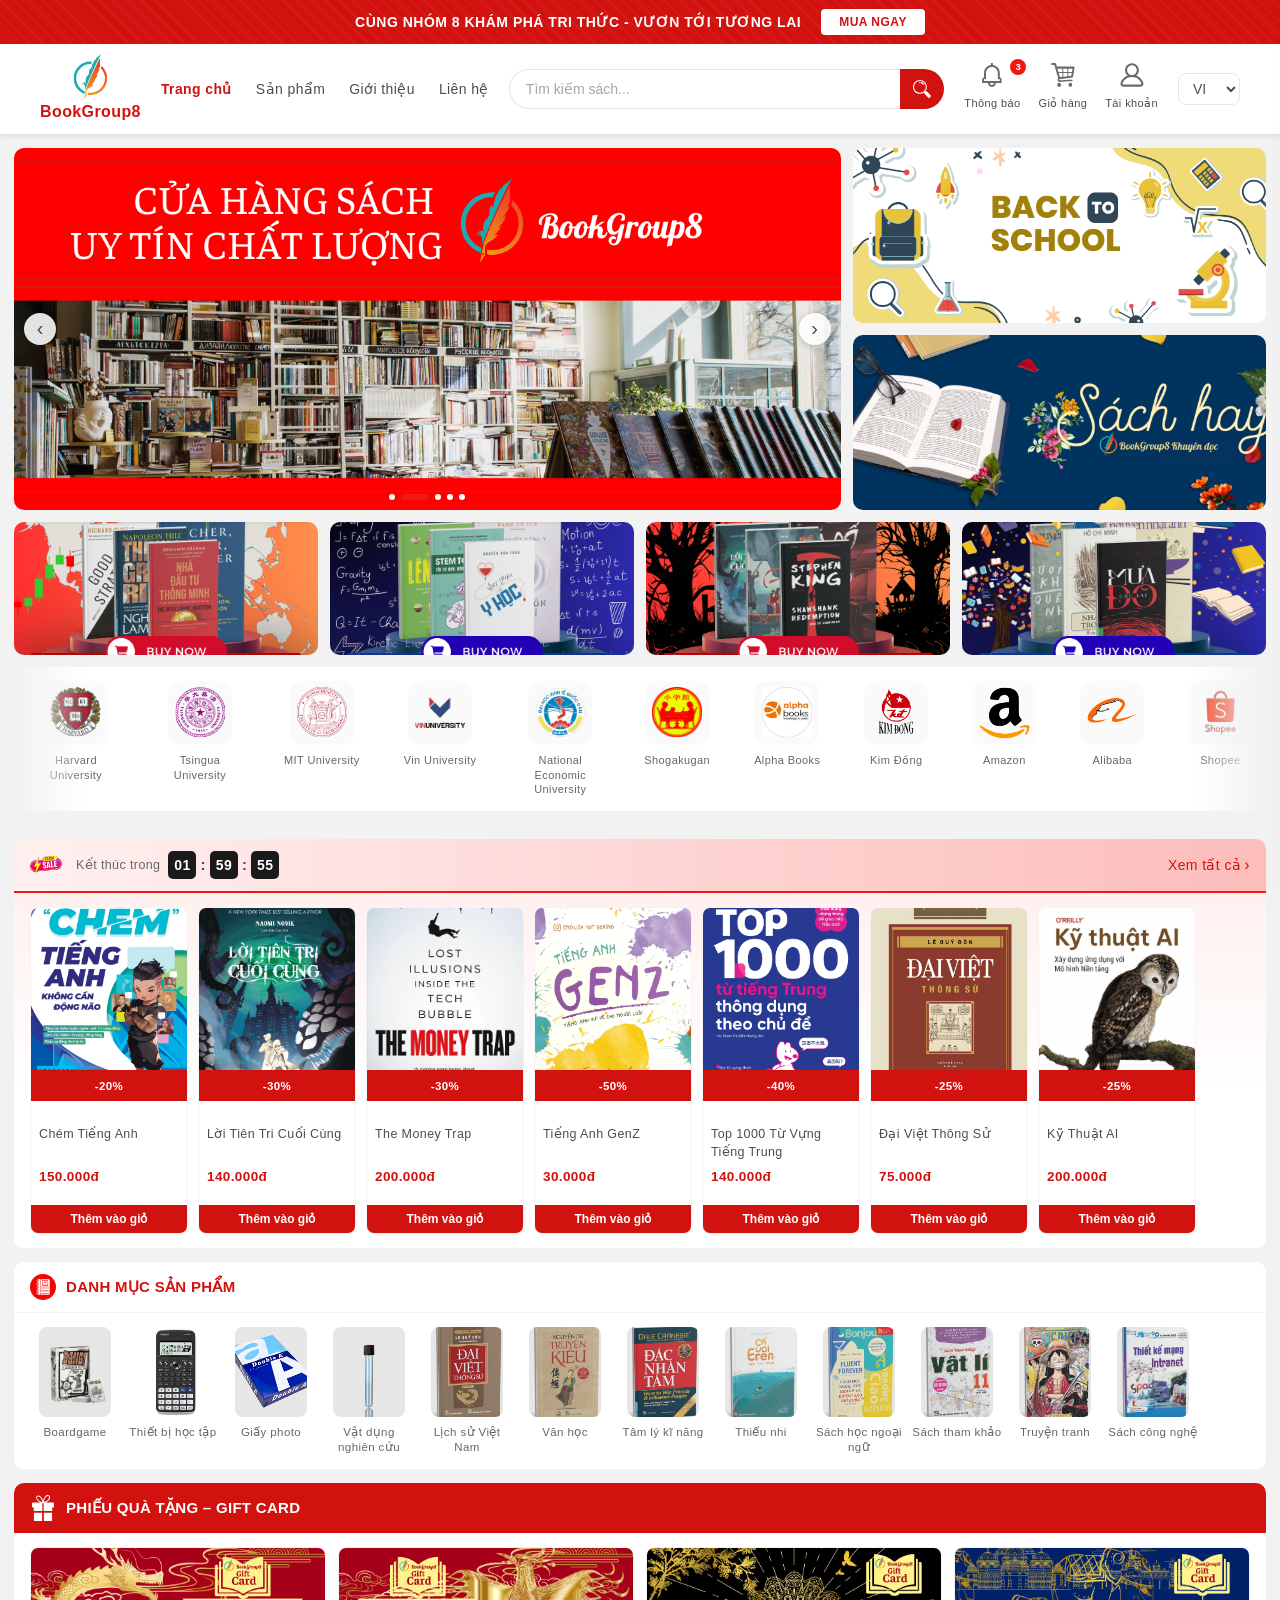
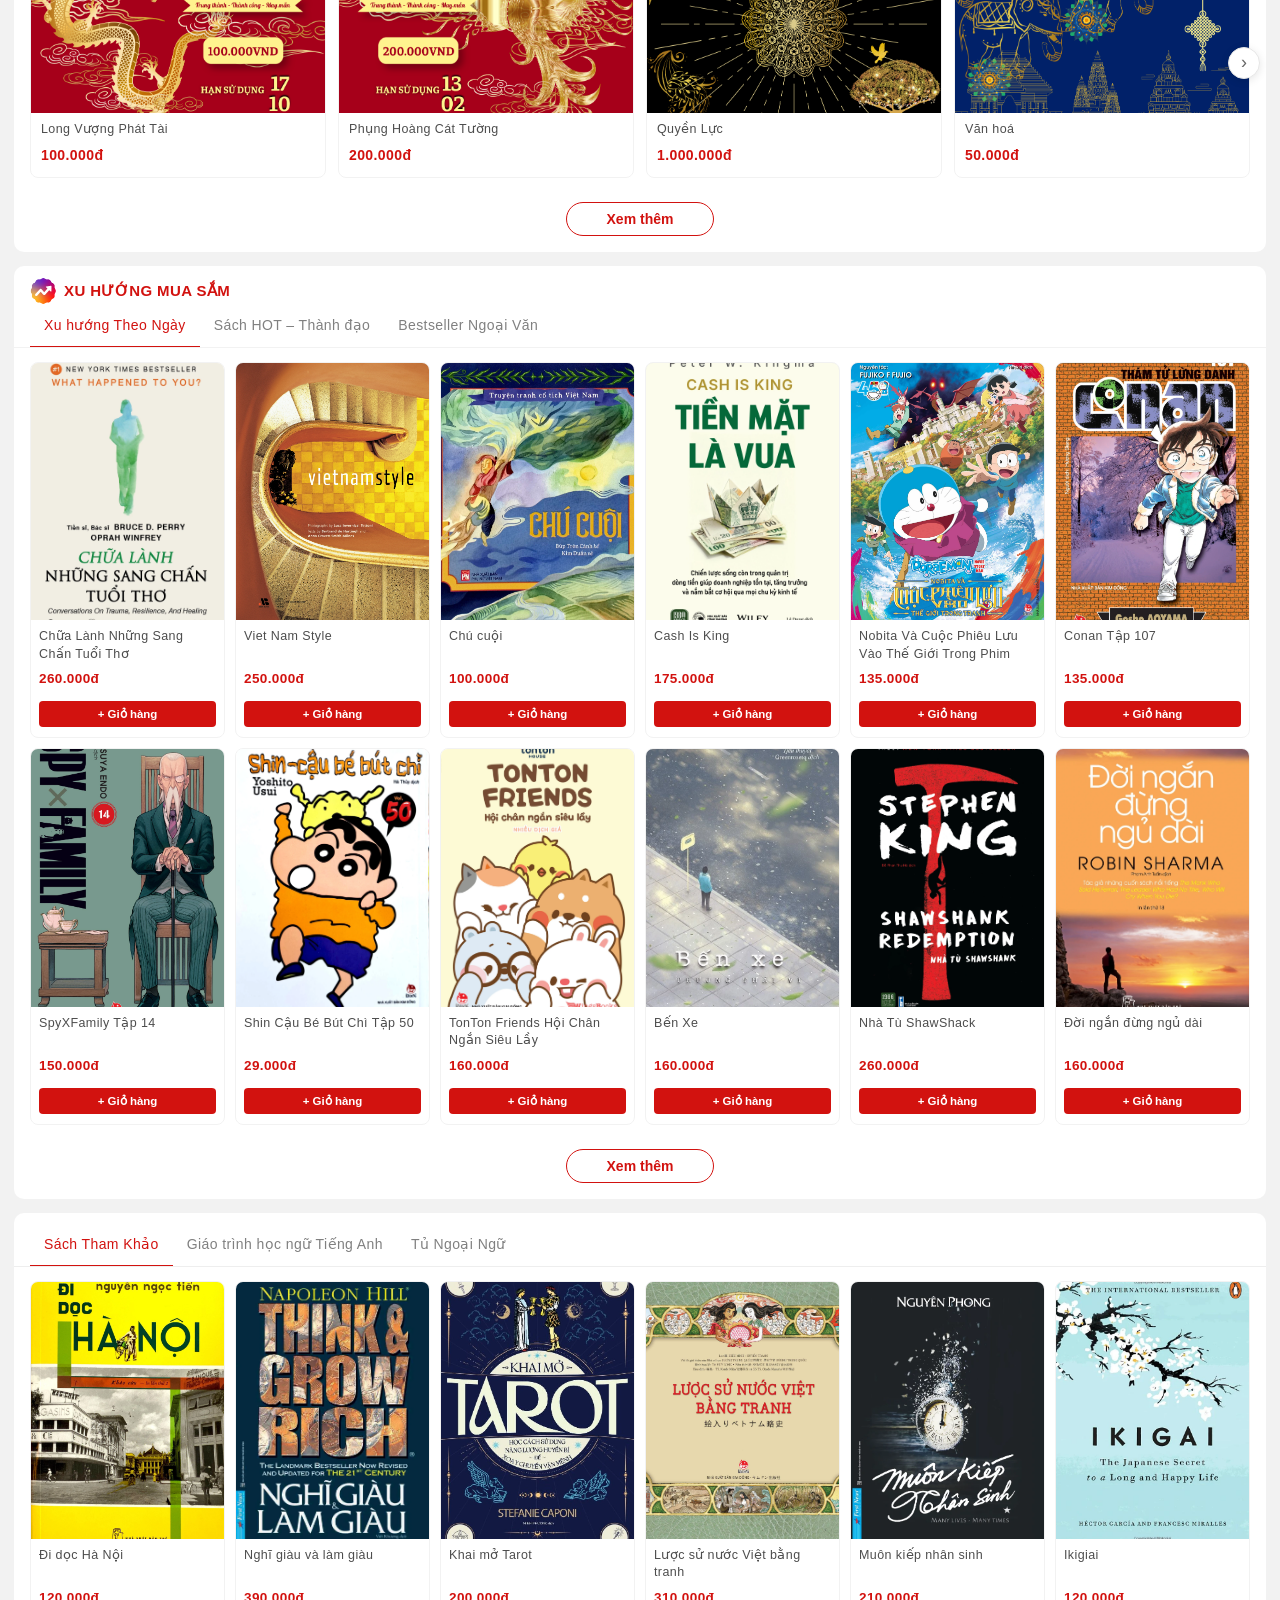
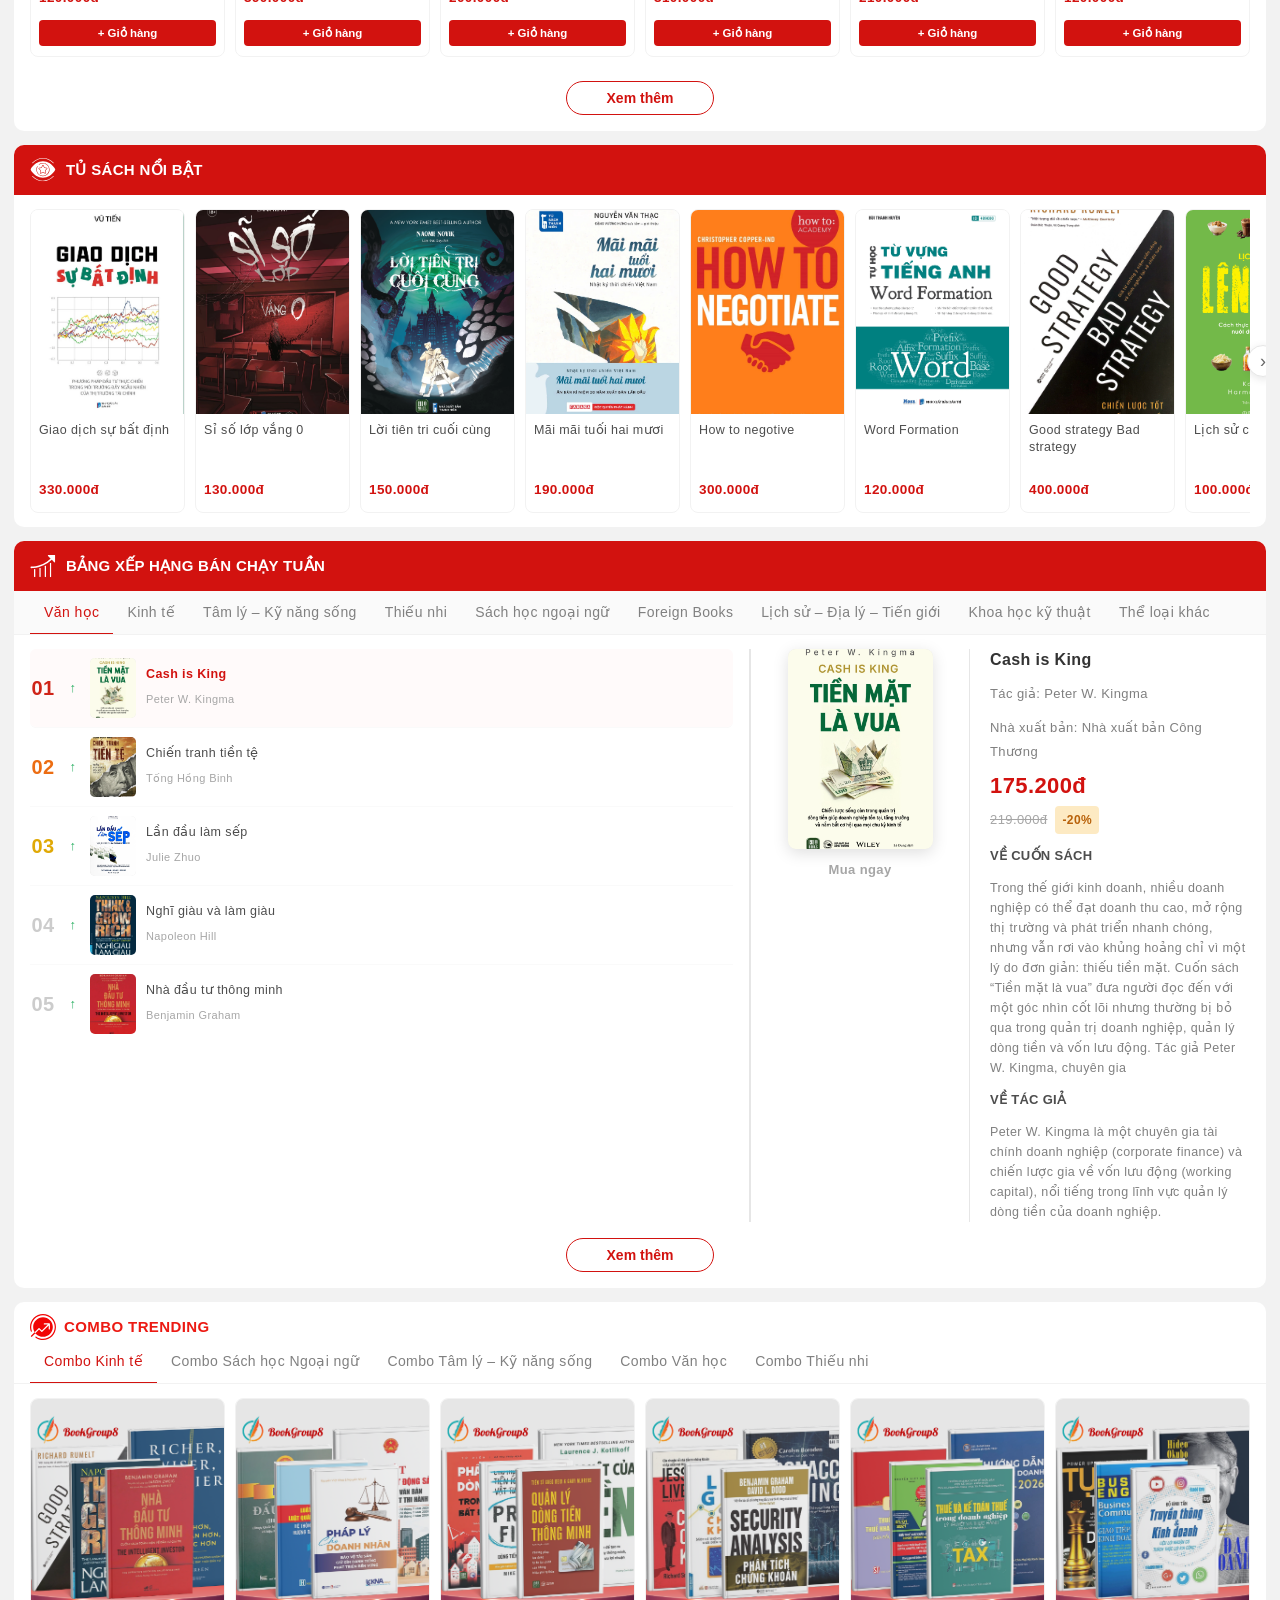
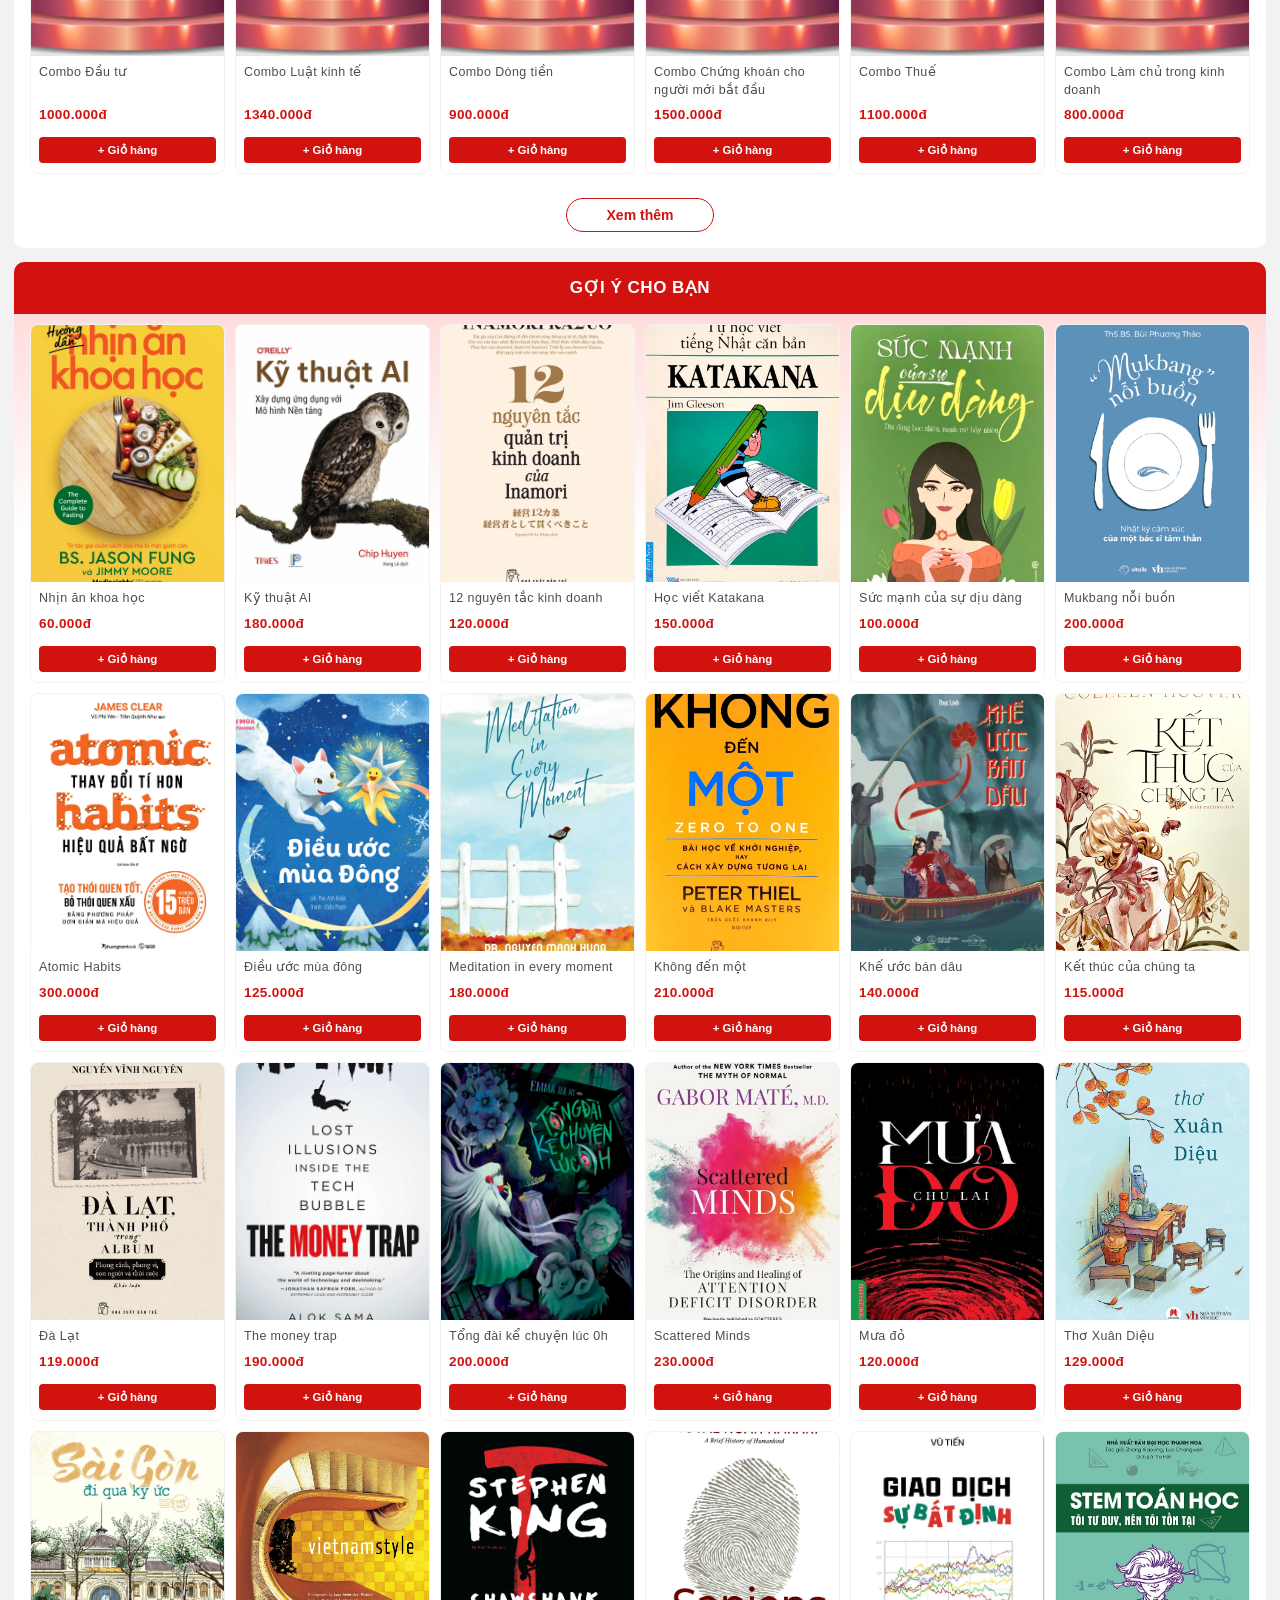
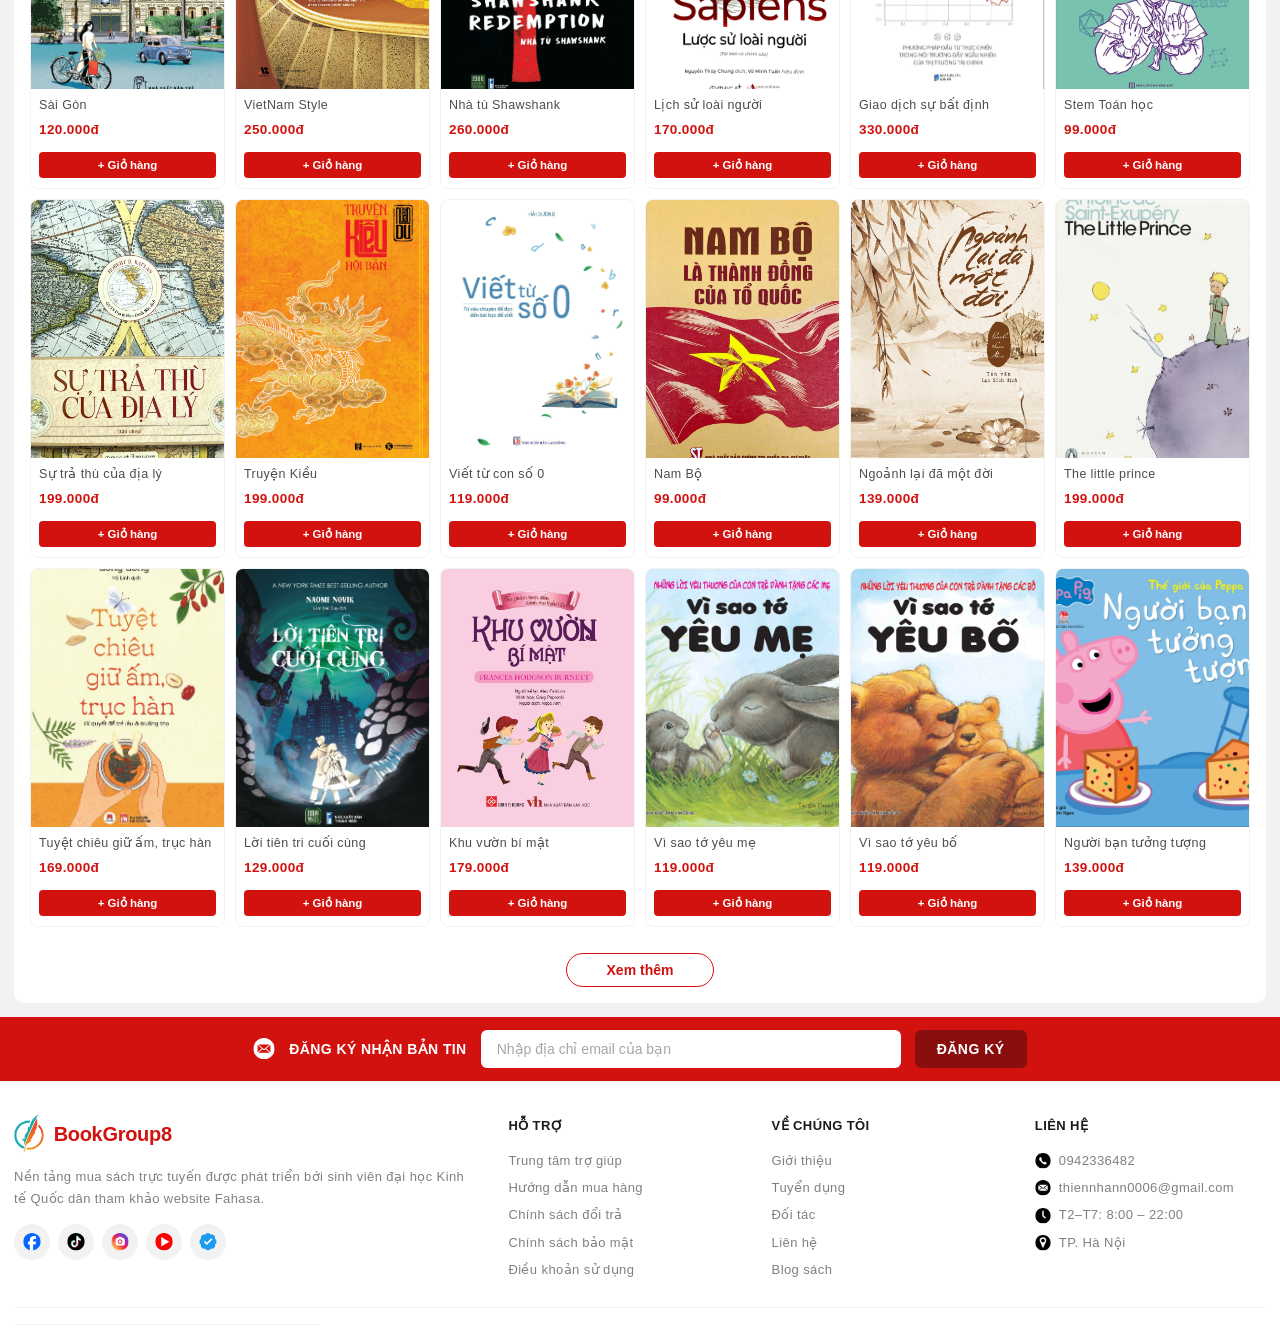
<file: index.html>
<!doctype html>
<html lang="vi">
  <head>
    <meta charset="UTF-8" />
    <meta name="viewport" content="width=device-width, initial-scale=1.0" />
    <title>BookGroup8.com</title>
    <link rel="stylesheet" href="CSS/themes.css" />
    <link rel="stylesheet" href="CSS/main.css" />
    <link rel="stylesheet" href="CSS/banner.css" />
    <link rel="stylesheet" href="CSS/header.css" />
    <link rel="stylesheet" href="CSS/footer.css" />
    <link rel="stylesheet" href="CSS/newsletter.css" />
    <link rel="stylesheet" href="CSS/default.css" />
    <link rel="stylesheet" href="CSS/responsive.css" />
    <script src="JAVASCRIPT/index.js"></script>
  </head>
  <body>
    <!--STICKY-->
    <div class="container__sticky">
      <div class="banner">
        <span class="banner__text"
          >CÙNG NHÓM 8 KHÁM PHÁ TRI THỨC - VƯƠN TỚI TƯƠNG LAI</span
        >
        <button class="banner__btn">MUA NGAY</button>
      </div>

      <header class="header">
        <div class="header__logo">
          <img src="asset/icon/header/logo.svg" alt="Logo" />
          <span>BookGroup8</span>
        </div>

        <nav class="header__nav">
          <ul>
            <li><a href="index.html">Trang chủ</a></li>
            <li><a href="sanpham.html">Sản phẩm</a></li>
            <li><a href="gioithieu.html">Giới thiệu</a></li>
            <li><a href="lienhe.html">Liên hệ</a></li>
          </ul>
        </nav>

        <div class="header__search">
          <input type="text" placeholder="Tìm kiếm sách..." />
          <button>
            <img
              src="asset/icon/header/Nut_tim_kiem_mau_trang.svg"
              alt="Icon tìm kiếm"
            />
          </button>
        </div>

        <nav class="header__quan-trong">
          <ul>
            <li>
              <img
                src="asset/icon/header/Chuong_Thong_bao.svg"
                alt="Icon thông báo"
              />
              <a href="#">Thông báo</a>
            </li>
            <li>
              <img src="asset/icon/header/Gio_hang.svg" alt="Icon giỏ hàng" />
              <a href="#">Giỏ hàng</a>
            </li>
            <li>
              <img src="asset/icon/header/Tai_khoan.svg" alt="Icon tài khoản" />
              <a href="#">Tài khoản</a>
            </li>
          </ul>
        </nav>

        <div class="header__countries">
          <select>
            <option value="vn">VI</option>
            <option value="en">EN</option>
            <option value="jp">JP</option>
          </select>
        </div>
      </header>
    </div>

    <!--MAIN CONTENT-->
    <main class="container">
      <div class="main">
        <div class="main__left">
          <div class="main__left--img">
            <img src="asset2/img/Phong/nen_chinh_1.png" alt="Primary Banner" />
          </div>
          <div class="main__left--img">
            <img src="asset2/img/Phong/nen_chinh_2.png" alt="Primary Banner" />
          </div>
          <div class="main__left--img">
            <img src="asset2/img/Phong/nen_chinh_3.png" alt="Primary Banner" />
          </div>
          <div class="main__left--img">
            <img src="asset2/img/Phong/nen_chinh_4.png" alt="Primary Banner" />
          </div>
          <div class="main__left--img">
            <img src="asset2/img/Phong/nen_chinh_5.png" alt="Primary Banner" />
          </div>
          <button class="main__left--prev">&#8249;</button>
          <button class="main__left--next">&#8250;</button>
          <div class="main__left--dots">
            <span class="dot active"></span>
            <span class="dot"></span>
            <span class="dot"></span>
            <span class="dot"></span>
            <span class="dot"></span>
          </div>
        </div>

        <div class="main__right">
          <div class="main__right--box">
            <img src="asset2/img/Phong/nen_phu_1.png" alt="Secondary Banner" />
          </div>
          <div class="main__right--box">
            <img src="asset2/img/Phong/nen_phu_2.png" alt="Secondary Banner" />
          </div>
        </div>

        <div class="main__cards">
          <div class="main__card--element">
            <img src="asset2/img/Phong/element_under_1.png" alt="card 1" />
          </div>
          <div class="main__card--element">
            <img src="asset2/img/Phong/element_under_3.png" alt="card 2" />
          </div>
          <div class="main__card--element">
            <img src="asset2/img/Phong/element_under_2.png" alt="card 3" />
          </div>
          <div class="main__card--element">
            <img src="asset2/img/Phong/element_under_4.png" alt="card 4" />
          </div>
        </div>

        <div class="main__theloai">
          <div class="main__theloai--element">
            <img src="asset2/img/Element_offers/Harvard.svg" alt="element 1" />
            <span>Harvard University</span>
          </div>
          <div class="main__theloai--element">
            <img src="asset2/img/Element_offers/Tsingua.svg" alt="element 2" />
            <span>Tsingua University</span>
          </div>
          <div class="main__theloai--element">
            <img src="asset2/img/Element_offers/Mit.svg" alt="element 3" />
            <span>MIT University</span>
          </div>
          <div class="main__theloai--element">
            <img src="asset2/img/Element_offers/Vin.svg" alt="element 4" />
            <span>Vin University</span>
          </div>

          <div class="main__theloai--element">
            <img src="asset2/img/Element_offers/NEU.svg" alt="element 6" />
            <span>National Economic University</span>
          </div>

          <div class="main__theloai--element">
            <img
              src="asset2/img/Element_offers/shogakugan.svg"
              alt="element 11"
            />
            <span>Shogakugan</span>
          </div>

          <div class="main__theloai--element">
            <img
              src="asset2/img/Element_offers/Alpha_Books.svg"
              alt="element 5"
            />
            <span>Alpha Books</span>
          </div>
          <div class="main__theloai--element">
            <img src="asset2/img/Element_offers/Kim_dong.svg" alt="element 7" />
            <span>Kim Đồng</span>
          </div>
          <div class="main__theloai--element">
            <img src="asset2/img/Element_offers/amazon.svg" alt="element 8" />
            <span>Amazon</span>
          </div>
          <div class="main__theloai--element">
            <img src="asset2/img/Element_offers/alibaba.svg" alt="element 9" />
            <span>Alibaba</span>
          </div>
          <div class="main__theloai--element">
            <img src="asset2/img/Element_offers/shopee.svg" alt="element 10" />
            <span>Shopee</span>
          </div>
        </div>
      </div>

      <!--FLASH SALE-->
      <div class="main__flashsale">
        <div class="main__flashsale--header">
          <div class="flashsale__header--icon">
            <img
              src="asset/icon/Icon_danh_muc/Flash_sale.svg"
              alt="Flash Sale Icon"
            />
          </div>
          <div class="flashsale__header--timer">
            <span>Kết thúc trong</span>
            <span>00</span><span class="sep">:</span><span>00</span
            ><span class="sep">:</span><span>00</span>
          </div>
          <a href="#">Xem tất cả</a>
        </div>
        <div class="main__flashsale--products">
          <div class="flashsale__product--element">
            <img
              src="assets2/img/Ngoaingu/NN_ChemTiengAnh.png"
              alt="Flash Sale 1"
            />
            <div class="product__element--sale">
              <span class="element__sale--percent">-20%</span>
            </div>
            <span class="product__element--name">Chém Tiếng Anh</span>
            <span class="product__element--price">150.000đ</span>
          </div>
          <div class="flashsale__product--element">
            <img
              src="assets2/img/Different_books/Kinh_di/KD_LoiTienTriCuoiCung.png"
              alt="Flash Sale 2"
            />
            <div class="product__element--sale">
              <span class="element__sale--percent">-30%</span>
            </div>
            <span class="product__element--name">Lời Tiên Tri Cuối Cùng</span>
            <span class="product__element--price">140.000đ</span>
          </div>
          <div class="flashsale__product--element">
            <img
              src="assets2/img/Foreign_books/FB_TheMoneyTrap.png"
              alt="Flash Sale 3"
            />
            <div class="product__element--sale">
              <span class="element__sale--percent">-30%</span>
            </div>
            <span class="product__element--name">The Money Trap</span>
            <span class="product__element--price">200.000đ</span>
          </div>
          <div class="flashsale__product--element">
            <img
              src="assets2/img/Ngoaingu/NN_TiengAnhGenZ.png"
              alt="Flash Sale 4"
            />
            <div class="product__element--sale">
              <span class="element__sale--percent">-50%</span>
            </div>
            <span class="product__element--name">Tiếng Anh GenZ</span>
            <span class="product__element--price">30.000đ</span>
          </div>
          <div class="flashsale__product--element">
            <img
              src="assets2/img/Ngoaingu/NN_Top1000TuTiengTrung.png"
              alt="Flash Sale 5"
            />
            <div class="product__element--sale">
              <span class="element__sale--percent">-40%</span>
            </div>
            <span class="product__element--name"
              >Top 1000 Từ Vựng Tiếng Trung</span
            >
            <span class="product__element--price">140.000đ</span>
          </div>
          <div class="flashsale__product--element">
            <img
              src="assets/img/Lichsu_Dialy_Tongiao/LSDLTG_DaiVietThongSu.png"
              alt="Flash Sale 6"
            />
            <div class="product__element--sale">
              <span class="element__sale--percent">-25%</span>
            </div>
            <span class="product__element--name">Đại Việt Thông Sử</span>
            <span class="product__element--price">75.000đ</span>
          </div>
          <div class="flashsale__product--element">
            <img
              src="assets/img/Khoahoc_Kythuat/KHKT_KyThuatAI.png"
              alt="Flash Sale 7"
            />
            <div class="product__element--sale">
              <span class="element__sale--percent">-25%</span>
            </div>
            <span class="product__element--name">Kỹ Thuật AI</span>
            <span class="product__element--price">200.000đ</span>
          </div>
        </div>
      </div>

      <!--DANH MỤC SẢN PHẨM-->
      <div class="main__danhmucsanpham">
        <div class="main__danhmucsanpham--header">
          <div class="danhmucsanpham__header--icon">
            <img
              src="asset/icon/Icon_danh_muc/Danh_muc_san_pham.svg"
              alt="Icon danh mục sản phẩm"
            />
          </div>
          <span class="danhmucsanpham__header--title">Danh mục sản phẩm</span>
        </div>
        <div class="main__danhmucsanpham--element">
          <div class="danhmucsanpham__element--grid">
            <div class="element__grid--item">
              <div class="element__grid--img">
                <img
                  src="asset2/img/Item_sanh_quan_trong/Board_game.png"
                  alt="Boardgame"
                />
              </div>
              <span>Boardgame</span>
            </div>
            <div class="element__grid--item">
              <div class="element__grid--img">
                <img
                  src="asset2/img/Item_sanh_quan_trong/Casio.png"
                  alt="Thiết bị học tập"
                />
              </div>
              <span>Thiết bị học tập</span>
            </div>
            <div class="element__grid--item">
              <div class="element__grid--img">
                <img
                  src="asset2/img/Item_sanh_quan_trong/Giay_A4.png"
                  alt="Giấy photo"
                />
              </div>
              <span>Giấy photo</span>
            </div>
            <div class="element__grid--item">
              <div class="element__grid--img">
                <img
                  src="asset2/img/Item_sanh_quan_trong/Ong_nghiem.png"
                  alt="Vật dụng nghiên cứu"
                />
              </div>
              <span>Vật dụng nghiên cứu</span>
            </div>
            <div class="element__grid--item">
              <div class="element__grid--img">
                <img
                  src="asset2/img/Item_sanh_quan_trong/Sach_lich_Su.png"
                  alt="Sách lịch sử"
                />
              </div>
              <span>Lịch sử Việt Nam</span>
            </div>
            <div class="element__grid--item">
              <div class="element__grid--img">
                <img
                  src="asset2/img/Item_sanh_quan_trong/Van_hoc.png"
                  alt="Văn học"
                />
              </div>
              <span>Văn học</span>
            </div>
            <div class="element__grid--item">
              <div class="element__grid--img">
                <img
                  src="asset2/img/Item_sanh_quan_trong/Tamly_kynang.png"
                  alt="Tâm lý kĩ năng"
                />
              </div>
              <span>Tâm lý kĩ năng</span>
            </div>
            <div class="element__grid--item">
              <div class="element__grid--img">
                <img
                  src="asset2/img/Item_sanh_quan_trong/Thieu_nhi.png"
                  alt="Thiếu nhi"
                />
              </div>
              <span>Thiếu nhi</span>
            </div>
            <div class="element__grid--item">
              <div class="element__grid--img">
                <img
                  src="asset2/img/Item_sanh_quan_trong/Sach_hoc_ngoai_ngu.png"
                  alt="Sách học ngoại ngữ"
                />
              </div>
              <span>Sách học ngoại ngữ</span>
            </div>
            <div class="element__grid--item">
              <div class="element__grid--img">
                <img
                  src="asset2/img/Item_sanh_quan_trong/Sach_tham_khao.png"
                  alt="Sách tham khảo"
                />
              </div>
              <span>Sách tham khảo</span>
            </div>
            <div class="element__grid--item">
              <div class="element__grid--img">
                <img
                  src="asset2/img/Item_sanh_quan_trong/Truyen_tranh.png"
                  alt="Truyện tranh"
                />
              </div>
              <span>Truyện tranh</span>
            </div>
            <div class="element__grid--item">
              <div class="element__grid--img">
                <img
                  src="asset2/img/Item_sanh_quan_trong/Sach_cong_nghe.png"
                  alt="Sách công nghệ"
                />
              </div>
              <span>Sách công nghệ</span>
            </div>
          </div>
        </div>
      </div>

      <!--PHIẾU QUÀ TẶNG / GIFT CARD-->
      <div class="main__giftcard">
        <div class="main__giftcard-header sec-head sec-head-red">
          <div class="giftcard__header--icon">
            <img
              src="asset/icon/Icon_danh_muc/Phieu_qua_tang.svg"
              alt="icon phiếu quà tặng"
            />
          </div>
          <span class="giftcard__header--title"
            >Phiếu Quà Tặng – Gift Card</span
          >
        </div>
        <div style="position: relative">
          <div class="giftcard__content--grid">
            <div class="giftcard__card">
              <div class="giftcard__card--img">
                <img
                  src="asset2/img/The_giam_gia/giam_gia_1.png"
                  alt="ảnh phiếu quà tặng"
                />
              </div>
              <div class="giftcard__info">
                <div class="giftcard__info--name">Long Vượng Phát Tài</div>
                <div class="giftcard__info--price">100.000đ</div>
              </div>
            </div>
            <div class="giftcard__card">
              <div class="giftcard__card--img">
                <img
                  src="asset2/img/The_giam_gia/giam_gia_2.png"
                  alt="ảnh phiếu quà tặng"
                />
              </div>
              <div class="giftcard__info">
                <div class="giftcard__info--name">Phụng Hoàng Cát Tường</div>
                <div class="giftcard__info--price">200.000đ</div>
              </div>
            </div>
            <div class="giftcard__card">
              <div class="giftcard__card--img">
                <img
                  src="asset2/img/The_giam_gia/giam_gia_3.png"
                  alt="ảnh phiếu quà tặng"
                />
              </div>
              <div class="giftcard__info">
                <div class="giftcard__info--name">Quyền Lực</div>
                <div class="giftcard__info--price">1.000.000đ</div>
              </div>
            </div>
            <div class="giftcard__card">
              <div class="giftcard__card--img">
                <img
                  src="asset2/img/The_giam_gia/giam_gia_4.png"
                  alt="ảnh phiếu quà tặng"
                />
              </div>
              <div class="giftcard__info">
                <div class="giftcard__info--name">Văn hoá</div>
                <div class="giftcard__info--price">50.000đ</div>
              </div>
            </div>
          </div>
          <button class="dieuhuong__btn" style="top: 50%; right: 6px">›</button>
        </div>
        <div class="dieuhuong__btn--morewrap">
          <button class="dieuhuong__btn--more">Xem thêm</button>
        </div>
      </div>

      <!--XU HƯỚNG MUA SẮM-->
      <div class="main__seccard">
        <div
          style="
            display: flex;
            align-items: center;
            gap: 8px;
            padding: 12px 16px 0;
          "
        >
          <div class="seccard__head--icon">
            <img
              src="asset/icon/Icon_danh_muc/Danh_muc_xu_huong.svg"
              alt="icon xu hướng"
            />
          </div>
          <span
            style="
              font-weight: 700;
              font-size: 15px;
              color: var(--p-600);
              text-transform: uppercase;
            "
            >Xu Hướng Mua Sắm</span
          >
        </div>
        <div class="seccard__tabs">
          <div class="tab active">Xu hướng Theo Ngày</div>
          <div class="tab">Sách HOT – Thành đạo</div>
          <div class="tab">Bestseller Ngoại Văn</div>
        </div>
        <div class="seccard__products">
          <div class="seccard__products--card">
            <div class="product__grid--img">
              <img
                src="assets/img/Tamly_Kynang/TLKNS_ChuaLanhNhungSangChanTuoiTho.png"
                alt="ảnh sản phẩm"
              />
            </div>

            <div class="product__grid--info">
              <div class="grid__info--name">
                Chữa Lành Những Sang Chấn Tuổi Thơ
              </div>
              <div class="grid__info--price">260.000đ</div>
            </div>
          </div>
          <div class="seccard__products--card">
            <div class="product__grid--img">
              <img
                src="assets2/img/Foreign_books/FB_vietnamstyle.png"
                alt="ảnh sản phẩm"
              />
            </div>
            <div class="product__grid--info">
              <div class="grid__info--name">Viet Nam Style</div>
              <div class="grid__info--price">250.000đ</div>
            </div>
          </div>
          <div class="seccard__products--card">
            <div class="product__grid--img">
              <img
                src="assets/img/Thieunhi/TN_ChuCuoi.png"
                alt="ảnh sản phẩm"
              />
            </div>
            <div class="product__grid--info">
              <div class="grid__info--name">Chú cuội</div>
              <div class="grid__info--price">100.000đ</div>
            </div>
          </div>
          <div class="seccard__products--card">
            <div class="product__grid--img">
              <img
                src="assets/img/Kinhte/KT_CashIsKing.png"
                alt="ảnh sản phẩm"
              />
            </div>
            <div class="product__grid--info">
              <div class="grid__info--name">Cash Is King</div>
              <div class="grid__info--price">175.000đ</div>
            </div>
          </div>
          <div class="seccard__products--card">
            <div class="product__grid--img">
              <img
                src="assets2/img/Different_books/Truyen_tranh/TT_Doraemon.png"
                alt="ảnh sản phẩm"
              />
            </div>
            <div class="product__grid--info">
              <div class="grid__info--name">
                Nobita Và Cuộc Phiêu Lưu Vào Thế Giới Trong Phim
              </div>
              <div class="grid__info--price">135.000đ</div>
            </div>
          </div>
          <div class="seccard__products--card">
            <div class="product__grid--img">
              <img
                src="assets2/img/Different_books/Truyen_tranh/TT_Conan107.png"
                alt="ảnh sản phẩm"
              />
            </div>
            <div class="product__grid--info">
              <div class="grid__info--name">Conan Tập 107</div>
              <div class="grid__info--price">135.000đ</div>
            </div>
          </div>
          <div class="seccard__products--card">
            <div class="product__grid--img">
              <img
                src="assets2/img/Different_books/Truyen_tranh/TT_SpyXFamily.png"
                alt="ảnh sản phẩm"
              />
            </div>
            <div class="product__grid--info">
              <div class="grid__info--name">SpyXFamily Tập 14</div>
              <div class="grid__info--price">150.000đ</div>
            </div>
          </div>
          <div class="seccard__products--card">
            <div class="product__grid--img">
              <img
                src="assets2/img/Different_books/Truyen_tranh/TT_Shin50.png"
                alt="ảnh sản phẩm"
              />
            </div>
            <div class="product__grid--info">
              <div class="grid__info--name">Shin Cậu Bé Bút Chì Tập 50</div>
              <div class="grid__info--price">29.000đ</div>
            </div>
          </div>
          <div class="seccard__products--card">
            <div class="product__grid--img">
              <img
                src="assets2/img/Different_books/Truyen_tranh/TT_TonTonFriends.png"
                alt="ảnh sản phẩm"
              />
            </div>
            <div class="product__grid--info">
              <div class="grid__info--name">
                TonTon Friends Hội Chân Ngắn Siêu Lầy
              </div>
              <div class="grid__info--price">160.000đ</div>
            </div>
          </div>
          <div class="seccard__products--card">
            <div class="product__grid--img">
              <img
                src="assets2/img/Different_books/Ngon_tinh/NT_BenXe.png"
                alt="ảnh sản phẩm"
              />
            </div>
            <div class="product__grid--info">
              <div class="grid__info--name">Bến Xe</div>
              <div class="grid__info--price">160.000đ</div>
            </div>
          </div>
          <div class="seccard__products--card">
            <div class="product__grid--img">
              <img
                src="assets2/img/Different_books/Kinh_di/KD_NhaTuShawshank.png"
                alt="ảnh sản phẩm"
              />
            </div>
            <div class="product__grid--info">
              <div class="grid__info--name">Nhà Tù ShawShack</div>
              <div class="grid__info--price">260.000đ</div>
            </div>
          </div>
          <div class="seccard__products--card">
            <div class="product__grid--img">
              <img
                src="assets/img/Tamly_Kynang/TLKNS_DoiNganDungNguDai.png"
                alt="ảnh sản phẩm"
              />
            </div>
            <div class="product__grid--info">
              <div class="grid__info--name">Đời ngắn đừng ngủ dài</div>
              <div class="grid__info--price">160.000đ</div>
            </div>
          </div>
        </div>
        <div class="dieuhuong__btn--morewrap">
          <button class="dieuhuong__btn--more">Xem thêm</button>
        </div>
      </div>

      <!--SÁCH NGOẠI NGỮ-->
      <div class="main__seccard">
        <div
          class="seccard__tabs"
          style="border-bottom: 1px solid #eee; padding-top: 10px"
        >
          <div class="tab active">Sách Tham Khảo</div>
          <div class="tab">Giáo trình học ngữ Tiếng Anh</div>
          <div class="tab">Tủ Ngoại Ngữ</div>
        </div>
        <div class="seccard__products">
          <div class="seccard__products--card">
            <div class="product__grid--img">
              <img
                src="assets2/img/Different_books/Ky_su/KS_DiDocHaNoi.png"
                alt="ảnh sản phẩm"
              />
            </div>
            <div class="product__grid--info">
              <div class="grid__info--name">Đi dọc Hà Nội</div>
              <div class="grid__info--price">120.000đ</div>
            </div>
          </div>
          <div class="seccard__products--card">
            <div class="product__grid--img">
              <img
                src="assets/img/Kinhte/KT_NghiGiauLamGiau.png"
                alt="ảnh sản phẩm"
              />
            </div>
            <div class="product__grid--info">
              <div class="grid__info--name">Nghĩ giàu và làm giàu</div>
              <div class="grid__info--price">390.000đ</div>
            </div>
          </div>
          <div class="seccard__products--card">
            <div class="product__grid--img">
              <img
                src="assets/img/Khoahoc_Kythuat/KHKT_Tarot.png"
                alt="ảnh sản phẩm"
              />
            </div>
            <div class="product__grid--info">
              <div class="grid__info--name">Khai mở Tarot</div>
              <div class="grid__info--price">200.000đ</div>
            </div>
          </div>
          <div class="seccard__products--card">
            <div class="product__grid--img">
              <img
                src="assets/img/Thieunhi/TN_LuocSuVNBangTranh.png"
                alt="ảnh sản phẩm"
              />
            </div>
            <div class="product__grid--info">
              <div class="grid__info--name">Lược sử nước Việt bằng tranh</div>
              <div class="grid__info--price">310.000đ</div>
            </div>
          </div>
          <div class="seccard__products--card">
            <div class="product__grid--img">
              <img
                src="assets/img/Lichsu_Dialy_Tongiao/LSDLTG_MuonKiepNhanSinh.png"
                alt="ảnh sản phẩm"
              />
            </div>
            <div class="product__grid--info">
              <div class="grid__info--name">Muôn kiếp nhân sinh</div>
              <div class="grid__info--price">210.000đ</div>
            </div>
          </div>
          <div class="seccard__products--card">
            <div class="product__grid--img">
              <img
                src="assets2/img/Foreign_books/FB_Ikigai.png"
                alt="ảnh sản phẩm"
              />
            </div>
            <div class="product__grid--info">
              <div class="grid__info--name">Ikigiai</div>
              <div class="grid__info--price">120.000đ</div>
            </div>
          </div>
        </div>
        <div class="dieuhuong__btn--morewrap">
          <button class="dieuhuong__btn--more">Xem thêm</button>
        </div>
      </div>

      <!--TỦ SÁCH NỔI BẬT-->
      <div class="main__seccard">
        <div class="seccard__header sec-head sec-head-red">
          <div class="seccard__header--icon">
            <img
              src="asset/icon/Icon_danh_muc/Noi_bat.svg"
              alt="icon tủ sách nổi bật"
            />
          </div>
          <span class="seccard__header--title">Tủ Sách Nổi Bật</span>
        </div>
        <div class="seccard__product" style="position: relative">
          <div class="seccard__product--grid">
            <div class="product__grid--card">
              <div class="product__grid--img">
                <img
                  src="assets/img/Kinhte/KT_GiaoDichSuBatDinh.png"
                  alt="ảnh sản phẩm"
                />
              </div>
              <div class="product__grid--info">
                <div class="grid__info--name">Giao dịch sự bất định</div>
                <div class="grid__info--price">330.000đ</div>
              </div>
            </div>
            <div class="product__grid--card">
              <div class="product__grid--img">
                <img
                  src="assets2/img/Different_books/Kinh_di/KD_SiSoLopVang0.png"
                  alt="ảnh sản phẩm"
                />
              </div>
              <div class="product__grid--info">
                <div class="grid__info--name">Sỉ số lớp vắng 0</div>
                <div class="grid__info--price">130.000đ</div>
              </div>
            </div>
            <div class="product__grid--card">
              <div class="product__grid--img">
                <img
                  src="assets2/img/Different_books/Kinh_di/KD_LoiTienTriCuoiCung.png"
                  alt="ảnh sản phẩm"
                />
              </div>
              <div class="product__grid--info">
                <div class="grid__info--name">Lời tiên tri cuối cùng</div>
                <div class="grid__info--price">150.000đ</div>
              </div>
            </div>
            <div class="product__grid--card">
              <div class="product__grid--img">
                <img
                  src="assets2/img/Different_books/Ky_su/KS_MaiMaiTuoi20.png"
                  alt="ảnh sản phẩm"
                />
              </div>
              <div class="product__grid--info">
                <div class="grid__info--name">Mãi mãi tuối hai mươi</div>
                <div class="grid__info--price">190.000đ</div>
              </div>
            </div>
            <div class="product__grid--card">
              <div class="product__grid--img">
                <img
                  src="assets2/img/Foreign_books/FB_HowToNegotiate.png"
                  alt="ảnh sản phẩm"
                />
              </div>
              <div class="product__grid--info">
                <div class="grid__info--name">How to negotive</div>
                <div class="grid__info--price">300.000đ</div>
              </div>
            </div>
            <div class="product__grid--card">
              <div class="product__grid--img">
                <img
                  src="assets2/img/Ngoaingu/NN_WordFormation.png"
                  alt="ảnh sản phẩm"
                />
              </div>
              <div class="product__grid--info">
                <div class="grid__info--name">Word Formation</div>
                <div class="grid__info--price">120.000đ</div>
              </div>
            </div>
            <div class="product__grid--card">
              <div class="product__grid--img">
                <img
                  src="assets/img/Kinhte/KT_GoodStrategyBadStrategy.png"
                  alt="ảnh sản phẩm"
                />
              </div>
              <div class="product__grid--info">
                <div class="grid__info--name">Good strategy Bad strategy</div>
                <div class="grid__info--price">400.000đ</div>
              </div>
            </div>
            <div class="product__grid--card">
              <div class="product__grid--img">
                <img
                  src="assets/img/Khoahoc_Kythuat/KHKT_LichSuCuaLenMen.png"
                  alt="ảnh sản phẩm"
                />
              </div>
              <div class="product__grid--info">
                <div class="grid__info--name">Lịch sử của lên men</div>
                <div class="grid__info--price">100.000đ</div>
              </div>
            </div>

            <div class="product__grid--card">
              <div class="product__grid--img">
                <img
                  src="assets2/img/Different_books/Ngon_tinh/NT_CaPheDoiMotNguoi.png"
                  alt="ảnh sản phẩm"
                />
              </div>
              <div class="product__grid--info">
                <div class="grid__info--name">Cà phê đợi mỗi người</div>
                <div class="grid__info--price">185.000đ</div>
              </div>
            </div>

            <div class="product__grid--card">
              <div class="product__grid--img">
                <img
                  src="assets2/img/Different_books/Truyen_tranh/TT_Doraemon.png"
                  alt="ảnh sản phẩm"
                />
              </div>
              <div class="product__grid--info">
                <div class="grid__info--name">
                  Nobita Và Cuộc Phiêu Lưu Vào Thế Giới Trong Phim
                </div>
                <div class="grid__info--price">135.000đ</div>
              </div>
            </div>
          </div>
          <button class="dieuhuong__btn" style="top: 50%; right: -13px">
            ›
          </button>
        </div>
      </div>

      <!--BẢNG XẾP HẠNG BÁN CHẠY TUẦN-->
      <div class="main__seccard">
        <div class="seccard__header sec-head sec-head-red">
          <div class="seccard__header--icon">
            <img
              src="asset/icon/Icon_danh_muc/BXH.svg"
              alt="icon bảng xếp hạng bán chạy"
            />
          </div>
          <span class="seccard__header--title"
            >Bảng xếp hạng bán chạy tuần</span
          >
        </div>
        <div class="seccard__tabs" style="background: #fafafa">
          <div class="tab active">Văn học</div>
          <div class="tab">Kinh tế</div>
          <div class="tab">Tâm lý – Kỹ năng sống</div>
          <div class="tab">Thiếu nhi</div>
          <div class="tab">Sách học ngoại ngữ</div>
          <div class="tab">Foreign Books</div>
          <div class="tab">Lịch sử – Địa lý – Tiến giới</div>
          <div class="tab">Khoa học kỹ thuật</div>
          <div class="tab">Thể loại khác</div>
        </div>

        <div class="seccard__ranking">
          <div class="seccard__ranking--list">
            <div class="ranking__list--item">
              <span class="list__item--num">01</span>
              <div class="list__item--arrow up">↑</div>
              <div class="list-item--img">
                <img src="assets/img/Kinhte/KT_CashIsKing.png" alt="sản phẩm" />
              </div>
              <div class="list__item--info">
                <div class="rank-name">Cash is King</div>
                <div class="rank-tag">Peter W. Kingma</div>
              </div>
            </div>
            <div class="ranking__list--item">
              <span class="list__item--num">02</span>
              <div class="list__item--arrow up">↑</div>
              <div class="list-item--img">
                <img
                  src="assets/img/Kinhte/KT_ChienTranhTienTe.png"
                  alt="sản phẩm"
                />
              </div>
              <div class="list__item--info">
                <div class="rank-name">Chiến tranh tiền tệ</div>
                <div class="rank-tag">Tống Hồng Binh</div>
              </div>
            </div>
            <div class="ranking__list--item">
              <span class="list__item--num">03</span>
              <div class="list__item--arrow up">↑</div>
              <div class="list-item--img">
                <img
                  src="assets/img/Kinhte/KT_LanDauLamSep.png"
                  alt="sản phẩm"
                />
              </div>
              <div class="list__item--info">
                <div class="rank-name">Lần đầu làm sếp</div>
                <div class="rank-tag">Julie Zhuo</div>
              </div>
            </div>
            <div class="ranking__list--item">
              <span class="list__item--num">04</span>
              <div class="list__item--arrow up">↑</div>
              <div class="list-item--img">
                <img
                  src="assets/img/Kinhte/KT_NghiGiauLamGiau.png"
                  alt="sản phẩm"
                />
              </div>
              <div class="list__item--info">
                <div class="rank-name">Nghĩ giàu và làm giàu</div>
                <div class="rank-tag">Napoleon Hill</div>
              </div>
            </div>
            <div class="ranking__list--item">
              <span class="list__item--num">05</span>
              <div class="list__item--arrow up">↑</div>
              <div class="list-item--img">
                <img
                  src="assets/img/Kinhte/KT_NhaDauTuThongMinh.png"
                  alt="sản phẩm"
                />
              </div>
              <div class="list__item--info">
                <div class="rank-name">Nhà đầu tư thông minh</div>
                <div class="rank-tag">Benjamin Graham</div>
              </div>
            </div>
          </div>

          <!-- Cột 2: Ảnh bìa lớn -->
          <div class="seccard__ranking--featured">
            <div class="ranking__featured--img">
              <img
                src="assets/img/Kinhte/KT_CashIsKing.png"
                alt="ảnh sản phẩm nổi bật"
              />
            </div>
            <div class="ranking__featured--info">
              <div class="featured__info--links">
                <a href="#muahang">Mua ngay</a>
              </div>
            </div>
          </div>

          <!-- Cột 3: Chi tiết sách -->
          <div class="ranking__featured--detail">
            <div class="ranking__detail--title">Cash is King</div>
            <div class="ranking__detail--author">Tác giả: Peter W. Kingma</div>
            <div class="ranking__detail--publisher">
              Nhà xuất bản: Nhà xuất bản Công Thương
            </div>
            <div class="ranking__detail--price-wrap">
              <span class="ranking__detail--price">175.200đ</span>
              <div
                style="
                  display: flex;
                  align-items: center;
                  gap: 8px;
                  margin-top: 4px;
                "
              >
                <span class="ranking__detail--price-old">219.000đ</span>
                <span class="ranking__detail--discount">-20%</span>
              </div>
            </div>
            <div class="ranking__detail--desc-title">Về cuốn sách</div>
            <div class="ranking__detail--desc">
              Trong thế giới kinh doanh, nhiều doanh nghiệp có thể đạt doanh thu
              cao, mở rộng thị trường và phát triển nhanh chóng, nhưng vẫn rơi
              vào khủng hoảng chỉ vì một lý do đơn giản: thiếu tiền mặt. Cuốn
              sách “Tiền mặt là vua” đưa người đọc đến với một góc nhìn cốt lõi
              nhưng thường bị bỏ qua trong quản trị doanh nghiệp, quản lý dòng
              tiền và vốn lưu động. Tác giả Peter W. Kingma, chuyên gia
            </div>
            <div class="ranking__detail--desc-title">Về tác giả</div>
            <div class="ranking__detail--desc">
              Peter W. Kingma là một chuyên gia tài chính doanh nghiệp
              (corporate finance) và chiến lược gia về vốn lưu động (working
              capital), nổi tiếng trong lĩnh vực quản lý dòng tiền của doanh
              nghiệp.
            </div>
          </div>
        </div>
        <div class="dieuhuong__btn--morewrap">
          <button class="dieuhuong__btn--more">Xem thêm</button>
        </div>
      </div>

      <!--COMBO TRENDING-->
      <div class="main__seccard">
        <div
          style="
            display: flex;
            align-items: center;
            gap: 8px;
            padding: 12px 16px 0;
          "
        >
          <div class="seccard__head--icon">
            <img
              src="asset/icon/Icon_danh_muc/Trend.svg"
              alt="icon combo trending"
            />
          </div>
          <span
            style="
              font-weight: 700;
              font-size: 15px;
              color: var(--p-500);
              text-transform: uppercase;
            "
            >Combo Trending</span
          >
        </div>
        <div class="seccard__tabs">
          <div class="tab active">Combo Kinh tế</div>
          <div class="tab">Combo Sách học Ngoại ngữ</div>
          <div class="tab">Combo Tâm lý – Kỹ năng sống</div>
          <div class="tab">Combo Văn học</div>
          <div class="tab">Combo Thiếu nhi</div>
        </div>
        <div class="seccard__products" style="position: relative">
          <div class="seccard__products--card">
            <div class="product__grid--img">
              <img src="asset2/img/Combo/combo_dautu.png" alt="ảnh sản phẩm" />
            </div>
            <div class="product__grid--info">
              <div class="grid__info--name">Combo Đầu tư</div>
              <div class="grid__info--price">1000.000đ</div>
            </div>
          </div>
          <div class="seccard__products--card">
            <div class="product__grid--img">
              <img src="asset2/img/Combo/combo_luat.png" alt="ảnh sản phẩm" />
            </div>
            <div class="product__grid--info">
              <div class="grid__info--name">Combo Luật kinh tế</div>
              <div class="grid__info--price">1340.000đ</div>
            </div>
          </div>
          <div class="seccard__products--card">
            <div class="product__grid--img">
              <img
                src="asset2/img/Combo/combo_dongtien.png"
                alt="ảnh sản phẩm"
              />
            </div>
            <div class="product__grid--info">
              <div class="grid__info--name">Combo Dòng tiền</div>
              <div class="grid__info--price">900.000đ</div>
            </div>
          </div>
          <div class="seccard__products--card">
            <div class="product__grid--img">
              <img
                src="asset2/img/Combo/combo_chungkhoan.png"
                alt="ảnh sản phẩm"
              />
            </div>
            <div class="product__grid--info">
              <div class="grid__info--name">
                Combo Chứng khoán cho người mới bắt đầu
              </div>
              <div class="grid__info--price">1500.000đ</div>
            </div>
          </div>
          <div class="seccard__products--card">
            <div class="product__grid--img">
              <img src="asset2/img/Combo/combo_thue.png" alt="ảnh sản phẩm" />
            </div>
            <div class="product__grid--info">
              <div class="grid__info--name">Combo Thuế</div>
              <div class="grid__info--price">1100.000đ</div>
            </div>
          </div>
          <div class="seccard__products--card">
            <div class="product__grid--img">
              <img
                src="asset2/img/Combo/combo_kinhdoanh.png"
                alt="ảnh sản phẩm"
              />
            </div>
            <div class="product__grid--info">
              <div class="grid__info--name">Combo Làm chủ trong kinh doanh</div>
              <div class="grid__info--price">800.000đ</div>
            </div>
          </div>
        </div>
        <div class="dieuhuong__btn--morewrap">
          <button class="dieuhuong__btn--more">Xem thêm</button>
        </div>
      </div>

      <!--GỢI Ý CHO BẠN-->
      <div class="main__goiy">
        <div class="main__goiy--header sec-head sec-head-red">
          <span class="goiy__header--title">Gợi ý cho bạn</span>
        </div>
        <div class="main__goiy--grid">
          <div class="goiy__product--card">
            <div class="product__grid--img">
              <img
                src="assets/img/Khoahoc_Kythuat/KHKT_NhinAnKhoaHoc.png"
                alt="ảnh sản phẩm"
              />
            </div>
            <div class="product__grid--info">
              <div class="grid__info--name">Nhịn ăn khoa học</div>
              <div class="grid__info--price">60.000đ</div>
            </div>
          </div>

          <div class="goiy__product--card">
            <div class="product__grid--img">
              <img
                src="assets/img/Khoahoc_Kythuat/KHKT_KyThuatAI.png"
                alt="ảnh sản phẩm"
              />
            </div>
            <div class="product__grid--info">
              <div class="grid__info--name">Kỹ thuật AI</div>
              <div class="grid__info--price">180.000đ</div>
            </div>
          </div>

          <div class="goiy__product--card">
            <div class="product__grid--img">
              <img
                src="assets/img/Kinhte/KT_12NguyenTacKinhDoanh.png"
                alt="ảnh sản phẩm"
              />
            </div>
            <div class="product__grid--info">
              <div class="grid__info--name">12 nguyên tắc kinh doanh</div>
              <div class="grid__info--price">120.000đ</div>
            </div>
          </div>

          <div class="goiy__product--card">
            <div class="product__grid--img">
              <img
                src="assets2/img/Ngoaingu/NN_HocVietKatakana.png"
                alt="ảnh sản phẩm"
              />
            </div>
            <div class="product__grid--info">
              <div class="grid__info--name">Học viết Katakana</div>
              <div class="grid__info--price">150.000đ</div>
            </div>
          </div>

          <div class="goiy__product--card">
            <div class="product__grid--img">
              <img
                src="assets/img/Tamly_Kynang/TLKNS_SucManhCuaSuDiuDang.png"
                alt="ảnh sản phẩm"
              />
            </div>
            <div class="product__grid--info">
              <div class="grid__info--name">Sức mạnh của sự dịu dàng</div>
              <div class="grid__info--price">100.000đ</div>
            </div>
          </div>

          <div class="goiy__product--card">
            <div class="product__grid--img">
              <img
                src="assets/img/Tamly_Kynang/TLKNS_MukbangNoiBuon.png"
                alt="ảnh sản phẩm"
              />
            </div>
            <div class="product__grid--info">
              <div class="grid__info--name">Mukbang nỗi buồn</div>
              <div class="grid__info--price">200.000đ</div>
            </div>
          </div>

          <div class="goiy__product--card">
            <div class="product__grid--img">
              <img
                src="assets/img/Tamly_Kynang/TLKNS_AtomicHabits.png"
                alt="ảnh sản phẩm"
              />
            </div>
            <div class="product__grid--info">
              <div class="grid__info--name">Atomic Habits</div>
              <div class="grid__info--price">300.000đ</div>
            </div>
          </div>

          <div class="goiy__product--card">
            <div class="product__grid--img">
              <img
                src="assets/img/Thieunhi/TN_DieuUocMuaDong.png"
                alt="ảnh sản phẩm"
              />
            </div>
            <div class="product__grid--info">
              <div class="grid__info--name">Điều ước mùa đông</div>
              <div class="grid__info--price">125.000đ</div>
            </div>
          </div>

          <div class="goiy__product--card">
            <div class="product__grid--img">
              <img
                src="assets2/img/Foreign_books/FB_MeditationInEveryMoment.png"
                alt="ảnh sản phẩm"
              />
            </div>
            <div class="product__grid--info">
              <div class="grid__info--name">Meditation in every moment</div>
              <div class="grid__info--price">180.000đ</div>
            </div>
          </div>

          <div class="goiy__product--card">
            <div class="product__grid--img">
              <img
                src="assets/img/Kinhte/KT_KhongDenMot.png"
                alt="ảnh sản phẩm"
              />
            </div>
            <div class="product__grid--info">
              <div class="grid__info--name">Không đến một</div>
              <div class="grid__info--price">210.000đ</div>
            </div>
          </div>

          <div class="goiy__product--card">
            <div class="product__grid--img">
              <img
                src="assets2/img/Different_books/Kinh_di/KD_KeUocBanDau.png"
                alt="ảnh sản phẩm"
              />
            </div>
            <div class="product__grid--info">
              <div class="grid__info--name">Khế ước bán dâu</div>
              <div class="grid__info--price">140.000đ</div>
            </div>
          </div>

          <div class="goiy__product--card">
            <div class="product__grid--img">
              <img
                src="assets2/img/Different_books/Ngon_tinh/NT_KetThucCuaChungTa.png"
                alt="ảnh sản phẩm"
              />
            </div>
            <div class="product__grid--info">
              <div class="grid__info--name">Kết thúc của chúng ta</div>
              <div class="grid__info--price">115.000đ</div>
            </div>
          </div>

          <div class="goiy__product--card">
            <div class="product__grid--img">
              <img
                src="assets2/img/Different_books/Ky_su/KS_DaLat.png"
                alt="ảnh sản phẩm"
              />
            </div>
            <div class="product__grid--info">
              <div class="grid__info--name">Đà Lạt</div>
              <div class="grid__info--price">119.000đ</div>
            </div>
          </div>

          <div class="goiy__product--card">
            <div class="product__grid--img">
              <img
                src="assets2/img/Foreign_books/FB_TheMoneyTrap.png"
                alt="ảnh sản phẩm"
              />
            </div>
            <div class="product__grid--info">
              <div class="grid__info--name">The money trap</div>
              <div class="grid__info--price">190.000đ</div>
            </div>
          </div>

          <div class="goiy__product--card">
            <div class="product__grid--img">
              <img
                src="assets2/img/Different_books/Kinh_di/KD_TongDaiKeChuyenLuc0h.png"
                alt="ảnh sản phẩm"
              />
            </div>
            <div class="product__grid--info">
              <div class="grid__info--name">Tổng đài kể chuyện lúc 0h</div>
              <div class="grid__info--price">200.000đ</div>
            </div>
          </div>

          <div class="goiy__product--card">
            <div class="product__grid--img">
              <img
                src="assets2/img/Foreign_books/FB_scatteredMinds.png"
                alt="ảnh sản phẩm"
              />
            </div>
            <div class="product__grid--info">
              <div class="grid__info--name">Scattered Minds</div>
              <div class="grid__info--price">230.000đ</div>
            </div>
          </div>

          <div class="goiy__product--card">
            <div class="product__grid--img">
              <img src="assets/img/Vanhoc/VH_MuaDo.png" alt="ảnh sản phẩm" />
            </div>
            <div class="product__grid--info">
              <div class="grid__info--name">Mưa đỏ</div>
              <div class="grid__info--price">120.000đ</div>
            </div>
          </div>

          <div class="goiy__product--card">
            <div class="product__grid--img">
              <img
                src="assets/img/Vanhoc/VH_ThoXuanDieu.png"
                alt="ảnh sản phẩm"
              />
            </div>
            <div class="product__grid--info">
              <div class="grid__info--name">Thơ Xuân Diệu</div>
              <div class="grid__info--price">129.000đ</div>
            </div>
          </div>

          <div class="goiy__product--card">
            <div class="product__grid--img">
              <img
                src="assets2/img/Different_books/Ky_su/KS_SaiGon.png"
                alt="ảnh sản phẩm"
              />
            </div>
            <div class="product__grid--info">
              <div class="grid__info--name">Sài Gòn</div>
              <div class="grid__info--price">120.000đ</div>
            </div>
          </div>

          <div class="goiy__product--card">
            <div class="product__grid--img">
              <img
                src="assets2/img/Foreign_books/FB_vietnamstyle.png"
                alt="ảnh sản phẩm"
              />
            </div>
            <div class="product__grid--info">
              <div class="grid__info--name">VietNam Style</div>
              <div class="grid__info--price">250.000đ</div>
            </div>
          </div>

          <div class="goiy__product--card">
            <div class="product__grid--img">
              <img
                src="assets2/img/Different_books/Kinh_di/KD_NhaTuShawshank.png"
                alt="ảnh sản phẩm"
              />
            </div>
            <div class="product__grid--info">
              <div class="grid__info--name">Nhà tù Shawshank</div>
              <div class="grid__info--price">260.000đ</div>
            </div>
          </div>

          <div class="goiy__product--card">
            <div class="product__grid--img">
              <img
                src="assets/img/Lichsu_Dialy_Tongiao/LSDLTG_LuocSuLoaiNguoi.png"
                alt="ảnh sản phẩm"
              />
            </div>
            <div class="product__grid--info">
              <div class="grid__info--name">Lịch sử loài người</div>
              <div class="grid__info--price">170.000đ</div>
            </div>
          </div>

          <div class="goiy__product--card">
            <div class="product__grid--img">
              <img
                src="assets/img/Kinhte/KT_GiaoDichSuBatDinh.png"
                alt="ảnh sản phẩm"
              />
            </div>
            <div class="product__grid--info">
              <div class="grid__info--name">Giao dịch sự bất định</div>
              <div class="grid__info--price">330.000đ</div>
            </div>
          </div>

          <div class="goiy__product--card">
            <div class="product__grid--img">
              <img
                src="assets/img/Khoahoc_Kythuat/KHKT_StemToanHoc.png"
                alt="ảnh sản phẩm"
              />
            </div>
            <div class="product__grid--info">
              <div class="grid__info--name">Stem Toán học</div>
              <div class="grid__info--price">99.000đ</div>
            </div>
          </div>

          <div class="goiy__product--card">
            <div class="product__grid--img">
              <img
                src="assets/img/Lichsu_Dialy_Tongiao/LSDLTG_SuTraThuCuaDiaLy.png"
                alt="ảnh sản phẩm"
              />
            </div>
            <div class="product__grid--info">
              <div class="grid__info--name">Sự trả thù của địa lý</div>
              <div class="grid__info--price">199.000đ</div>
            </div>
          </div>

          <div class="goiy__product--card">
            <div class="product__grid--img">
              <img
                src="assets/img/Vanhoc/VH_TruyenKieu.png"
                alt="ảnh sản phẩm"
              />
            </div>
            <div class="product__grid--info">
              <div class="grid__info--name">Truyện Kiều</div>
              <div class="grid__info--price">199.000đ</div>
            </div>
          </div>
          <div class="goiy__product--card">
            <div class="product__grid--img">
              <img
                src="assets/img/Tamly_Kynang/TLKNS_VietTuConSo0.png"
                alt="ảnh sản phẩm"
              />
            </div>
            <div class="product__grid--info">
              <div class="grid__info--name">Viết từ con số 0</div>
              <div class="grid__info--price">119.000đ</div>
            </div>
          </div>
          <div class="goiy__product--card">
            <div class="product__grid--img">
              <img
                src="assets/img/Lichsu_Dialy_Tongiao/LSDLTG_NamBo.png"
                alt="ảnh sản phẩm"
              />
            </div>
            <div class="product__grid--info">
              <div class="grid__info--name">Nam Bộ</div>
              <div class="grid__info--price">99.000đ</div>
            </div>
          </div>
          <div class="goiy__product--card">
            <div class="product__grid--img">
              <img
                src="assets2/img/Different_books/Ngon_tinh/NT_NgoanhLaiDa1Doi.png"
                alt="ảnh sản phẩm"
              />
            </div>
            <div class="product__grid--info">
              <div class="grid__info--name">Ngoảnh lại đã một đời</div>
              <div class="grid__info--price">139.000đ</div>
            </div>
          </div>
          <div class="goiy__product--card">
            <div class="product__grid--img">
              <img
                src="assets2/img/Foreign_books/FB_TheLittlePrince.png"
                alt="ảnh sản phẩm"
              />
            </div>
            <div class="product__grid--info">
              <div class="grid__info--name">The little prince</div>
              <div class="grid__info--price">199.000đ</div>
            </div>
          </div>
          <div class="goiy__product--card">
            <div class="product__grid--img">
              <img
                src="assets/img/Khoahoc_Kythuat/KHKT_GiuAmTrucHan.png"
                alt="ảnh sản phẩm"
              />
            </div>
            <div class="product__grid--info">
              <div class="grid__info--name">Tuyệt chiêu giữ ấm, trục hàn</div>
              <div class="grid__info--price">169.000đ</div>
            </div>
          </div>
          <div class="goiy__product--card">
            <div class="product__grid--img">
              <img
                src="assets2/img/Different_books/Kinh_di/KD_LoiTienTriCuoiCung.png"
                alt="ảnh sản phẩm"
              />
            </div>
            <div class="product__grid--info">
              <div class="grid__info--name">Lời tiên tri cuối cùng</div>
              <div class="grid__info--price">129.000đ</div>
            </div>
          </div>
          <div class="goiy__product--card">
            <div class="product__grid--img">
              <img
                src="assets/img/Thieunhi/TN_KhuVuonBiMat.png"
                alt="ảnh sản phẩm"
              />
            </div>
            <div class="product__grid--info">
              <div class="grid__info--name">Khu vườn bí mật</div>
              <div class="grid__info--price">179.000đ</div>
            </div>
          </div>
          <div class="goiy__product--card">
            <div class="product__grid--img">
              <img
                src="assets/img/Thieunhi/TN_ViSaoToYeuMe.png"
                alt="ảnh sản phẩm"
              />
            </div>
            <div class="product__grid--info">
              <div class="grid__info--name">Vì sao tớ yêu mẹ</div>
              <div class="grid__info--price">119.000đ</div>
            </div>
          </div>
          <div class="goiy__product--card">
            <div class="product__grid--img">
              <img
                src="assets/img/Thieunhi/TN_ViSaoToYeuBo.png"
                alt="ảnh sản phẩm"
              />
            </div>
            <div class="product__grid--info">
              <div class="grid__info--name">Vì sao tớ yêu bố</div>
              <div class="grid__info--price">119.000đ</div>
            </div>
          </div>
          <div class="goiy__product--card">
            <div class="product__grid--img">
              <img
                src="assets/img/Thieunhi/TN_NguoiBanTuongTuong.png"
                alt="ảnh sản phẩm"
              />
            </div>
            <div class="product__grid--info">
              <div class="grid__info--name">Người bạn tưởng tượng</div>
              <div class="grid__info--price">139.000đ</div>
            </div>
          </div>
        </div>
        <div class="dieuhuong__btn--morewrap">
          <button class="dieuhuong__btn--more">Xem thêm</button>
        </div>
      </div>
    </main>

    <!--NEWSLETTER-->
    <div class="newsletter">
      <span class="newsletter-icon">
        <img src="asset/icon/footer/email_icon.svg" alt="icon newsletter" />
      </span>
      <span class="newsletter-label">ĐĂNG KÝ NHẬN BẢN TIN</span>
      <input
        class="newsletter-input"
        type="email"
        placeholder="Nhập địa chỉ email của bạn"
      />
      <button class="newsletter-btn">ĐĂNG KÝ</button>
    </div>

    <!-- FOOTER -->
    <footer class="footer">
      <div class="footer__inner">
        <div class="footer__inner--grid">
          <div>
            <div class="footer__inner--logo">
              <img src="asset/icon/header/logo.svg" alt="logo BookGroup8" />
              <span class="footer-logo-text">BookGroup8</span>
            </div>
            <p class="footer__inner--desc">
              Nền tảng mua sách trực tuyến được phát triển bới sinh viên đại học
              Kinh tế Quốc dân tham khảo website Fahasa.
            </p>
            <div class="footer__inner--social" style="margin-top: 14px">
              <div class="footer__inner--social-btn">
                <a href="https://www.facebook.com/" target="_blank"
                  ><img
                    src="asset/icon/footer/facebook_icon.svg"
                    alt="Facebook"
                /></a>
              </div>
              <div class="footer__inner--social-btn">
                <a href="https://www.tiktok.com/" target="_blank"
                  ><img src="asset/icon/footer/tiktok_icon.svg" alt="TikTok"
                /></a>
              </div>
              <div class="footer__inner--social-btn">
                <a href="https://www.instagram.com/" target="_blank"
                  ><img
                    src="asset/icon/footer/instagram_icon.svg"
                    alt="Instagram"
                /></a>
              </div>
              <div class="footer__inner--social-btn">
                <a href="https://www.youtube.com/" target="_blank"
                  ><img src="asset/icon/footer/youtube_icon.svg" alt="YouTube"
                /></a>
              </div>
              <div class="footer__inner--social-btn">
                <a href="https://twitter.com/" target="_blank"
                  ><img src="asset/icon/footer/twitter_icon.svg" alt="Twitter"
                /></a>
              </div>
            </div>
          </div>

          <div>
            <div class="footer__inner--col-title">Hỗ trợ</div>
            <div class="footer__inner--links">
              <a href="#">Trung tâm trợ giúp</a>
              <a href="#">Hướng dẫn mua hàng</a>
              <a href="#">Chính sách đổi trả</a>
              <a href="#">Chính sách bảo mật</a>
              <a href="#">Điều khoản sử dụng</a>
            </div>
          </div>

          <div>
            <div class="footer__inner--col-title">Về chúng tôi</div>
            <div class="footer__inner--links">
              <a href="#">Giới thiệu</a>
              <a href="#">Tuyển dụng</a>
              <a href="#">Đối tác</a>
              <a href="#">Liên hệ</a>
              <a href="#">Blog sách</a>
            </div>
          </div>

          <div>
            <div class="footer__inner--col-title">Liên hệ</div>
            <div class="footer__inner--links">
              <a href="#"
                ><img src="asset/icon/footer/phone_number_icon.svg" alt="" />
                0942336482</a
              >
              <a href="#"
                ><img src="asset/icon/footer/email_icon.svg" alt="" />
                thiennhann0006@gmail.com</a
              >
              <a href="#"
                ><img src="asset/icon/footer/time_icon.svg" alt="" /> T2–T7:
                8:00 – 22:00</a
              >
              <a href="#"
                ><img src="asset/icon/footer/address_icon.svg" alt="" /> TP. Hà
                Nội</a
              >
            </div>
          </div>
        </div>

        <div class="footer__inner--bottom">
          <span class="footer__inner--bottom inner__bottom--copy"
            >© 2026 BookGroup8. Bản quyền thuộc về Nhóm 8.</span
          >
          <div style="display: flex; gap: 16px">
            <a href="#" style="font-size: 12px; color: #aaa"
              >Chính sách bảo mật</a
            >
            <a href="#" style="font-size: 12px; color: #aaa">Điều khoản</a>
            <a href="#" style="font-size: 12px; color: #aaa">Sitemap</a>
          </div>
        </div>
      </div>
    </footer>
  </body>
</html>
</file>
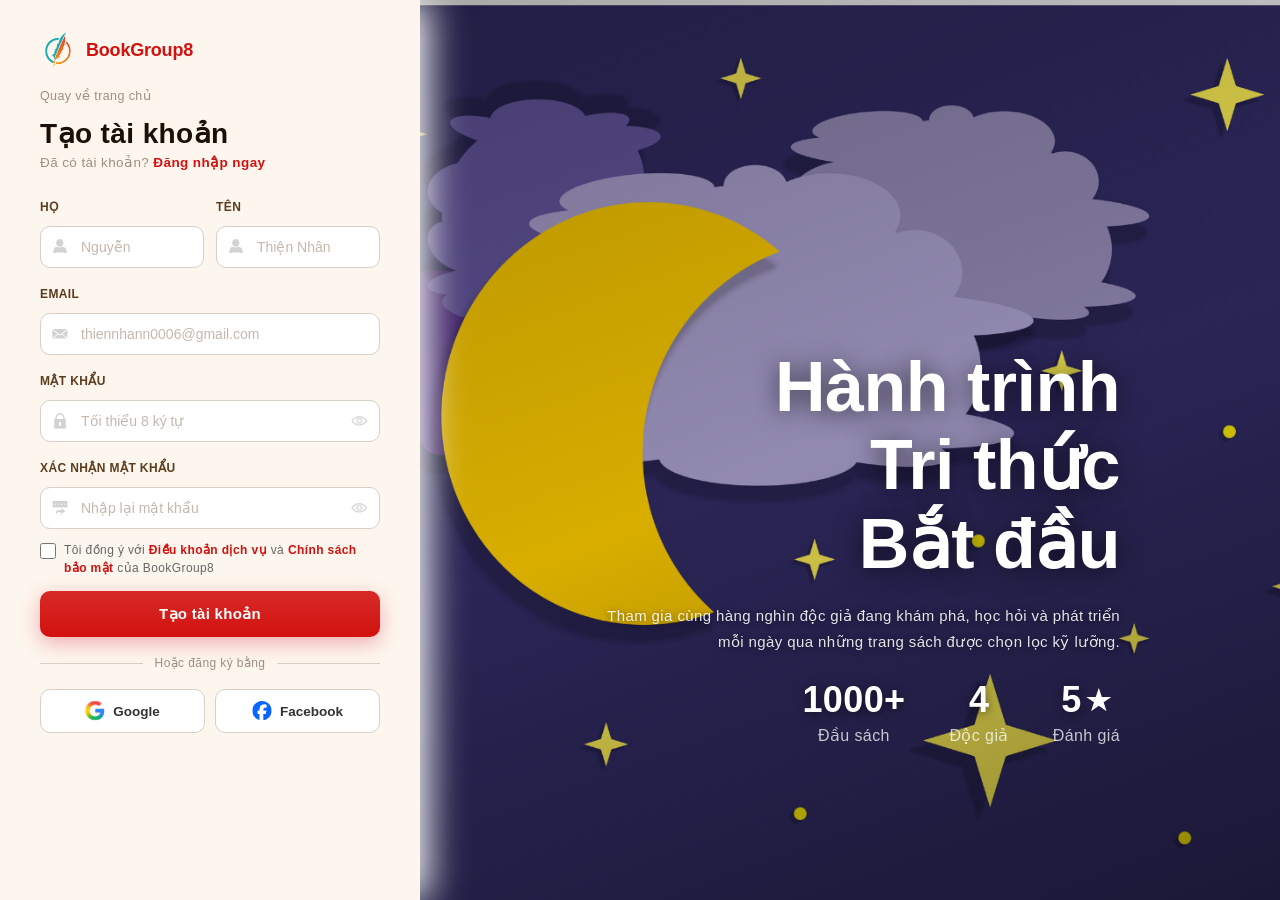
<file: dangky.html>
<!doctype html>
<html lang="vi">
  <head>
    <meta charset="UTF-8" />
    <meta name="viewport" content="width=device-width, initial-scale=1.0" />
    <title>Đăng ký - BookGroup8</title>
    <link rel="stylesheet" href="CSS/themes.css" />
    <link rel="stylesheet" href="CSS/dangky.css" />
    <link rel="stylesheet" href="CSS/default.css" />
    <script src="JAVASCRIPT/dangky.js"></script>
  </head>
  <body>
    <div class="container__signin">
      <div class="container__signin--left">
        <a href="index.html" class="signin__left--logo">
          <div class="logo-icon">
            <img src="asset/icon/login/logo.svg" alt="logo web" />
          </div>
          <span class="logo-text">BookGroup8</span>
        </a>

        <a href="index.html" class="signin__left--back"> Quay về trang chủ </a>
        <h1>Tạo tài khoản</h1>
        <p>Đã có tài khoản? <a href="dangnhap.html">Đăng nhập ngay</a></p>

        <form class="signin__left" onsubmit="return false;">
          <div class="signin__left--name">
            <div class="left__name--lastname">
              <label for="lastname">Họ</label>
              <div class="left__input--icon input__icon--last">
                <img src="asset/icon/signin/name.svg" alt="icon name" />
              </div>
              <input
                type="text"
                id="lastname"
                name="lastname"
                placeholder="Nguyễn"
                required
              />
            </div>
            <div class="left__name--firstname">
              <label for="firstname">Tên</label>
              <div class="left__input--icon input__icon--first">
                <img src="asset/icon/signin/name.svg" alt="icon name" />
              </div>
              <input
                type="text"
                id="firstname"
                name="firstname"
                placeholder="Thiện Nhân"
                required
              />
            </div>
          </div>
          <div class="signin__left--email">
            <label for="email">Email</label>
            <div class="left__input--icon input__icon--email">
              <img src="asset/icon/signin/email.svg" alt="icon email" />
            </div>
            <input
              type="email"
              id="email"
              name="email"
              placeholder="thiennhann0006@gmail.com"
              required
            />
          </div>
          <div class="signin__left--password">
            <label for="password">Mật khẩu</label>
            <div class="left__input--icon input__icon--password">
              <img src="asset/icon/signin/password.svg" alt="icon password" />
            </div>
            <div class="left__input--icon input__icon--showpass">
              <img src="asset/icon/signin/show_password.svg" alt="icon show password"/>
            </div>
            <input
              type="password"
              id="password"
              name="password"
              placeholder="Tối thiểu 8 ký tự"
              required
            />
          </div>
          <div class="signin__left--confirm-password">
            <label for="confirm-password">Xác nhận mật khẩu</label>
            <div class="left__input--icon input__icon--cfpassword">
              <img src="asset/icon/signin/confirm_password.svg" alt="icon conform password" />
            </div>
            <div class="left__input--icon input__icon--showcfpass">
              <img src="asset/icon/signin/show_password.svg" alt="icon show password"/>
            </div>
            <input
              type="password"
              id="confirm-password"
              name="confirm-password"
              placeholder="Nhập lại mật khẩu"
              required
            />
          </div>
          <div class="signin__left--check">
            <input type="checkbox" id="agree" name="agree" required />
            <label for="agree"
              >Tôi đồng ý với <a href="#">Điều khoản dịch vụ</a> và
              <a href="#">Chính sách bảo mật</a> của BookGroup8</label
            >
          </div>
          <button class="signin__left--finalbtn" type="submit">Tạo tài khoản</button>
          <div class="signin__left--hr">
            <p>Hoặc đăng ký bằng</p>
          </div>

          <div class="signin__left--btn">
            <button class="left__btn" type="button">
              <div class="left__btn--logo">
                <img src="asset/icon/login/google.svg" alt="logo google" />
              </div>
              <span class="left__btn--name">Google</span>
            </button>
            <button class="left__btn" type="button">
              <div class="left__btn--logo">
                <img src="asset/icon/login/facebook.svg" alt="logo facebook" />
              </div>
              <span class="left__btn--name">Facebook</span>
            </button>
          </div>
        </div>
        </form>

        

      <div class="container__signin--right">
        <div class="signin__right--img">
          <img src="asset/icon/signin/anh_nen.png" alt="ảnh nền signin" />
        </div>

        <div class="signin__right--text">
          <h1>Hành trình<br />Tri thức<br />Bắt đầu</h1>
          <p>
            Tham gia cùng hàng nghìn độc giả đang khám phá, 
            học hỏi và phát triển mỗi ngày qua những trang sách được chọn lọc kỹ lưỡng.
          </p>
          <div class="signin__right--stats">
            <div class="stat-item">
              <h1>1000+</h1>
              <h3>Đầu sách</h3>
            </div>
            <div class="stat-item">
              <h1>4</h1>
              <h3>Độc giả</h3>
            </div>
            <div class="stat-item">
              <h1>5 <img src="asset/icon/login/star.svg" alt="sao" /></h1>
              <h3>Đánh giá</h3>
            </div>
          </div>
        </div>
      </div>
    </div>
  </body>
</html>
</file>
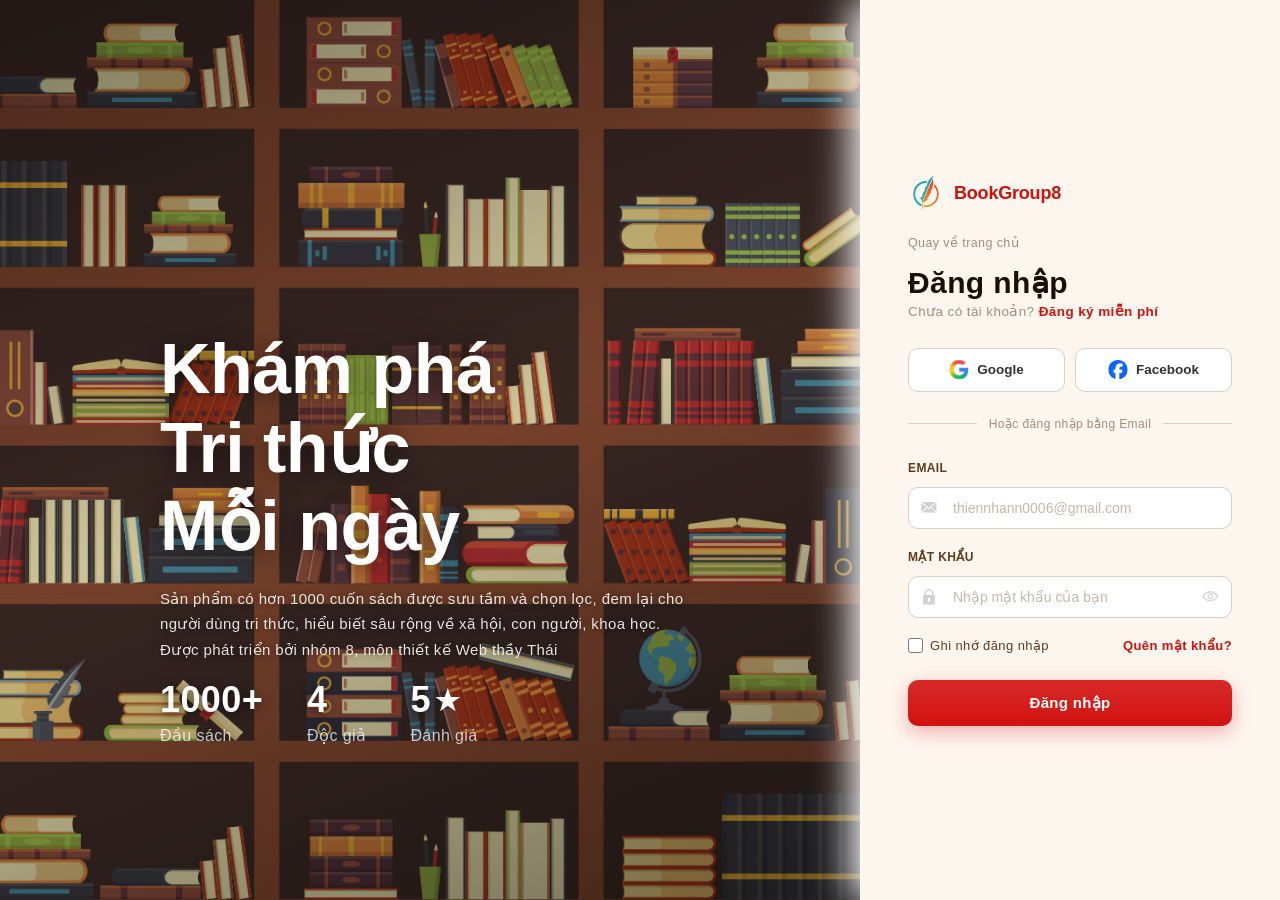
<file: dangnhap.html>
<!doctype html>
<html lang="vi">
  <head>
    <meta charset="UTF-8" />
    <meta name="viewport" content="width=device-width, initial-scale=1.0" />
    <title>Đăng nhập – BookGroup8</title>
    <link rel="stylesheet" href="CSS/themes.css" />
    <link rel="stylesheet" href="CSS/default.css" />
    <link rel="stylesheet" href="CSS/dangnhap.css" />
    <script src="JAVASCRIPT/dangnhap.js"></script>
  </head>
  <body>
    <div class="container__login">
      <div class="container__login--left">
        <div class="login__left--img">
          <img src="asset/icon/login/anh_nen.png" alt="ảnh nền" />
        </div>

        <div class="login__left--text">
          <div class="left__text--h1">
            <h1>Khám phá<br />Tri thức<br />Mỗi ngày</h1>
          </div>
          <div class="left__text--paragraph">
            <p>
              Sản phẩm có hơn 1000 cuốn sách được sưu tầm và chọn lọc, đem lại
              cho người dùng tri thức, hiểu biết sâu rộng về xã hội, con người,
              khoa học. Được phát triển bởi nhóm 8, môn thiết kế Web thầy Thái
            </p>

            <!-- Wrapper stats — FIX: flex row -->
            <div class="login__left--stats">
              <div class="stat-item">
                <h1>1000+</h1>
                <h3>Đầu sách</h3>
              </div>
              <div class="stat-item">
                <h1>4</h1>
                <h3>Độc giả</h3>
              </div>
              <div class="stat-item">
                <h1>5 <img src="asset/icon/login/star.svg" alt="sao" /></h1>
                <h3>Đánh giá</h3>
              </div>
            </div>
          </div>
        </div>
      </div>

      <!-- ══ RIGHT: FORM ══ -->
      <div class="container__login--right">
        <!-- Logo -->
        <a href="index.html" class="login__right--logo">
          <div class="logo-icon">
            <img src="asset/icon/login/logo.svg" alt="logo web" />
          </div>
          <span class="logo-text">BookGroup8</span>
        </a>

        <!-- Link quay về trang chủ -->
        <a href="index.html" class="login__right--back"> Quay về trang chủ </a>
        <h1>Đăng nhập</h1>
        <p>Chưa có tài khoản? <a href="dangky.html">Đăng ký miễn phí</a></p>

        <form class="login__right" onsubmit="return false;">
          <div class="login__right--btn">
            <button class="right__btn" type="button">
              <div class="right__btn--logo">
                <img src="asset/icon/login/google.svg" alt="logo google" />
              </div>
              <span class="right__btn--name">Google</span>
            </button>
            <button class="right__btn" type="button">
              <div class="right__btn--logo">
                <img src="asset/icon/login/facebook.svg" alt="logo facebook" />
              </div>
              <span class="right__btn--name">Facebook</span>
            </button>
          </div>

          <div class="login__right--hr">
            <p>Hoặc đăng nhập bằng Email</p>
          </div>

          <div class="login__right--input">
            <div class="right__input">
              <label for="email">Email</label>
              <div class="right__input--icon">
                <img src="asset/icon/login/email.svg" alt="icon email" />
              </div>
              <input
                type="email"
                class="right__input--input"
                id="email"
                name="email"
                placeholder="thiennhann0006@gmail.com"
                autocomplete="email"
              />
            </div>

            <!-- FIX placeholder mật khẩu -->
            <div class="right__input">
              <label for="password">Mật khẩu</label>
              <div class="right__input--icon">
                <img src="asset/icon/login/password.svg" alt="icon password" />
              </div>
              <div class="right__input--showpass" id="toggle-pw">
                <img
                  src="asset/icon/login/show_password.svg"
                  alt="hiện mật khẩu"
                />
              </div>
              <input
                type="password"
                class="right__input--input"
                id="password"
                name="password"
                placeholder="Nhập mật khẩu của bạn"
                autocomplete="current-password"
              />
            </div>
          </div>

          <div class="login__right--memory">
            <div class="right__memory--check">
              <input type="checkbox" name="check" id="checkbox" />
              <span>Ghi nhớ đăng nhập</span>
            </div>
            <a href="quenmatkhau.html">Quên mật khẩu?</a>
          </div>

          <div class="login__right--finalbtn">
            <button type="submit" id="btn-login">Đăng nhập</button>
          </div>
        </form>
      </div>
    </div>
  </body>
</html>
</file>
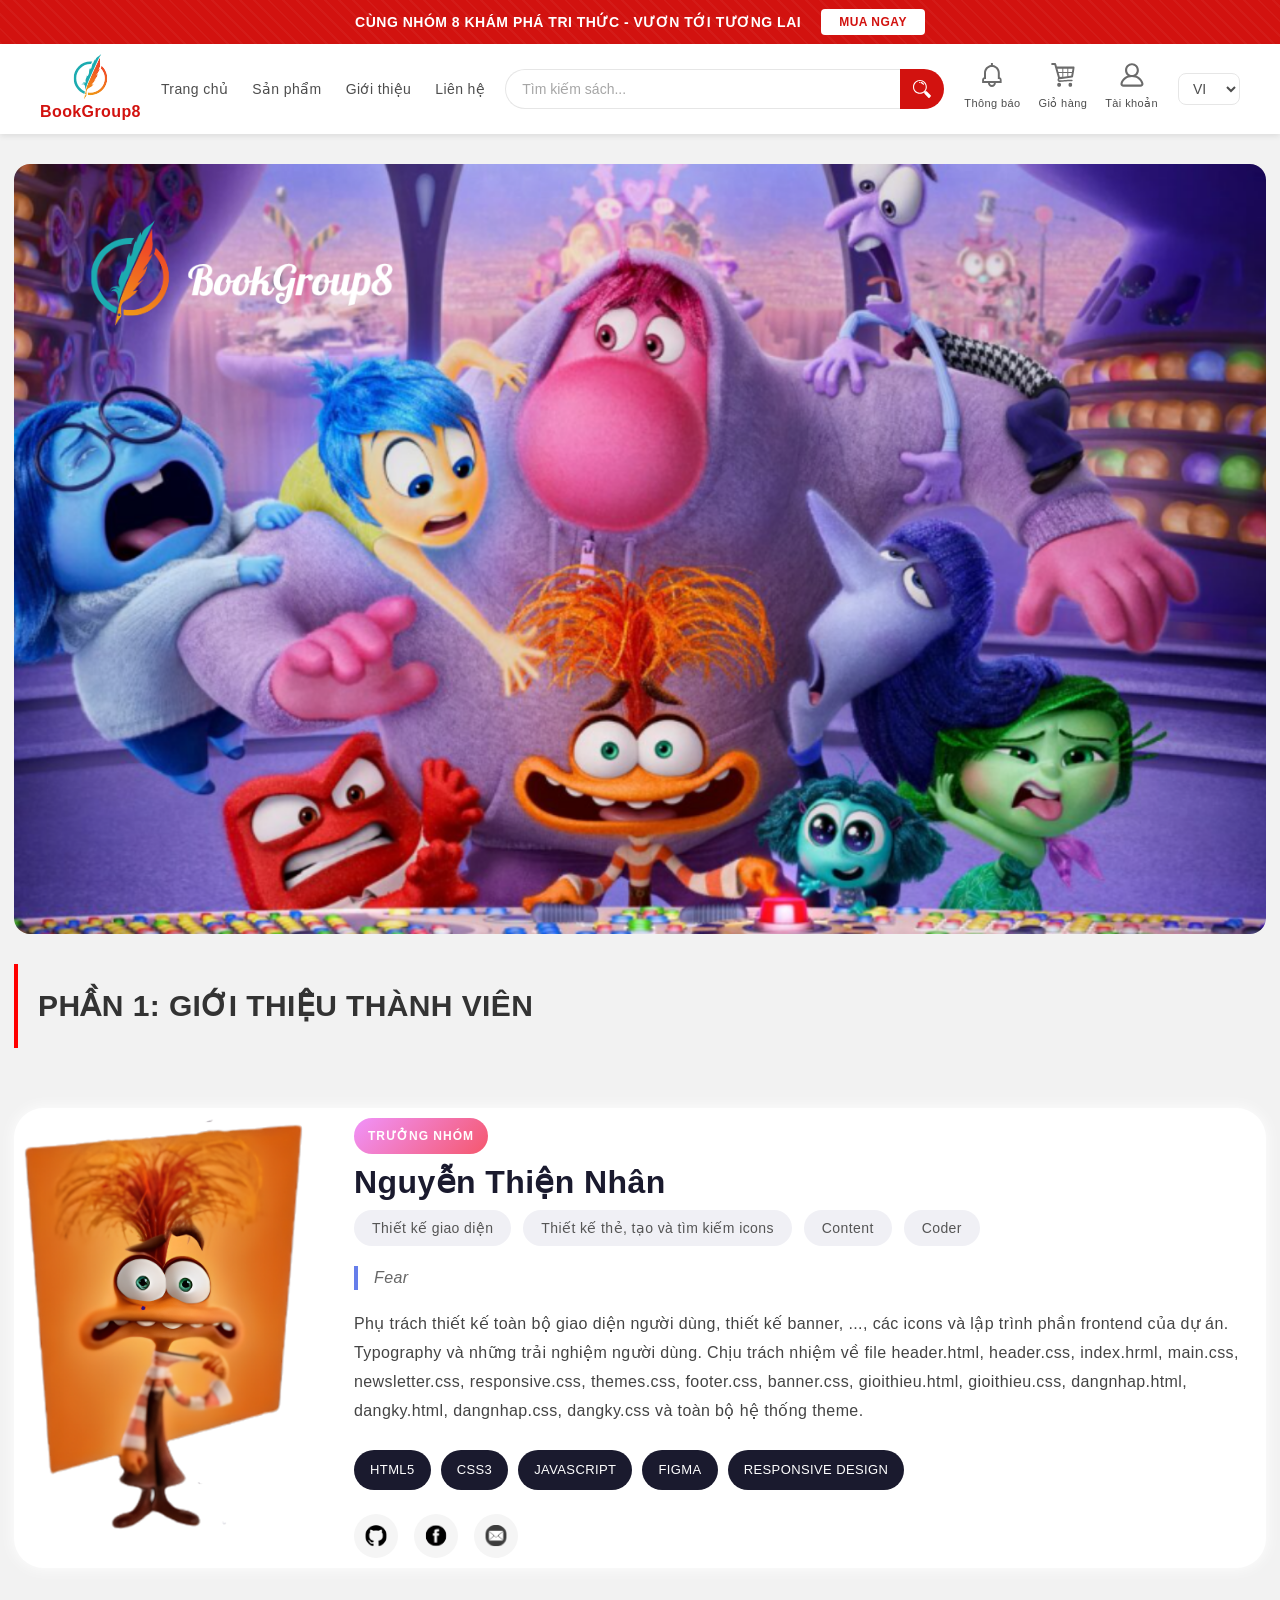
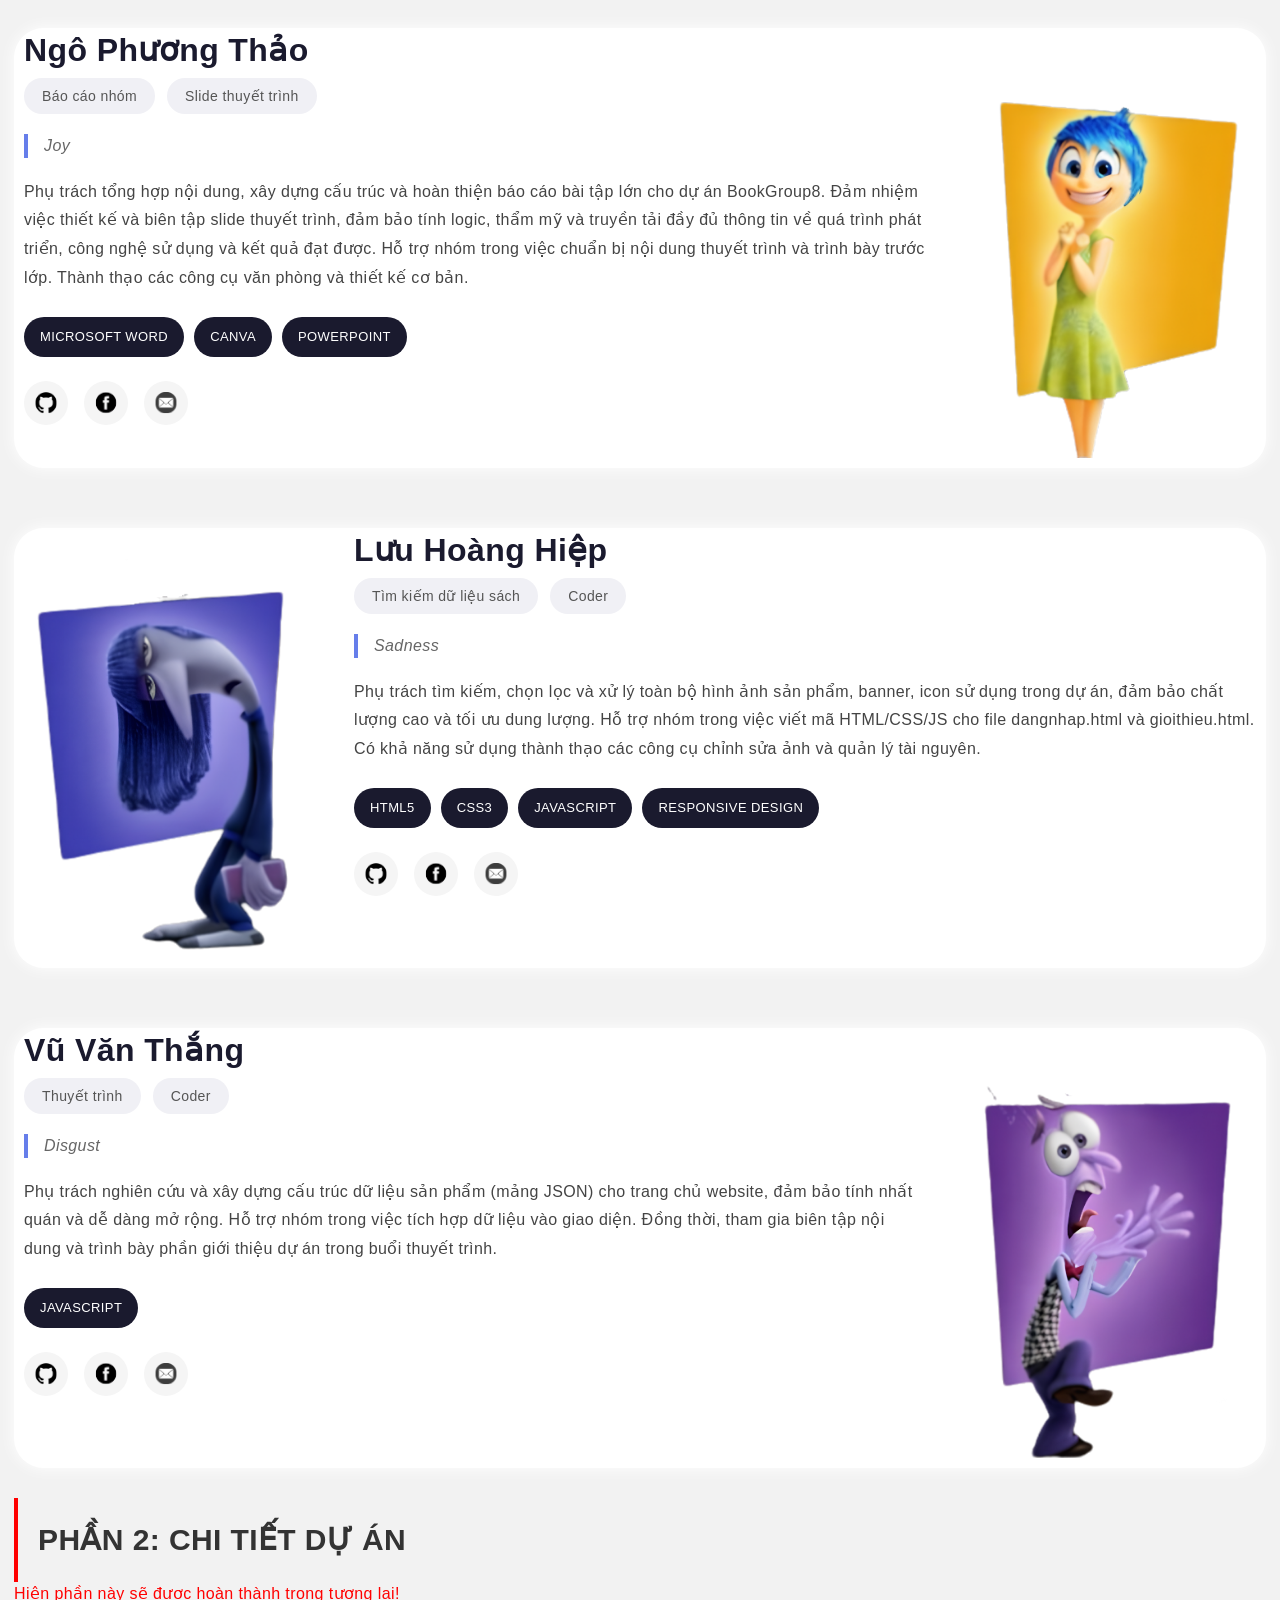
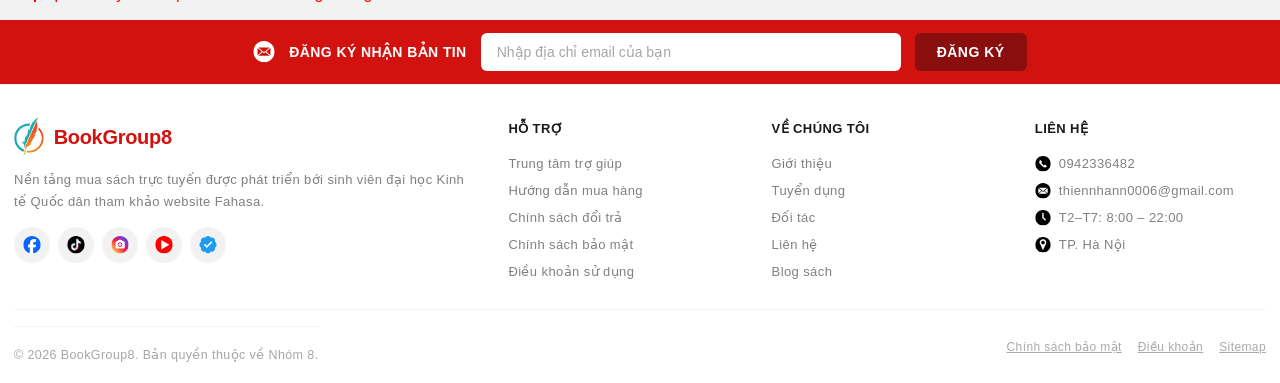
<file: gioithieu.html>
<!doctype html>
<html lang="vi">
  <head>
    <meta charset="UTF-8" />
    <meta name="viewport" content="width=device-width, initial-scale=1.0" />
    <title>BookGroup8/GioiThieu.com</title>
    <link rel="stylesheet" href="CSS/themes.css" />
    <link rel="stylesheet" href="CSS/banner.css" />
    <link rel="stylesheet" href="CSS/header.css" />
    <link rel="stylesheet" href="CSS/footer.css" />
    <link rel="stylesheet" href="CSS/newsletter.css" />
    <link rel="stylesheet" href="CSS/default.css" />
    <link rel="stylesheet" href="CSS/gioithieu.css" />
    <link rel="stylesheet" href="CSS/responsive_gioithieu.css">
    <script src="JAVASCRIPT/gioithieu.js"></script>
  </head>

  <body>
    <div class="container__sticky">
      <div class="banner">
        <span class="banner__text"
          >CÙNG NHÓM 8 KHÁM PHÁ TRI THỨC - VƯƠN TỚI TƯƠNG LAI</span
        >
        <button class="banner__btn">MUA NGAY</button>
      </div>

      <header class="header">
        <div class="header__logo">
          <img src="asset/icon/header/logo.svg" alt="Logo" />
          <span>BookGroup8</span>
        </div>

        <nav class="header__nav">
          <ul>
            <li><a href="index.html">Trang chủ</a></li>
            <li><a href="sanpham.html">Sản phẩm</a></li>
            <li><a href="gioithieu.html">Giới thiệu</a></li>
            <li><a href="lienhe.html">Liên hệ</a></li>
          </ul>
        </nav>

        <div class="header__search">
          <input type="text" placeholder="Tìm kiếm sách..." />
          <button>
            <img
              src="asset/icon/header/Nut_tim_kiem_mau_trang.svg"
              alt="Icon tìm kiếm"
            />
          </button>
        </div>

        <nav class="header__quan-trong">
          <ul>
            <li>
              <img
                src="asset/icon/header/Chuong_Thong_bao.svg"
                alt="Icon thông báo"
              />
              <a href="#">Thông báo</a>
            </li>
            <li>
              <img src="asset/icon/header/Gio_hang.svg" alt="Icon giỏ hàng" />
              <a href="#">Giỏ hàng</a>
            </li>
            <li>
              <img src="asset/icon/header/Tai_khoan.svg" alt="Icon tài khoản" />
              <a href="#">Tài khoản</a>
            </li>
          </ul>
        </nav>

        <div class="header__countries">
          <select>
            <option value="vn">VI</option>
            <option value="en">EN</option>
            <option value="jp">JP</option>
          </select>
        </div>
      </header>

    </div>

      <main class="container container__gioithieu">
        <!--Phần chứa banner nè-->

        <div class="container__gioithieu--banner">
          <img src="asset/icon/gioithieu/banner.png" alt="ảnh banner" />
        </div>

        <!--Phần giới thiệu thành viên-->
        <div class="container__gioithieu--member">
          <div class="container__gioithieu--header">
            <h1>PHẦN 1: GIỚI THIỆU THÀNH VIÊN</h1>
          </div>
          <!--THÀNH VIÊN 1: NGUYỄN THIỆN NHÂN-->
          <div class="container__gioithieu--member-left member__left--nhan">
            <div class="gioithieu__member--img">
              <img src="asset/icon/gioithieu/anh_nhan.png" alt="Ảnh Nhân" />
            </div>
            <div class="gioithieu__member--inf">
              <span>TRƯỞNG NHÓM</span>
              <h1>Nguyễn Thiện Nhân</h1>
              <div class="member__inf--role">
                <div class="inf__role">Thiết kế giao diện</div>
                <div class="inf__role">Thiết kế thẻ, tạo và tìm kiếm icons</div>
                <div class="inf__role">Content</div>
                <div class="inf__role">Coder</div>
              </div>

              <div class="member__inf--said">
                <p>Fear</p>
              </div>

              <div class="member__inf--main">
                <p>
                  Phụ trách thiết kế toàn bộ giao diện người dùng, thiết kế banner, ..., các icons
                   và lập trình
                  phần frontend của dự án. Typography và
                  những trải nghiệm người dùng. Chịu trách nhiệm về file
                  header.html, header.css, index.hrml, main.css, newsletter.css, responsive.css,
                  themes.css, footer.css, banner.css, gioithieu.html, gioithieu.css,
                  dangnhap.html, dangky.html, dangnhap.css, dangky.css
                  và toàn bộ hệ thống theme.
                </p>
              </div>

              <div class="member__inf--role-main">
                <div class="inf__role-main">HTML5</div>
                <div class="inf__role-main">CSS3</div>
                <div class="inf__role-main">JAVASCRIPT</div>
                <div class="inf__role-main">FIGMA</div>
                <div class="inf__role-main">RESPONSIVE DESIGN</div>
              </div>

              <div class="member__inf-contact">
                <div class="inf__contact--icon">
                  <a href="https://github.com/NhanIOT">
                    <img
                      src="asset/icon/gioithieu/github.svg"
                      alt="Icon Github"
                    />
                  </a>
                </div>
                <div class="inf__contact--icon">
                  <a href="https://www.facebook.com/nguyen.thien.nhan.723708?locale=vi_VN">
                    <img
                      src="asset/icon/gioithieu/facebook.svg"
                      alt="Icon Facebook"
                    />
                  </a>
                </div>
                <div class="inf__contact--icon">
                  <a href="">
                    <img
                      src="asset/icon/gioithieu/email.svg"
                      alt="Icon Email"
                    />
                  </a>
                </div>
              </div>
            </div>
          </div>

          <!--THÀNH VIÊN 2: NGÔ PHƯƠNG THẢO-->

          <div class="container__gioithieu--member-right member__right--thao">
            <div class="gioithieu__member--inf">
              <h1>Ngô Phương Thảo</h1>
              <div class="member__inf--role">
                <div class="inf__role">Báo cáo nhóm</div>
                <div class="inf__role">Slide thuyết trình</div>
              </div>

              <div class="member__inf--said">
                <p>Joy</p>
              </div>

              <div class="member__inf--main">
                <p>
                  Phụ trách tổng hợp nội dung, xây dựng cấu trúc và hoàn thiện báo cáo bài 
                  tập lớn cho dự án BookGroup8. Đảm nhiệm việc thiết kế và biên tập slide 
                  thuyết trình, đảm bảo tính logic, thẩm mỹ và truyền tải đầy đủ thông tin 
                  về quá trình phát triển, công nghệ sử dụng và kết quả đạt được. Hỗ trợ nhóm 
                  trong việc chuẩn bị nội dung thuyết trình và trình bày trước lớp. 
                  Thành thạo các công cụ văn phòng và thiết kế cơ bản.
                </p>
              </div>

              <div class="member__inf--role-main">
                <div class="inf__role-main">MICROSOFT WORD</div>
                <div class="inf__role-main">CANVA</div>
                <div class="inf__role-main">POWERPOINT</div>

              </div>

              <div class="member__inf-contact">
                <div class="inf__contact--icon">
                  <a href="">
                    <img
                      src="asset/icon/gioithieu/github.svg"
                      alt="Icon Github"
                    />
                  </a>
                </div>

                <div class="inf__contact--icon">
                  <a href="">
                    <img
                      src="asset/icon/gioithieu/facebook.svg"
                      alt="Icon Facebook"
                    />
                  </a>
                </div>

                <div class="inf__contact--icon">
                  <a href="">
                    <img
                      src="asset/icon/gioithieu/email.svg"
                      alt="Icon Email"
                    />
                  </a>
                </div>
              </div>
            </div>

            <div class="gioithieu__member--img">
              <img src="asset/icon/gioithieu/anh_thao.png" alt="Ảnh Thảo">
            </div>
          </div>

          <!--THÀNH VIÊN 3: LƯU HOÀNG HIỆP-->

          <div class="container__gioithieu--member-left member__left--hiep">
            <div class="gioithieu__member--img">
              <img src="asset/icon/gioithieu/anh_hiep.png" alt="Ảnh Hiệp" />
            </div>
            <div class="gioithieu__member--inf">
              <h1>Lưu Hoàng Hiệp</h1>
              <div class="member__inf--role">
                <div class="inf__role">Tìm kiếm dữ liệu sách</div>
                <div class="inf__role">Coder</div>
              </div>

              <div class="member__inf--said">
                <p>Sadness</p>
              </div>

              <div class="member__inf--main">
                <p>
                  Phụ trách tìm kiếm, chọn lọc và xử lý toàn bộ hình ảnh sản phẩm, banner, 
                  icon sử dụng trong dự án, đảm bảo chất lượng cao và tối ưu dung lượng. 
                  Hỗ trợ nhóm trong việc viết mã HTML/CSS/JS cho file dangnhap.html và gioithieu.html.
                  Có khả năng sử dụng thành thạo các công cụ chỉnh 
                  sửa ảnh và quản lý tài nguyên.
                </p>
              </div>

              <div class="member__inf--role-main">
                <div class="inf__role-main">HTML5</div>
                <div class="inf__role-main">CSS3</div>
                <div class="inf__role-main">JAVASCRIPT</div>
                <div class="inf__role-main">RESPONSIVE DESIGN</div>
              </div>

              <div class="member__inf-contact">
                <div class="inf__contact--icon">
                  <a href="">
                    <img
                      src="asset/icon/gioithieu/github.svg"
                      alt="Icon Github"
                    />
                  </a>
                </div>
                <div class="inf__contact--icon">
                  <a href="">
                    <img
                      src="asset/icon/gioithieu/facebook.svg"
                      alt="Icon Facebook"
                    />
                  </a>
                </div>
                <div class="inf__contact--icon">
                  <a href="">
                    <img
                      src="asset/icon/gioithieu/email.svg"
                      alt="Icon Email"
                    />
                  </a>
                </div>
              </div>
            </div>
          </div>

          <!--THÀNH VIÊN 4: VŨ VĂN THẮNG-->

          <div class="container__gioithieu--member-right member__right--thang">
            <div class="gioithieu__member--inf">
              <h1>Vũ Văn Thắng</h1>
              <div class="member__inf--role">
                <div class="inf__role">Thuyết trình</div>
                <div class="inf__role">Coder</div>
              </div>

              <div class="member__inf--said">
                <p>Disgust</p>
              </div>

              <div class="member__inf--main">
                <p>
                  Phụ trách nghiên cứu và xây dựng cấu trúc dữ liệu sản phẩm (mảng JSON) cho trang chủ website, 
                  đảm bảo tính nhất quán và dễ dàng mở rộng. Hỗ trợ nhóm trong việc tích hợp dữ liệu vào giao
                   diện. Đồng thời, tham gia biên tập nội dung và trình 
                   bày phần giới thiệu dự án trong buổi thuyết trình.
                </p>
              </div>

              <div class="member__inf--role-main">
                <div class="inf__role-main">JAVASCRIPT</div>
              </div>

              <div class="member__inf-contact">
                <div class="inf__contact--icon">
                  <a href="">
                    <img
                      src="asset/icon/gioithieu/github.svg"
                      alt="Icon Github"
                    />
                  </a>
                </div>
                <div class="inf__contact--icon">
                  <a href="">
                    <img
                      src="asset/icon/gioithieu/facebook.svg"
                      alt="Icon Facebook"
                    />
                  </a>
                </div>
                <div class="inf__contact--icon">
                  <a href="">
                    <img
                      src="asset/icon/gioithieu/email.svg"
                      alt="Icon Email"
                    />
                  </a>
                </div>
              </div>
            </div>
            <div class="gioithieu__member--img">
              <img src="asset/icon/gioithieu/anh_thang.png" alt="Ảnh Thắng">
            </div>
          </div>
          
        </div>

        <!--Phần này chứa slide thuyết trình-->

        <div class="container__gioithieu--slide">
          <div class="container__gioithieu--header">
            <h1>PHẦN 2: CHI TIẾT DỰ ÁN</h1>
          </div>
          <div class="container__future">
            <h1 style="color: red;">Hiện phần này sẽ được hoàn thành trong tương lai!</h1>
          </div>
          <div class="gioithieu__slide--content">
            <!--Phànn này chứa các hình ảnh kết quả của từng phần-->
            <div class="slide__content--result">
            </div>

            <div class="slide__content--code">
              <div class="content__code--html">
                
              </div>

              <div class="content__code--css">
                
              </div>
            </div>

            <div class="slide__content--tech"></div>
          </div>
        </div>
      </main>

      <!--PHẦN CODE TRANG GIỚI THIỆU-->
      <!--NEWSLETTER-->
      <div class="newsletter">
        <span class="newsletter-icon">
          <img src="asset/icon/footer/email_icon.svg" alt="icon newsletter" />
        </span>
        <span class="newsletter-label">ĐĂNG KÝ NHẬN BẢN TIN</span>
        <input
          class="newsletter-input"
          type="email"
          placeholder="Nhập địa chỉ email của bạn"
        />
        <button class="newsletter-btn">ĐĂNG KÝ</button>
      </div>

      <!-- FOOTER -->
      <footer class="footer">
        <div class="footer__inner">
          <div class="footer__inner--grid">
            <div>
              <div class="footer__inner--logo">
                <img src="asset/icon/header/logo.svg" alt="logo BookGroup8" />
                <span class="footer-logo-text">BookGroup8</span>
              </div>
              <p class="footer__inner--desc">
                Nền tảng mua sách trực tuyến được phát triển bới sinh viên đại
                học Kinh tế Quốc dân tham khảo website Fahasa.
              </p>
              <div class="footer__inner--social" style="margin-top: 14px">
                <div class="footer__inner--social-btn">
                  <a href="https://www.facebook.com/" target="_blank"
                    ><img
                      src="asset/icon/footer/facebook_icon.svg"
                      alt="Facebook"
                  /></a>
                </div>
                <div class="footer__inner--social-btn">
                  <a href="https://www.tiktok.com/" target="_blank"
                    ><img src="asset/icon/footer/tiktok_icon.svg" alt="TikTok"
                  /></a>
                </div>
                <div class="footer__inner--social-btn">
                  <a href="https://www.instagram.com/" target="_blank"
                    ><img
                      src="asset/icon/footer/instagram_icon.svg"
                      alt="Instagram"
                  /></a>
                </div>
                <div class="footer__inner--social-btn">
                  <a href="https://www.youtube.com/" target="_blank"
                    ><img
                      src="asset/icon/footer/youtube_icon.svg"
                      alt="YouTube"
                  /></a>
                </div>
                <div class="footer__inner--social-btn">
                  <a href="https://twitter.com/" target="_blank"
                    ><img
                      src="asset/icon/footer/twitter_icon.svg"
                      alt="Twitter"
                  /></a>
                </div>
              </div>
            </div>

            <div>
              <div class="footer__inner--col-title">Hỗ trợ</div>
              <div class="footer__inner--links">
                <a href="#">Trung tâm trợ giúp</a>
                <a href="#">Hướng dẫn mua hàng</a>
                <a href="#">Chính sách đổi trả</a>
                <a href="#">Chính sách bảo mật</a>
                <a href="#">Điều khoản sử dụng</a>
              </div>
            </div>

            <div>
              <div class="footer__inner--col-title">Về chúng tôi</div>
              <div class="footer__inner--links">
                <a href="#">Giới thiệu</a>
                <a href="#">Tuyển dụng</a>
                <a href="#">Đối tác</a>
                <a href="#">Liên hệ</a>
                <a href="#">Blog sách</a>
              </div>
            </div>

            <div>
              <div class="footer__inner--col-title">Liên hệ</div>
              <div class="footer__inner--links">
                <a href="#"
                  ><img src="asset/icon/footer/phone_number_icon.svg" alt="" />
                  0942336482</a
                >
                <a href="#"
                  ><img src="asset/icon/footer/email_icon.svg" alt="" />
                  thiennhann0006@gmail.com</a
                >
                <a href="#"
                  ><img src="asset/icon/footer/time_icon.svg" alt="" /> T2–T7:
                  8:00 – 22:00</a
                >
                <a href="#"
                  ><img src="asset/icon/footer/address_icon.svg" alt="" /> TP.
                  Hà Nội</a
                >
              </div>
            </div>
          </div>

          <div class="footer__inner--bottom">
            <span class="footer__inner--bottom inner__bottom--copy"
              >© 2026 BookGroup8. Bản quyền thuộc về Nhóm 8.</span
            >
            <div style="display: flex; gap: 16px">
              <a href="#" style="font-size: 12px; color: #aaa"
                >Chính sách bảo mật</a
              >
              <a href="#" style="font-size: 12px; color: #aaa">Điều khoản</a>
              <a href="#" style="font-size: 12px; color: #aaa">Sitemap</a>
            </div>
          </div>
        </div>
      </footer>
    </div>
  </body>
</html>
</file>
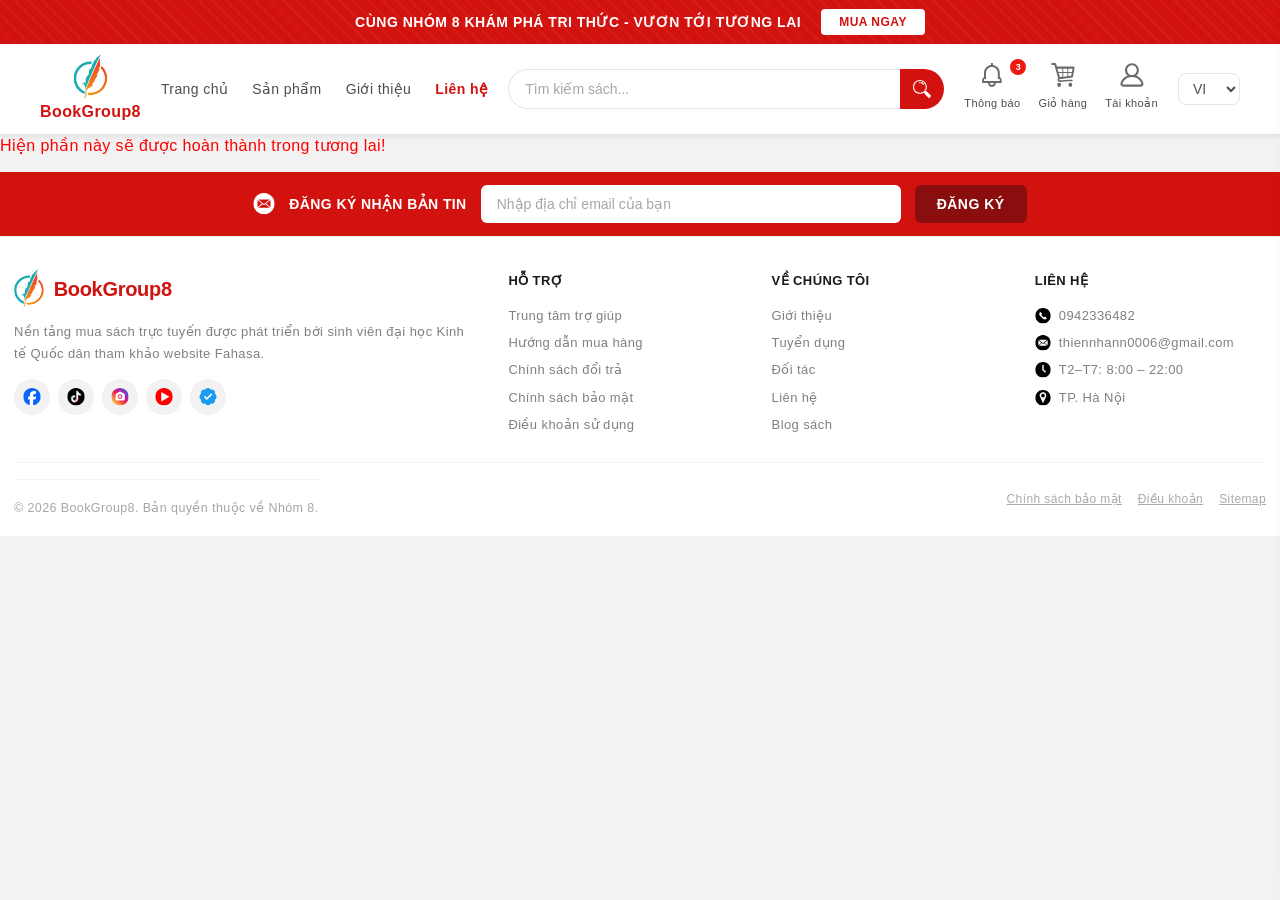
<file: lienhe.html>
<!doctype html>
<html lang="vi">
  <head>
    <meta charset="UTF-8" />
    <meta name="viewport" content="width=device-width, initial-scale=1.0" />
    <title>BookGroup8/LienHe.com</title>
    <link rel="stylesheet" href="CSS/themes.css" />
    <link rel="stylesheet" href="CSS/banner.css" />
    <link rel="stylesheet" href="CSS/header.css" />
    <link rel="stylesheet" href="CSS/footer.css" />
    <link rel="stylesheet" href="CSS/newsletter.css" />
    <link rel="stylesheet" href="CSS/default.css" />
    <link rel="stylesheet" href="CSS/responsive_lienhe.css" />
    <script src="JAVASCRIPT/lienhe.js"></script>
  </head>
  <body>
    <!--STICKY WRAPPER-->
    <div class="container__sticky">
      <div class="banner">
        <span class="banner__text"
          >CÙNG NHÓM 8 KHÁM PHÁ TRI THỨC - VƯƠN TỚI TƯƠNG LAI</span
        >
        <button class="banner__btn">MUA NGAY</button>
      </div>

      <header class="header">
        <div class="header__logo">
          <img src="asset/icon/header/logo.svg" alt="Logo" />
          <span>BookGroup8</span>
        </div>

        <nav class="header__nav">
          <ul>
            <li><a href="index.html">Trang chủ</a></li>
            <li><a href="sanpham.html">Sản phẩm</a></li>
            <li><a href="gioithieu.html">Giới thiệu</a></li>
            <li><a href="lienhe.html">Liên hệ</a></li>
          </ul>
        </nav>

        <div class="header__search">
          <input type="text" placeholder="Tìm kiếm sách..." />
          <button>
            <img
              src="asset/icon/header/Nut_tim_kiem_mau_trang.svg"
              alt="Icon tìm kiếm"
            />
          </button>
        </div>

        <nav class="header__quan-trong">
          <ul>
            <li>
              <img
                src="asset/icon/header/Chuong_Thong_bao.svg"
                alt="Icon thông báo"
              />
              <a href="#">Thông báo</a>
            </li>
            <li>
              <img src="asset/icon/header/Gio_hang.svg" alt="Icon giỏ hàng" />
              <a href="#">Giỏ hàng</a>
            </li>
            <li>
              <img src="asset/icon/header/Tai_khoan.svg" alt="Icon tài khoản" />
              <a href="#">Tài khoản</a>
            </li>
          </ul>
        </nav>

        <div class="header__countries">
          <select>
            <option value="vn">VI</option>
            <option value="en">EN</option>
            <option value="jp">JP</option>
          </select>
        </div>
      </header>

      <!--Phần code cho main-->
      <div class="container__future">
        <h1 style="color: red">
          Hiện phần này sẽ được hoàn thành trong tương lai!
        </h1>
      </div>

      <!--NEWSLETTER-->
      <div class="newsletter">
        <span class="newsletter-icon">
          <img src="asset/icon/footer/email_icon.svg" alt="icon newsletter" />
        </span>
        <span class="newsletter-label">ĐĂNG KÝ NHẬN BẢN TIN</span>
        <input
          class="newsletter-input"
          type="email"
          placeholder="Nhập địa chỉ email của bạn"
        />
        <button class="newsletter-btn">ĐĂNG KÝ</button>
      </div>

      <!-- FOOTER -->
      <footer class="footer">
        <div class="footer__inner">
          <div class="footer__inner--grid">
            <div>
              <div class="footer__inner--logo">
                <img src="asset/icon/header/logo.svg" alt="logo BookGroup8" />
                <span class="footer-logo-text">BookGroup8</span>
              </div>
              <p class="footer__inner--desc">
                Nền tảng mua sách trực tuyến được phát triển bới sinh viên đại
                học Kinh tế Quốc dân tham khảo website Fahasa.
              </p>
              <div class="footer__inner--social" style="margin-top: 14px">
                <div class="footer__inner--social-btn">
                  <a href="https://www.facebook.com/" target="_blank"
                    ><img
                      src="asset/icon/footer/facebook_icon.svg"
                      alt="Facebook"
                  /></a>
                </div>
                <div class="footer__inner--social-btn">
                  <a href="https://www.tiktok.com/" target="_blank"
                    ><img src="asset/icon/footer/tiktok_icon.svg" alt="TikTok"
                  /></a>
                </div>
                <div class="footer__inner--social-btn">
                  <a href="https://www.instagram.com/" target="_blank"
                    ><img
                      src="asset/icon/footer/instagram_icon.svg"
                      alt="Instagram"
                  /></a>
                </div>
                <div class="footer__inner--social-btn">
                  <a href="https://www.youtube.com/" target="_blank"
                    ><img
                      src="asset/icon/footer/youtube_icon.svg"
                      alt="YouTube"
                  /></a>
                </div>
                <div class="footer__inner--social-btn">
                  <a href="https://twitter.com/" target="_blank"
                    ><img
                      src="asset/icon/footer/twitter_icon.svg"
                      alt="Twitter"
                  /></a>
                </div>
              </div>
            </div>

            <div>
              <div class="footer__inner--col-title">Hỗ trợ</div>
              <div class="footer__inner--links">
                <a href="#">Trung tâm trợ giúp</a>
                <a href="#">Hướng dẫn mua hàng</a>
                <a href="#">Chính sách đổi trả</a>
                <a href="#">Chính sách bảo mật</a>
                <a href="#">Điều khoản sử dụng</a>
              </div>
            </div>

            <div>
              <div class="footer__inner--col-title">Về chúng tôi</div>
              <div class="footer__inner--links">
                <a href="#">Giới thiệu</a>
                <a href="#">Tuyển dụng</a>
                <a href="#">Đối tác</a>
                <a href="#">Liên hệ</a>
                <a href="#">Blog sách</a>
              </div>
            </div>

            <div>
              <div class="footer__inner--col-title">Liên hệ</div>
              <div class="footer__inner--links">
                <a href="#"
                  ><img src="asset/icon/footer/phone_number_icon.svg" alt="" />
                  0942336482</a
                >
                <a href="#"
                  ><img src="asset/icon/footer/email_icon.svg" alt="" />
                  thiennhann0006@gmail.com</a
                >
                <a href="#"
                  ><img src="asset/icon/footer/time_icon.svg" alt="" /> T2–T7:
                  8:00 – 22:00</a
                >
                <a href="#"
                  ><img src="asset/icon/footer/address_icon.svg" alt="" /> TP.
                  Hà Nội</a
                >
              </div>
            </div>
          </div>

          <div class="footer__inner--bottom">
            <span class="footer__inner--bottom inner__bottom--copy"
              >© 2026 BookGroup8. Bản quyền thuộc về Nhóm 8.</span
            >
            <div style="display: flex; gap: 16px">
              <a href="#" style="font-size: 12px; color: #aaa"
                >Chính sách bảo mật</a
              >
              <a href="#" style="font-size: 12px; color: #aaa">Điều khoản</a>
              <a href="#" style="font-size: 12px; color: #aaa">Sitemap</a>
            </div>
          </div>
        </div>
      </footer>
    </div>
  </body>
</html>
</file>
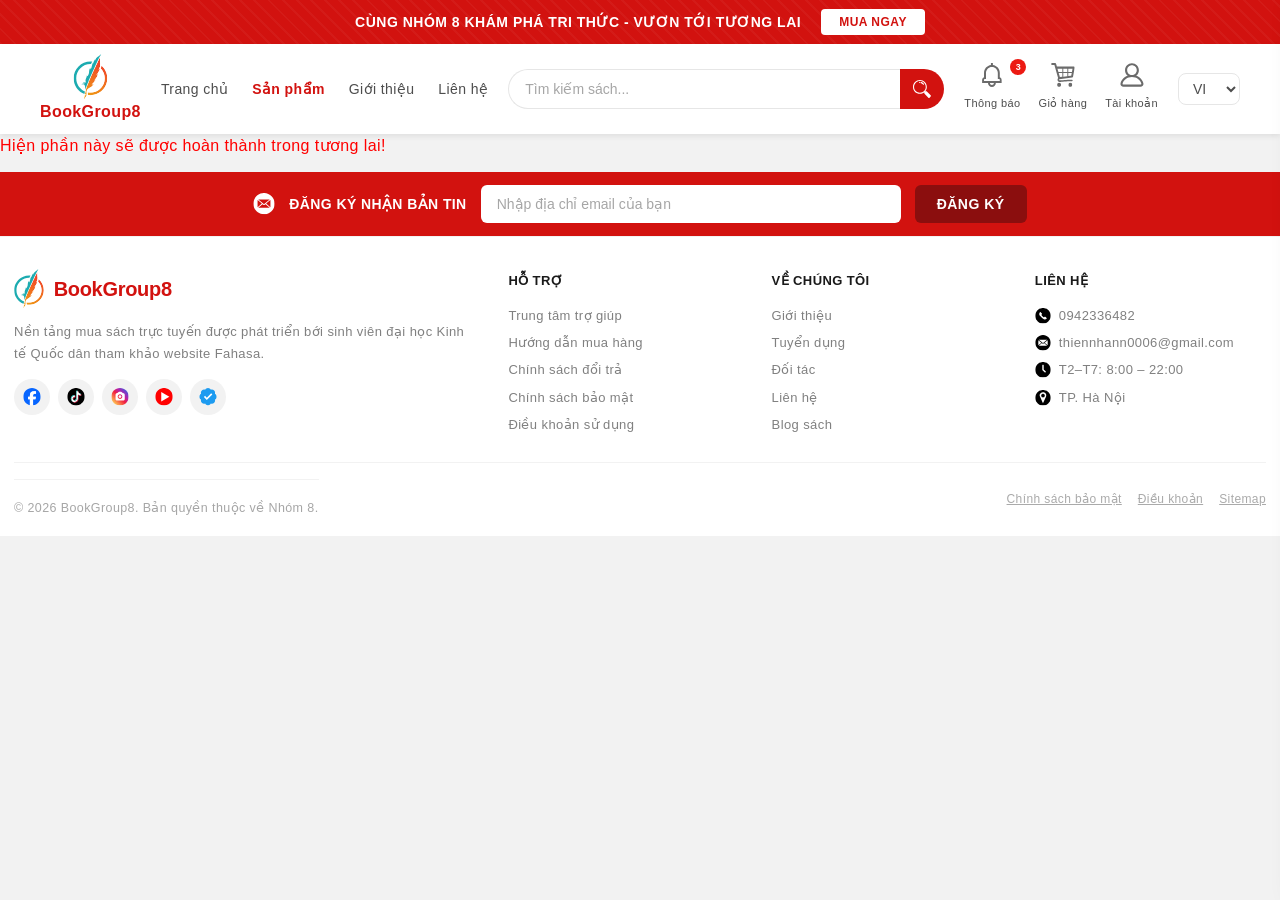
<file: sanpham.html>
<!doctype html>
<html lang="vi">
  <head>
    <meta charset="UTF-8" />
    <meta name="viewport" content="width=device-width, initial-scale=1.0" />
    <title>BookGroup8/SamPham.com</title>
    <link rel="stylesheet" href="CSS/themes.css" />
    <link rel="stylesheet" href="CSS/banner.css" />
    <link rel="stylesheet" href="CSS/header.css" />
    <link rel="stylesheet" href="CSS/footer.css" />
    <link rel="stylesheet" href="CSS/newsletter.css" />
    <link rel="stylesheet" href="CSS/default.css" />
    <link rel="stylesheet" href="CSS/responsive_sanpham.css" />
    <script src="JAVASCRIPT/sanpham.js"></script>
  </head>
  <body>
    <!--STICKY WRAPPER-->
    <div class="container__sticky">
      <div class="banner">
        <span class="banner__text"
          >CÙNG NHÓM 8 KHÁM PHÁ TRI THỨC - VƯƠN TỚI TƯƠNG LAI</span
        >
        <button class="banner__btn">MUA NGAY</button>
      </div>

      <header class="header">
        <div class="header__logo">
          <img src="asset/icon/header/logo.svg" alt="Logo" />
          <span>BookGroup8</span>
        </div>

        <nav class="header__nav">
          <ul>
            <li><a href="index.html">Trang chủ</a></li>
            <li><a href="sanpham.html">Sản phẩm</a></li>
            <li><a href="gioithieu.html">Giới thiệu</a></li>
            <li><a href="lienhe.html">Liên hệ</a></li>
          </ul>
        </nav>

        <div class="header__search">
          <input type="text" placeholder="Tìm kiếm sách..." />
          <button>
            <img
              src="asset/icon/header/Nut_tim_kiem_mau_trang.svg"
              alt="Icon tìm kiếm"
            />
          </button>
        </div>

        <nav class="header__quan-trong">
          <ul>
            <li>
              <img
                src="asset/icon/header/Chuong_Thong_bao.svg"
                alt="Icon thông báo"
              />
              <a href="#">Thông báo</a>
            </li>
            <li>
              <img src="asset/icon/header/Gio_hang.svg" alt="Icon giỏ hàng" />
              <a href="#">Giỏ hàng</a>
            </li>
            <li>
              <img src="asset/icon/header/Tai_khoan.svg" alt="Icon tài khoản" />
              <a href="#">Tài khoản</a>
            </li>
          </ul>
        </nav>

        <div class="header__countries">
          <select>
            <option value="vn">VI</option>
            <option value="en">EN</option>
            <option value="jp">JP</option>
          </select>
        </div>
      </header>

      <!--Phần code cho main-->
      <div class="container__future">
        <h1 style="color: red">
          Hiện phần này sẽ được hoàn thành trong tương lai!
        </h1>
      </div>

      <!--NEWSLETTER-->
      <div class="newsletter">
        <span class="newsletter-icon">
          <img src="asset/icon/footer/email_icon.svg" alt="icon newsletter" />
        </span>
        <span class="newsletter-label">ĐĂNG KÝ NHẬN BẢN TIN</span>
        <input
          class="newsletter-input"
          type="email"
          placeholder="Nhập địa chỉ email của bạn"
        />
        <button class="newsletter-btn">ĐĂNG KÝ</button>
      </div>

      <!-- FOOTER -->
      <footer class="footer">
        <div class="footer__inner">
          <div class="footer__inner--grid">
            <div>
              <div class="footer__inner--logo">
                <img src="asset/icon/header/logo.svg" alt="logo BookGroup8" />
                <span class="footer-logo-text">BookGroup8</span>
              </div>
              <p class="footer__inner--desc">
                Nền tảng mua sách trực tuyến được phát triển bới sinh viên đại
                học Kinh tế Quốc dân tham khảo website Fahasa.
              </p>
              <div class="footer__inner--social" style="margin-top: 14px">
                <div class="footer__inner--social-btn">
                  <a href="https://www.facebook.com/" target="_blank"
                    ><img
                      src="asset/icon/footer/facebook_icon.svg"
                      alt="Facebook"
                  /></a>
                </div>
                <div class="footer__inner--social-btn">
                  <a href="https://www.tiktok.com/" target="_blank"
                    ><img src="asset/icon/footer/tiktok_icon.svg" alt="TikTok"
                  /></a>
                </div>
                <div class="footer__inner--social-btn">
                  <a href="https://www.instagram.com/" target="_blank"
                    ><img
                      src="asset/icon/footer/instagram_icon.svg"
                      alt="Instagram"
                  /></a>
                </div>
                <div class="footer__inner--social-btn">
                  <a href="https://www.youtube.com/" target="_blank"
                    ><img
                      src="asset/icon/footer/youtube_icon.svg"
                      alt="YouTube"
                  /></a>
                </div>
                <div class="footer__inner--social-btn">
                  <a href="https://twitter.com/" target="_blank"
                    ><img
                      src="asset/icon/footer/twitter_icon.svg"
                      alt="Twitter"
                  /></a>
                </div>
              </div>
            </div>

            <div>
              <div class="footer__inner--col-title">Hỗ trợ</div>
              <div class="footer__inner--links">
                <a href="#">Trung tâm trợ giúp</a>
                <a href="#">Hướng dẫn mua hàng</a>
                <a href="#">Chính sách đổi trả</a>
                <a href="#">Chính sách bảo mật</a>
                <a href="#">Điều khoản sử dụng</a>
              </div>
            </div>

            <div>
              <div class="footer__inner--col-title">Về chúng tôi</div>
              <div class="footer__inner--links">
                <a href="#">Giới thiệu</a>
                <a href="#">Tuyển dụng</a>
                <a href="#">Đối tác</a>
                <a href="#">Liên hệ</a>
                <a href="#">Blog sách</a>
              </div>
            </div>

            <div>
              <div class="footer__inner--col-title">Liên hệ</div>
              <div class="footer__inner--links">
                <a href="#"
                  ><img src="asset/icon/footer/phone_number_icon.svg" alt="" />
                  0942336482</a
                >
                <a href="#"
                  ><img src="asset/icon/footer/email_icon.svg" alt="" />
                  thiennhann0006@gmail.com</a
                >
                <a href="#"
                  ><img src="asset/icon/footer/time_icon.svg" alt="" /> T2–T7:
                  8:00 – 22:00</a
                >
                <a href="#"
                  ><img src="asset/icon/footer/address_icon.svg" alt="" /> TP.
                  Hà Nội</a
                >
              </div>
            </div>
          </div>

          <div class="footer__inner--bottom">
            <span class="footer__inner--bottom inner__bottom--copy"
              >© 2026 BookGroup8. Bản quyền thuộc về Nhóm 8.</span
            >
            <div style="display: flex; gap: 16px">
              <a href="#" style="font-size: 12px; color: #aaa"
                >Chính sách bảo mật</a
              >
              <a href="#" style="font-size: 12px; color: #aaa">Điều khoản</a>
              <a href="#" style="font-size: 12px; color: #aaa">Sitemap</a>
            </div>
          </div>
        </div>
      </footer>
    </div>
  </body>
</html>
</file>
<file: CSS/themes.css>
/* http://meyerweb.com/eric/tools/css/reset/ 
   v2.0 | 20110126
   License: none (public domain)
*/

html,
body,
div,
span,
applet,
object,
iframe,
h1,
h2,
h3,
h4,
h5,
h6,
p,
blockquote,
pre,
a,
abbr,
acronym,
address,
big,
cite,
code,
del,
dfn,
em,
img,
ins,
kbd,
q,
s,
samp,
small,
strike,
strong,
sub,
sup,
tt,
var,
b,
u,
i,
center,
dl,
dt,
dd,
ol,
ul,
li,
fieldset,
form,
label,
legend,
table,
caption,
tbody,
tfoot,
thead,
tr,
th,
td,
article,
aside,
canvas,
details,
embed,
figure,
figcaption,
footer,
header,
hgroup,
menu,
nav,
output,
ruby,
section,
summary,
time,
mark,
audio,
video {
  margin: 0;
  padding: 0;
  border: 0;
  font-size: 100%;
  font: inherit;
  vertical-align: baseline;
}
/* HTML5 display-role reset for older browsers */
article,
aside,
details,
figcaption,
figure,
footer,
header,
hgroup,
menu,
nav,
section {
  display: block;
}
body {
  line-height: 1;
}
ol,
ul {
  list-style: none;
}
blockquote,
q {
  quotes: none;
}
blockquote:before,
blockquote:after,
q:before,
q:after {
  content: "";
  content: none;
}
table {
  border-collapse: collapse;
  border-spacing: 0;
}

/* THEME */
:root {
  /*  NEUTRALS */
  --gray-50: hsl(0, 0%, 98%);
  --gray-100: hsl(0, 0%, 95%);
  --gray-200: hsl(0, 0%, 90%);
  --gray-300: hsl(0, 0%, 80%);
  --gray-400: hsl(0, 0%, 65%);
  --gray-500: hsl(0, 0%, 50%);
  --gray-600: hsl(0, 0%, 40%);
  --gray-700: hsl(0, 0%, 30%);
  --gray-800: hsl(0, 0%, 20%);
  --gray-900: hsl(0, 0%, 10%);
  --foreground-color: hsl(0, 0%, 100%); /* nền trắng chính */

  /*COLORS */
  /* Primary — Đỏ tươi đậm(crimson-red) */
  --p-20: hsl(2, 100%, 99%); /* trắng hồng rất nhạt */
  --p-50: hsl(2, 100%, 97%);
  --p-100: hsl(2, 96%, 93%);
  --p-200: hsl(2, 92%, 86%);
  --p-300: hsl(2, 88%, 76%);
  --p-400: hsl(2, 84%, 66%);
  --p-450: hsl(4, 82%, 58%); /* đỏ nhạt hơn cho hover */
  --p-500: hsl(2, 85%, 50%); /* đỏ chính — banner, nút MUA NGAY */
  --p-500-code: 2, 85%, 50%;
  --p-600: hsl(1, 87%, 44%); /* đỏ header section */
  --p-600-code: 1, 87%, 44%;
  --p-700: hsl(0, 88%, 38%); /* đỏ đậm — tiêu đề bảng xếp hạng */
  --p-700-code: 0, 88%, 38%;
  --p-800: hsl(0, 82%, 30%);
  --p-900: hsl(0, 78%, 23%);
  --p-900-code: 0, 78%, 23%;
  --p-950: hsl(0, 72%, 14%); /* đỏ rất tối */
  --p-950-code: 0, 72%, 14%;

  /* Gradients */
  /* Gradient ngang dùng cho top-banner & nút nổi bật */
  --main-gradient-color: linear-gradient(
    90deg,
    hsl(4, 82%, 58%) 0%,
    hsl(0, 85%, 50%) 100%
  );
  /* Gradient dọc: nền trắng → đỏ nhạt (section "Kết thúc trong", "Gợi ý cho bạn") */
  --gradient-color: linear-gradient(
    180deg,
    var(--foreground-color) 0%,
    hsl(2, 96%, 93%) 60%,
    hsl(2, 88%, 83%) 100%
  );
  /* Gradient đỏ → trắng dùng cho hero section "Gợi ý cho bạn" */
  --hero-gradient-color: linear-gradient(
    180deg,
    hsl(0, 85%, 50%) 0%,
    hsl(2, 96%, 93%) 55%,
    var(--foreground-color) 100%
  );
  /*FONTS — Scale 1.125*/
  /* 32px */
  --h1-font-size: 2rem;
  --h1-line-height: 2.25rem;
  /* 26px */
  --h2-font-size: 1.6rem;
  --h2-line-height: 2rem;
  /* 20px */
  --h3-font-size: 1.266rem;
  --h3-line-height: 1.5rem;
  /* 18px */
  --h4-font-size: 1.125rem;
  --h4-line-height: 1.5rem;
  /* 16px */
  --p-font-size: 1rem;
  --p-line-height: 1.5rem;
  --p-letter-spacing: 0.025rem;
  /* 14px */
  --caption-font-size: 0.875rem;
  --caption-line-height: 1rem;
}
</file>
<file: CSS/main.css>
/* ============================================================
   MAIN.CSS — Tất cả sections nội dung chính
   ============================================================ */
/*Reset*/
.main__seccard,
.main__flashsale,
.main__danhmucsanpham,
.main__giftcard,
.main__goiy {
  background: var(--foreground-color);
  border-radius: 10px;
  overflow: hidden;
}

/* SECTION HEADER ĐỎ DÙNG CHUNG */
.sec-head {
  display: flex;
  align-items: center;
  gap: 10px;
  padding: 12px 16px;
  border-bottom: 1px solid var(--gray-100);
}
.sec-head-red {
  background: var(--p-600);
  border-bottom: none;
}
.sec-head-red .seccard__header--title,
.sec-head-red .giftcard__header--title,
.sec-head-red .goiy__header--title,
.sec-head-red .goiy__header--star {
  color: var(--foreground-color);
}
.sec-head-red img {
  filter: brightness(0) invert(1);
}

/* TABS */
.seccard__tabs {
  display: flex;
  overflow-x: auto;
  scrollbar-width: none;
  border-bottom: 1px solid var(--gray-100);
  padding: 0 16px;
}
.seccard__tabs::-webkit-scrollbar {
  display: none;
}
.tab {
  padding: 9px 14px;
  font-size: var(--caption-font-size);
  font-weight: 500;
  color: var(--gray-500);
  cursor: pointer;
  border-bottom: 2px solid transparent;
  margin-bottom: -1px;
  white-space: nowrap;
  flex-shrink: 0;
  transition: color 0.15s;
}
.tab.active {
  color: var(--p-600);
  border-bottom-color: var(--p-600);
}
.tab:hover {
  color: var(--p-600);
}

/* NÚT MŨI TÊN & XEM THÊM */
.dieuhuong__btn {
  position: absolute;
  top: 50%;
  right: -13px;
  transform: translateY(-50%);
  background: var(--foreground-color);
  border: 1px solid var(--gray-200);
  border-radius: 50%;
  width: 32px;
  height: 32px;
  display: flex;
  align-items: center;
  justify-content: center;
  cursor: pointer;
  box-shadow: 0 2px 8px rgba(0, 0, 0, 0.1);
  font-size: 18px;
  color: var(--gray-600);
  z-index: 5;
  transition:
    color 0.2s,
    box-shadow 0.2s;
}
.dieuhuong__btn:hover {
  color: var(--p-600);
  box-shadow: 0 4px 14px rgba(0, 0, 0, 0.14);
}

.dieuhuong__btn--morewrap {
  display: flex;
  justify-content: center;
  padding: 10px 0 16px;
}
.dieuhuong__btn--more {
  padding: 8px 40px;
  border: 1.5px solid var(--p-600);
  color: var(--p-600);
  background: var(--foreground-color);
  border-radius: 20px;
  font-size: var(--caption-font-size);
  font-weight: 600;
  cursor: pointer;
  transition:
    background 0.2s,
    color 0.2s;
}
.dieuhuong__btn--more:hover {
  background: var(--p-600);
  color: var(--foreground-color);
}

/* ══════════════════════════════════════
   PRODUCT CARD DÙNG CHUNG
══════════════════════════════════════ */
.product__grid--card,
.goiy__product--card,
.seccard__products--card {
  border: 1px solid var(--gray-100);
  border-radius: 8px;
  background: var(--foreground-color);
  overflow: hidden;
  cursor: pointer;
  display: flex;
  flex-direction: column;
  transition:
    transform 0.18s,
    box-shadow 0.18s;
}
.product__grid--card:hover,
.goiy__product--card:hover,
.seccard__products--card:hover {
  transform: translateY(-3px);
  box-shadow: 0 6px 18px rgba(0, 0, 0, 0.11);
}
.product__grid--img {
  width: 100%;
  aspect-ratio: 3 / 4;
  overflow: hidden;
  background: var(--gray-200);
  position: relative;
}
.product__grid--img img {
  width: 100%;
  height: 100%;
  object-fit: cover;
  display: block;
  transition: transform 0.3s;
}
.product__grid--card:hover .product__grid--img img,
.goiy__product--card:hover .product__grid--img img,
.seccard__products--card:hover .product__grid--img img {
  transform: scale(1.04);
}

.product__grid--info {
  padding: 8px 8px 10px;
  flex: 1;
  display: flex;
  flex-direction: column;
  gap: 4px;
}
.grid__info--name {
  font-size: 12.5px;
  color: var(--gray-700);
  line-height: 1.4;
  display: -webkit-box;

  -webkit-box-orient: vertical;
  overflow: hidden;
}
.grid__info--price {
  font-size: 13.5px;
  font-weight: 700;
  color: var(--p-600);
  margin-top: auto;
}

/* ══════════════════════════════════════
   HERO
══════════════════════════════════════ */
.main {
  display: grid;
  grid-template-columns: 2fr 1fr;
  grid-template-areas:
    "left    right"
    "cards   cards"
    "theloai theloai";
  gap: 12px;
  padding: 14px 0;
}

.main__left {
  grid-area: left;
  position: relative;
  aspect-ratio: 16 / 7;
  border-radius: 10px;
  overflow: hidden;
  background: var(--gray-200);
}
.main__left--img {
  position: absolute;
  inset: 0;
  width: 100%;
  height: 100%;
}
.main__left--img img {
  width: 100%;
  height: 100%;
  object-fit: cover;
  display: block;
}

.main__left--prev,
.main__left--next {
  position: absolute;
  top: 50%;
  transform: translateY(-50%);
  width: 32px;
  height: 32px;
  border-radius: 50%;
  background: rgba(255, 255, 255, 0.88);
  border: none;
  box-shadow: 0 2px 8px rgba(0, 0, 0, 0.2);
  font-size: 20px;
  cursor: pointer;
  display: flex;
  align-items: center;
  justify-content: center;
  color: var(--gray-700);
  transition: background 0.2s;
  z-index: 2;
}
.main__left--prev {
  left: 10px;
}
.main__left--next {
  right: 10px;
}
.main__left--prev:hover,
.main__left--next:hover {
  background: var(--foreground-color);
}

.main__left--dots {
  position: absolute;
  bottom: 10px;
  left: 50%;
  transform: translateX(-50%);
  display: flex;
  gap: 6px;
  z-index: 2;
}
.dot {
  width: 6px;
  height: 6px;
  border-radius: 3px;
  background: rgb(255, 255, 255);
  cursor: pointer;
  transition: all 0.2s;
}
.dot.active {
  width: 28px;
  background: var(--p-500);
}

.main__right {
  grid-area: right;
  display: flex;
  flex-direction: column;
  gap: 12px;
}
.main__right--box {
  flex: 1;
  border-radius: 10px;
  overflow: hidden;
  background: var(--gray-200);
  min-height: 0;
}
.main__right--box img {
  width: 100%;
  height: 100%;
  object-fit: cover;
  display: block;
}

.main__cards {
  grid-area: cards;
  display: grid;
  grid-template-columns: repeat(4, 1fr);
  gap: 12px;
}
.main__card--element {
  border-radius: 10px;
  overflow: hidden;
  background: var(--gray-200);
  aspect-ratio: 16 / 7;
  cursor: pointer;
  transition:
    transform 0.18s,
    box-shadow 0.18s;
}
.main__card--element:hover {
  transform: translateY(-3px);
  box-shadow: 0 6px 18px rgba(0, 0, 0, 0.12);
}
.main__card--element img {
  width: 100%;
  height: 100%;
  object-fit: cover;
  display: block;
}
/* ── Thể loại — marquee container ── */
.main__theloai {
  grid-area: theloai;
  overflow: hidden;
  background: var(--foreground-color);
  border-radius: 10px;
  padding: 14px 0;
  /* Mờ 2 cạnh */
  -webkit-mask-image: linear-gradient(
    to right,
    transparent 0%,
    black 6%,
    black 94%,
    transparent 100%
  );
  mask-image: linear-gradient(
    to right,
    transparent 0%,
    black 6%,
    black 94%,
    transparent 100%
  );
}

/* Track — do JS tạo tự động */
.main__theloai--track {
  display: flex;
  width: max-content;
  animation: theloai-scroll 30s linear infinite;
}
.main__theloai--track:hover {
  animation-play-state: paused;
}

.main__theloai--element {
  display: flex;
  flex-direction: column;
  align-items: center;
  gap: 8px;
  padding: 0 22px;
  flex-shrink: 0;
  cursor: pointer;
  min-width: 80px;
}
.main__theloai--element img {
  width: 64px;
  height: 64px;
  object-fit: contain;
  border-radius: 12px;
  background: var(--gray-50);
  padding: 6px;
  display: block;
  transition:
    transform 0.18s,
    box-shadow 0.18s;
}
.main__theloai--element:hover img {
  transform: scale(1.1);
  box-shadow: 0 4px 14px rgba(0, 0, 0, 0.12);
}
.main__theloai--element span {
  font-size: 11px;
  color: var(--gray-600);
  text-align: center;
  font-weight: 500;
  line-height: 1.35;
  max-width: 80px;
}

@keyframes theloai-scroll {
  from {
    transform: translateX(0);
  }
  to {
    transform: translateX(-50%);
  }
}

/*  FLASH SALE */
.main__flashsale--header {
  display: flex;
  align-items: center;
  gap: 14px;
  padding: 10px 16px;
  background: linear-gradient(90deg, var(--p-50) 0%, var(--p-200) 100%);
  border-bottom: 2px solid var(--p-500);
}
.flashsale__header--icon {
  width: 32px;
  height: 32px;
  flex-shrink: 0;
  display: flex;
  align-items: center;
  justify-content: center;
}
.flashsale__header--icon img {
  width: 100%;
  height: 100%;
  object-fit: contain;
}

/* FIX: timer dùng :not(:first-child):not(.sep) thay class .time-block */
.flashsale__header--timer {
  display: flex;
  align-items: center;
  gap: 4px;
  font-size: var(--caption-font-size);
  color: var(--gray-600);
}
.flashsale__header--timer span:first-child {
  font-size: 12.5px;
  white-space: nowrap;
  margin-right: 4px;
}
.flashsale__header--timer span:not(:first-child):not(.sep) {
  background: var(--gray-900);
  color: var(--foreground-color);
  font-weight: 700;
  font-size: 14px;
  min-width: 28px;
  height: 28px;
  border-radius: 5px;
  display: inline-flex;
  align-items: center;
  justify-content: center;
  padding: 0 5px;
}
.flashsale__header--timer .sep {
  color: var(--gray-700);
  font-weight: 700;
  font-size: 15px;
}
.main__flashsale--header a {
  margin-left: auto;
  font-size: var(--caption-font-size);
  color: var(--p-600);
  text-decoration: none;
  font-weight: 500;
  display: flex;
  align-items: center;
  gap: 3px;
  white-space: nowrap;
}
.main__flashsale--header a::after {
  content: "›";
  font-size: 16px;
}
.main__flashsale--header a:hover {
  text-decoration: underline;
}

.main__flashsale--products {
  display: flex;
  gap: 10px;
  padding: 14px 16px;
  overflow-x: auto;
  scrollbar-width: none;
  background: linear-gradient(
    180deg,
    var(--p-50) 0%,
    var(--foreground-color) 55%
  );
}
.main__flashsale--products::-webkit-scrollbar {
  display: none;
}

.flashsale__product--element {
  flex: 0 0 158px;
  min-width: 158px;
  border: 1px solid var(--gray-100);
  border-radius: 8px;
  background: var(--foreground-color);
  overflow: hidden;
  cursor: pointer;
  display: flex;
  flex-direction: column;
  position: relative;
  transition:
    transform 0.18s,
    box-shadow 0.18s;
}
.flashsale__product--element:hover {
  transform: translateY(-3px);
  box-shadow: 0 6px 18px rgba(0, 0, 0, 0.11);
}
.flashsale__product--element > img {
  width: 100%;
  height: 190px;
  object-fit: cover;
  display: block;
  background: var(--gray-200);
}
/* FIX: badge không che tên sách */
.product__element--sale {
  position: absolute;
  top: 162px;
  left: 0;
  right: 0;
  background: var(--p-600);
  padding: 3px 0;
  text-align: center;
}
.element__sale--percent {
  color: var(--foreground-color);
  font-size: 11.5px;
  font-weight: 700;
}
.product__element--name {
  font-size: 12.5px;
  color: var(--gray-700);
  padding: 28px 8px 2px;
  line-height: 1.4;
  display: -webkit-box;

  -webkit-box-orient: vertical;
  overflow: hidden;
}
.product__element--price {
  font-size: 13.5px;
  font-weight: 700;
  color: var(--p-600);
  padding: 2px 8px 10px;
  margin-top: auto;
}

/* DANH MỤC SẢN PHẨM */
.main__danhmucsanpham--header {
  display: flex;
  align-items: center;
  gap: 10px;
  padding: 12px 16px;
  border-bottom: 1px solid var(--gray-100);
}
.danhmucsanpham__header--icon {
  width: 26px;
  height: 26px;
  flex-shrink: 0;
  display: flex;
  align-items: center;
  justify-content: center;
}
.danhmucsanpham__header--icon img {
  width: 100%;
  height: 100%;
  object-fit: contain;
}
.danhmucsanpham__header--title {
  font-size: 15px;
  font-weight: 700;
  color: var(--p-600);
  text-transform: uppercase;
  letter-spacing: 0.3px;
}

.main__danhmucsanpham--element {
  padding: 14px 16px;
}
.danhmucsanpham__element--grid {
  display: flex;
  gap: 8px;
  overflow-x: auto;
  scrollbar-width: none;
}
.danhmucsanpham__element--grid::-webkit-scrollbar {
  display: none;
}

.element__grid--item {
  display: flex;
  flex-direction: column;
  align-items: center;
  gap: 8px;
  flex: 0 0 90px;
  cursor: pointer;
}
.element__grid--img {
  width: 72px;
  height: 90px;
  border-radius: 8px;
  overflow: hidden;
  background: var(--gray-200);
  transition:
    transform 0.18s,
    box-shadow 0.18s;
}
.element__grid--img img {
  width: 100%;
  height: 100%;
  object-fit: cover;
  display: block;
}
.element__grid--item:hover .element__grid--img {
  transform: translateY(-3px);
  box-shadow: 0 5px 14px rgba(0, 0, 0, 0.13);
}
.element__grid--item span {
  font-size: 11.5px;
  color: var(--gray-600);
  text-align: center;
  font-weight: 500;
  line-height: 1.3;
}

/* GIFT CARD */
.main__giftcard-header {
  display: flex;
  align-items: center;
  gap: 10px;
  padding: 12px 16px;
}
.giftcard__header--icon {
  width: 26px;
  height: 26px;
  flex-shrink: 0;
  display: flex;
  align-items: center;
  justify-content: center;
}
.giftcard__header--icon img {
  width: 100%;
  height: 100%;
  object-fit: contain;
}
.giftcard__header--title {
  font-size: 15px;
  font-weight: 700;
  text-transform: uppercase;
  letter-spacing: 0.3px;
}

.giftcard__content--grid {
  display: grid;
  grid-template-columns: repeat(4, 1fr);
  gap: 12px;
  padding: 14px 16px;
}
.giftcard__card {
  border: 1px solid var(--gray-100);
  border-radius: 8px;
  overflow: hidden;
  cursor: pointer;
  transition:
    transform 0.18s,
    box-shadow 0.18s;
}
.giftcard__card:hover {
  transform: translateY(-3px);
  box-shadow: 0 6px 18px rgba(0, 0, 0, 0.11);
}
.giftcard__card--img {
  width: 100%;
  aspect-ratio: 16/9;
  background: var(--gray-200);
  overflow: hidden;
}
.giftcard__card--img img {
  width: 100%;
  height: 100%;
  object-fit: cover;
  display: block;
}
.giftcard__info {
  padding: 8px 10px 10px;
}
.giftcard__info--name {
  font-size: 12.5px;
  color: var(--gray-700);
  margin-bottom: 4px;
  line-height: 1.4;
}
.giftcard__info--price {
  font-size: 14px;
  font-weight: 700;
  color: var(--p-600);
}

/* SECTION CARDS */
.seccard__head--icon,
.seccard__header--icon {
  width: 26px;
  height: 26px;
  flex-shrink: 0;
  display: flex;
  align-items: center;
  justify-content: center;
}
.seccard__head--icon img,
.seccard__header--icon img {
  width: 100%;
  height: 100%;
  object-fit: contain;
}
.seccard__header--title {
  font-size: 15px;
  font-weight: 700;
  color: var(--foreground-color);
  text-transform: uppercase;
  letter-spacing: 0.3px;
}

.seccard__products {
  display: grid;
  grid-template-columns: repeat(6, 1fr);
  gap: 10px;
  padding: 14px 16px;
  position: relative;
}

/* Tủ sách nổi bật — cuộn ngang */
.seccard__product {
  position: relative;
  padding: 14px 16px;
}
.seccard__product--grid {
  display: flex;
  gap: 10px;
  overflow-x: auto;
  scrollbar-width: none;
}
.seccard__product--grid::-webkit-scrollbar {
  display: none;
}
.seccard__product--grid .product__grid--card {
  flex: 0 0 155px;
  min-width: 155px;
}

/* BẢNG XẾP HẠNG — 3 CỘT */
.seccard__ranking {
  display: grid;
  grid-template-columns: 1fr 220px 280px;
  padding: 14px 16px 6px;
}

/* Cột 1: top 5 */
.seccard__ranking--list {
  border-right: 1px solid var(--gray-200);
  padding-right: 16px;
}
.ranking__list--item {
  display: flex;
  align-items: center;
  gap: 10px;
  padding: 9px 0;
  border-bottom: 1px solid var(--gray-50);
  cursor: pointer;
}
.ranking__list--item:last-child {
  border-bottom: none;
}
.list__item--num {
  font-size: 20px;
  font-weight: 900;
  min-width: 26px;
  text-align: center;
  color: var(--gray-300);
  line-height: 1;
}
.ranking__list--item:nth-child(1) .list__item--num {
  color: hsl(4, 80%, 45%);
}
.ranking__list--item:nth-child(2) .list__item--num {
  color: hsl(25, 85%, 50%);
}
.ranking__list--item:nth-child(3) .list__item--num {
  color: hsl(45, 95%, 45%);
}
.list__item--arrow {
  font-size: 13px;
  min-width: 14px;
  text-align: center;
}
.list__item--arrow.up {
  color: #27ae60;
}
.list__item--arrow.down {
  color: var(--p-600);
}
.list-item--img {
  width: 46px;
  height: 60px;
  border-radius: 5px;
  background: var(--gray-200);
  flex-shrink: 0;
  overflow: hidden;
}
.list-item--img img {
  width: 100%;
  height: 100%;
  object-fit: cover;
  display: block;
}
.list__item--info {
  flex: 1;
  min-width: 0;
}
.rank-name {
  font-size: 12.5px;
  color: var(--gray-700);
  line-height: 1.4;
  display: -webkit-box;

  -webkit-box-orient: vertical;
  overflow: hidden;
}
.rank-tag {
  font-size: 11px;
  color: var(--gray-400);
  margin-top: 3px;
}

/* Cột 2: ảnh lớn */
.seccard__ranking--featured {
  padding: 0 20px;
  display: flex;
  flex-direction: column;
  align-items: center;
  gap: 12px;
  border-left: 1px solid var(--gray-200);
  border-right: 1px solid var(--gray-200);
}
.ranking__featured--img {
  width: 145px;
  height: 200px;
  border-radius: 8px;
  background: var(--gray-200);
  overflow: hidden;
  box-shadow: 0 4px 16px rgba(0, 0, 0, 0.13);
}
.ranking__featured--img img {
  width: 100%;
  height: 100%;
  object-fit: cover;
  display: block;
}
.ranking__featured--info {
  font-size: 13px;
  font-weight: 600;
  color: var(--gray-700);
  text-align: center;
  line-height: 1.4;
}

.featured__info--links a {
  color: var(--gray-400);
  text-decoration: none;
}

.featured__info--links:hover a {
  color: var(--p-500);
}

/* Cột 3: chi tiết sách */
.ranking__featured--detail {
  padding-left: 20px;
  display: flex;
  flex-direction: column;
  gap: 10px;
}
.ranking__detail--title {
  font-size: 16px;
  font-weight: 700;
  color: var(--gray-800);
  line-height: 1.4;
}
.ranking__detail--author,
.ranking__detail--publisher {
  font-size: 13px;
  color: var(--gray-500);
}
.ranking__detail--price-wrap {
  display: flex;
  flex-direction: column;
  gap: 4px;
}
.ranking__detail--price {
  font-size: 22px;
  font-weight: 800;
  color: var(--p-600);
}
.ranking__detail--price-old {
  font-size: 13px;
  color: var(--gray-400);
  text-decoration: line-through;
}
.ranking__detail--discount {
  background: hsl(40, 95%, 88%);
  color: hsl(30, 90%, 38%);
  font-size: 12px;
  font-weight: 700;
  padding: 2px 7px;
  border-radius: 4px;
  display: inline-block;
}
.ranking__detail--desc-title {
  font-size: 13px;
  font-weight: 700;
  color: var(--gray-700);
  text-transform: uppercase;
  letter-spacing: 0.3px;
}
.ranking__detail--desc {
  font-size: 12.5px;
  color: var(--gray-500);
  line-height: 1.6;
  display: -webkit-box;

  -webkit-box-orient: vertical;
  overflow: hidden;
}

/* ══════════════════════════════════════
   GỢI Ý CHO BẠN
══════════════════════════════════════ */

.main__goiy--header {
  display: flex;
  align-items: center;
  justify-content: center;
  gap: 10px;
  padding: 14px 16px;
}
.goiy__header--title {
  font-size: 17px;
  font-weight: 700;
  text-transform: uppercase;
  letter-spacing: 0.5px;
}
.goiy__header--star {
  font-size: 14px;
}

.main__goiy--grid {
  display: grid;
  grid-template-columns: repeat(6, 1fr);
  gap: 10px;
  padding: 0 16px 16px;
  padding-top: 10px;
  background: linear-gradient(
    180deg,
    var(--p-100) 0%,
    var(--foreground-color) 220px
  );
}
</file>
<file: CSS/banner.css>
.container__sticky {
  position: sticky;
  top: 0;
  z-index: 1000;
}

/*Banner strip*/
.banner {
  background: var(--p-600);
  background-image: repeating-linear-gradient(
    45deg,
    rgba(255, 255, 255, 0.04) 0px,
    rgba(255, 255, 255, 0.04) 2px,
    transparent 2px,
    transparent 10px
  );
  display: flex;
  align-items: center;
  justify-content: center;
  gap: 20px;
  padding: 9px 20px;
  transition:
    max-height 0.3s ease,
    padding 0.3s ease;
  overflow: hidden;
  max-height: 50px;
}

.banner.hidden {
  max-height: 0;
  padding-top: 0;
  padding-bottom: 0;
}

.banner__text {
  color: var(--foreground-color);
  font-weight: 900;
  font-size: var(--caption-font-size);
  text-transform: inherit;
  letter-spacing: 0.5px;
  text-align: center;
}

.banner__btn {
  flex-shrink: 0;
  background: var(--foreground-color);
  color: var(--p-600);
  font-weight: 800;
  font-size: 12px;
  padding: 6px 18px;
  border: none;
  border-radius: 4px;
  cursor: pointer;
  text-transform: uppercase;
  letter-spacing: 0.5px;
  transition: background 0.2s;
}

.banner__btn:hover {
  background: var(--p-100);
}
</file>
<file: CSS/header.css>
.header {
  background: var(--foreground-color);
  display: flex;
  align-items: center;
  padding: 10px 40px;
  gap: 20px;
  box-shadow: 0 2px 6px rgba(0, 0, 0, 0.09);
  transition: box-shadow 0.3s;
}

.header.scrolled {
  box-shadow: 0 4px 14px rgba(0, 0, 0, 0.13);
}

/* Logo*/
.header__logo {
  flex-shrink: 0;
  display: flex;
  flex-direction: column;
}

.header__logo img {
  height: 46px;
  width: auto;
  display: block;
}

.header__logo span {
  font-weight: bold;
  font-family: "Gill Sans", "Gill Sans MT", Calibri, "Trebuchet MS", sans-serif;
  color: var(--p-600);
}

/* Nav danh mục */
.header__nav ul {
  display: flex;
  align-items: center;
  gap: 24px;
  list-style: none;
}

.header__nav ul li a {
  text-decoration: none;
  color: var(--gray-700);
  font-size: var(--caption-font-size);
  font-weight: 500;
  white-space: nowrap;
  transition: color 0.18s;
}

.header__nav ul li a:hover {
  color: var(--p-600);
}

.header__nav ul li a.active {
  color: var(--p-600);
  font-weight: 700;
}

/* Search bar*/
.header__search {
  flex: 1;
  display: flex;
  align-items: center;
  min-width: 0;
  position: relative;
}

.header__search input {
  flex: 1;
  height: 40px;
  padding: 0 16px;
  border: 1.5px solid var(--gray-200);
  border-right: none;
  border-radius: 20px 0 0 20px;
  font-size: var(--caption-font-size);
  color: var(--gray-700);
  outline: none;
  background: var(--foreground-color);
  transition: border-color 0.2s;
  min-width: 0;
}

.header__search input::placeholder {
  color: var(--gray-400);
}

.header__search input:focus {
  border-color: var(--p-400);
}

.header__search button {
  flex-shrink: 0;
  width: 44px;
  height: 40px;
  background: var(--p-600);
  border: none;
  border-radius: 0 20px 20px 0;
  cursor: pointer;
  display: flex;
  align-items: center;
  justify-content: center;
  transition: background 0.2s;
}

.header__search button img {
  width: 18px;
  height: 18px;
  object-fit: contain;
  display: block;
}

.header__search button:hover {
  background: var(--p-700);
}

/* Search dropdown*/
.search-dropdown {
  position: absolute;
  top: calc(100% + 4px);
  left: 0;
  right: 0;
  background: var(--foreground-color);
  border: 1px solid var(--gray-200);
  border-radius: 0 0 10px 10px;
  list-style: none;
  margin: 0;
  padding: 0;
  z-index: 999;
  box-shadow: 0 6px 18px rgba(0, 0, 0, 0.1);
  display: none;
  max-height: 320px;
  overflow-y: auto;
}

/* Nav quan trọng (thông báo / giỏ / tài khoản) */
.header__quan-trong ul {
  display: flex;
  align-items: center;
  gap: 18px;
  list-style: none;
}

.header__quan-trong ul li {
  display: flex;
  flex-direction: column;
  align-items: center;
  gap: 4px;
  cursor: pointer;
  position: relative;
}

.header__quan-trong ul li img {
  width: 24px;
  height: 24px;
  object-fit: contain;
  display: block;
}

.header__quan-trong ul li a {
  text-decoration: none;
  color: var(--gray-700);
  font-size: 11px;
  white-space: nowrap;
  transition: color 0.18s;
}

.header__quan-trong ul li a:hover {
  color: var(--p-600);
}

/* Badge giỏ hàng */
.cart-badge {
  position: absolute;
  top: -4px;
  right: -6px;
  background: var(--p-500);
  color: var(--foreground-color);
  font-size: 9px;
  font-weight: 700;
  min-width: 15px;
  height: 15px;
  border-radius: 8px;
  display: none;
  align-items: center;
  justify-content: center;
  padding: 0 3px;
}

/* Language selector */
.header__countries {
  flex-shrink: 0;
}

.header__countries select {
  padding: 6px 10px;
  border-radius: 8px;
  border: 1.5px solid var(--gray-200);
  font-size: var(--caption-font-size);
  color: var(--gray-700);
  cursor: pointer;
  background: var(--foreground-color);
  outline: none;
  transition: border-color 0.2s;
}

.header__countries select:hover,
.header__countries select:focus {
  border-color: var(--gray-400);
}

/* Hamburger */
.hamburger-btn {
  display: none;
  background: none;
  border: none;
  font-size: 22px;
  color: var(--gray-700);
  cursor: pointer;
  padding: 4px 8px;
  border-radius: 6px;
  line-height: 1;
  transition: background 0.15s;
}

.hamburger-btn:hover {
  background: var(--gray-100);
}
</file>
<file: CSS/footer.css>
.footer {
  background: var(--foreground-color);
  border-top: 1px solid var(--gray-100);
  padding: 32px 0 16px;
  margin-top: 0;
}

.footer__inner {
  max-width: 1300px;
  margin: 0 auto;
  padding: 0 14px;
}

/*Grid 4 cột*/
.footer__inner--grid {
  display: grid;
  grid-template-columns: 2fr 1fr 1fr 1fr;
  gap: 32px;
  margin-bottom: 28px;
}

/* Cột 1: Logo + mô tả + mạng xã hội*/
.footer__inner--logo {
  display: flex;
  align-items: center;
  gap: 10px;
  margin-bottom: 12px;
}

.footer__inner--logo img {
  height: 40px;
  width: auto;
  display: block;
}

.footer-logo-text {
  font-weight: 800;
  font-size: 20px;
  color: var(--p-600);
  letter-spacing: -0.3px;
}

.footer__inner--desc {
  font-size: 13px;
  color: var(--gray-500);
  line-height: 1.7;
}

/* Social icons */
.footer__inner--social {
  display: flex;
  gap: 8px;
  flex-wrap: wrap;
}

.footer__inner--social-btn {
  width: 36px;
  height: 36px;
  border-radius: 50%;
  background: var(--gray-100);
  display: flex;
  align-items: center;
  justify-content: center;
  cursor: pointer;
  transition:
    background 0.2s,
    transform 0.2s;
  overflow: hidden;
}

.footer__inner--social-btn img {
  width: 18px;
  height: 18px;
  object-fit: contain;
  display: block;
  transition: filter 0.2s;
}

.footer__inner--social-btn:hover {
  transform: translateY(-2px);
}

/*Cột 2-4: Links*/
.footer__inner--col-title {
  font-size: 13px;
  font-weight: 700;
  color: var(--gray-900);
  text-transform: uppercase;
  letter-spacing: 0.4px;
  margin-bottom: 14px;
}

.footer__inner--links {
  display: flex;
  flex-direction: column;
  gap: 9px;
}

.footer__inner--links a {
  display: flex;
  align-items: center;
  gap: 8px;
  font-size: 13px;
  color: var(--gray-500);
  text-decoration: none;
  line-height: 1.4;
  transition: color 0.15s;
}

.footer__inner--links a img {
  width: 16px;
  height: 16px;
  object-fit: contain;
  flex-shrink: 0;
}

.footer__inner--links a:hover {
  color: var(--p-600);
}

/*Bottom bar*/
.footer__inner--bottom {
  border-top: 1px solid var(--gray-100);
  padding-top: 16px;
  display: flex;
  align-items: center;
  justify-content: space-between;
  flex-wrap: wrap;
  gap: 10px;
}

.inner__bottom--copy {
  font-size: 12.5px;
  color: var(--gray-400);
}
</file>
<file: CSS/newsletter.css>
.newsletter {
  background: var(--p-600);
  display: flex;
  align-items: center;
  justify-content: center;
  gap: 14px;
  padding: 13px 24px;
  margin-top: 14px;
}
.newsletter-icon {
  flex-shrink: 0;
  display: flex;
  align-items: center;
}
.newsletter-icon img {
  width: 22px;
  height: 22px;
  object-fit: contain;
  filter: brightness(0) invert(1);
}
.newsletter-label {
  color: var(--foreground-color);
  font-size: var(--caption-font-size);
  font-weight: 700;
  white-space: nowrap;
  letter-spacing: 0.4px;
}
.newsletter-input {
  flex: 1;
  max-width: 420px;
  padding: 0 16px;
  height: 38px;
  border-radius: 6px;
  border: none;
  font-size: var(--caption-font-size);
  color: var(--gray-700);
  outline: none;
}
.newsletter-input::placeholder {
  color: var(--gray-400);
}
.newsletter-btn {
  background: var(--p-800);
  color: var(--foreground-color);
  border: none;
  padding: 0 22px;
  height: 38px;
  border-radius: 6px;
  font-size: var(--caption-font-size);
  font-weight: 700;
  cursor: pointer;
  text-transform: uppercase;
  letter-spacing: 0.5px;
  white-space: nowrap;
  transition: background 0.2s;
}
.newsletter-btn:hover {
  background: var(--p-900);
}
</file>
<file: CSS/default.css>
/* ============================================================
   DEFAULT.CSS — Reset, body, container
   ============================================================ */

/* ── Reset ── */
* {
  margin: 0;
  padding: 0;
  box-sizing: border-box;
}
*::before,
*::after {
  box-sizing: border-box;
}

body {
  background-color: var(--gray-100);
  color: var(--gray-800);
  font-family: "Segoe UI", "Be Vietnam Pro", sans-serif;
  font-size: var(--p-font-size);
  line-height: var(--p-line-height);
  letter-spacing: var(--p-letter-spacing);
  min-height: 100vh;
  overflow-x: hidden;
  -webkit-font-smoothing: antialiased;
  -moz-osx-font-smoothing: grayscale;
}

/* ── Layout wrapper ── */
.container {
  width: 100%;
  max-width: 1300px;
  margin: 0 auto;
  padding: 0 14px;
}

.container > * + * {
  margin-top: 14px;
}
</file>
<file: CSS/responsive.css>
/* ============================================================
   RESPONSIVE.CSS — BookGroup8
   Dùng cho: index.html, dangnhap.html, dangky.html
   Breakpoints: 1200 / 992 / 768 / 576
   ============================================================ */

/* ═══════════════════════════════════════════════════════════
   1. MÀN HÌNH ≤ 1200px  (Desktop nhỏ)
   ═══════════════════════════════════════════════════════════ */
@media screen and (max-width: 1200px) {
  /* Header */
  .header {
    padding: 10px 20px;
    gap: 16px;
  }
  .header__nav ul {
    gap: 16px;
  }

  /* Layout chung */
  .container {
    padding: 0 12px;
  }

  /* Flash sale — thu nhỏ thẻ sản phẩm */
  .flashsale__product--element {
    flex: 0 0 145px;
    min-width: 145px;
  }

  /* Gift card — 3 cột */
  .giftcard__content--grid {
    grid-template-columns: repeat(3, 1fr);
  }

  /* Bảng xếp hạng — thu nhỏ cột giữa & phải */
  .seccard__ranking {
    grid-template-columns: 1fr 200px 260px;
  }
  .ranking__featured--img {
    width: 130px;
    height: 180px;
  }

  /* Xu hướng / Gợi ý — 5 cột thay vì 6 */
  .seccard__products,
  .main__goiy--grid {
    grid-template-columns: repeat(5, 1fr);
  }
}

/* ═══════════════════════════════════════════════════════════
   2. MÀN HÌNH ≤ 992px  (Tablet ngang)
   ═══════════════════════════════════════════════════════════ */
@media screen and (max-width: 992px) {
  /* Header — ẩn bớt thành phần phụ */
  .header__logo span {
    display: none;
  }
  .header__nav ul li a {
    font-size: 13px;
  }
  .header__countries {
    display: none;
  }

  /* Hero slider — giảm tỉ lệ */
  .main__left {
    aspect-ratio: 16 / 8;
  }

  /* Cards hàng dưới hero — 2 cột */
  .main__cards {
    grid-template-columns: repeat(2, 1fr);
  }

  /* Flash sale */
  .flashsale__product--element {
    flex: 0 0 135px;
    min-width: 135px;
  }
  .flashsale__product--element > img {
    height: 160px;
  }
  .product__element--sale {
    top: 135px;
  }

  /* Danh mục sản phẩm (item dạng flex) — thu nhỏ */
  .element__grid--item {
    flex: 0 0 80px;
  }
  .element__grid--img {
    width: 64px;
    height: 80px;
  }

  /* Gift card — 2 cột */
  .giftcard__content--grid {
    grid-template-columns: repeat(2, 1fr);
  }

  /* Xu hướng / Gợi ý — 4 cột */
  .seccard__products,
  .main__goiy--grid {
    grid-template-columns: repeat(4, 1fr);
  }

  /* Bảng xếp hạng — xếp dọc 1 cột */
  .seccard__ranking {
    grid-template-columns: 1fr;
    gap: 20px;
  }
  .seccard__ranking--list {
    border-right: none;
    padding-right: 0;
  }
  .seccard__ranking--featured {
    border-left: none;
    border-right: none;
    padding: 0;
    flex-direction: row;
    justify-content: flex-start;
    gap: 20px;
  }
  .ranking__featured--img {
    width: 120px;
    height: 160px;
  }
  .ranking__featured--detail {
    padding-left: 0;
  }

  /* Footer — 2 cột */
  .footer__inner--grid {
    grid-template-columns: 1fr 1fr;
    gap: 24px;
  }
}

/* ═══════════════════════════════════════════════════════════
   3. MÀN HÌNH ≤ 768px  (Tablet dọc / Mobile lớn)
   ═══════════════════════════════════════════════════════════ */
@media screen and (max-width: 768px) {
  /* ── HEADER — mobile layout ── */
  .header {
    flex-wrap: wrap;
    padding: 8px 16px;
    gap: 8px;
    align-items: center;
  }
  /* Hàng 1: Logo | Hamburger | ... | Icons */
  .header__logo {
    order: 1;
    flex-shrink: 0;
  }
  .hamburger-btn {
    display: block;
    order: 2;
  }
  /* Icons đẩy sang phải, cùng hàng với logo */
  .header__quan-trong {
    order: 3;
    margin-left: auto;
  }
  .header__quan-trong ul {
    gap: 16px;
  }
  .header__quan-trong ul li {
    gap: 3px;
  }
  /* Hiện text nhãn cỡ nhỏ dưới icon */
  .header__quan-trong ul li a {
    display: block;
    font-size: 9px;
    white-space: nowrap;
  }
  .header__quan-trong ul li img {
    width: 24px;
    height: 24px;
  }
  /* Hàng 2: Search bar full width */
  .header__search {
    order: 4;
    width: 100%;
    min-width: auto;
  }
  /* Hàng 3: Nav (ẩn mặc định, hiện khi hamburger bấm) */
  .header__nav {
    order: 5;
    width: 100%;
    display: none;
  }
  .header__nav.nav--open {
    display: block;
  }
  .header__nav ul {
    flex-direction: column;
    align-items: stretch;
    padding: 8px 0;
  }
  .header__nav ul li a {
    display: block;
    padding: 11px 20px;
    border-bottom: 1px solid var(--gray-100);
    font-size: 14px;
  }
  .header__countries {
    display: none;
  }

  /* ── HERO GRID — 1 cột ── */
  .main {
    grid-template-columns: 1fr;
    grid-template-areas:
      "left"
      "right"
      "cards"
      "theloai";
  }
  .main__right {
    flex-direction: row;
    gap: 12px;
  }
  .main__right--box {
    flex: 1;
  }
  .main__left--prev,
  .main__left--next {
    width: 28px;
    height: 28px;
    font-size: 16px;
  }

  /* ── FLASH SALE — cuộn ngang ── */
  .main__flashsale--products {
    overflow-x: auto;
    -webkit-overflow-scrolling: touch;
    gap: 12px;
    padding-bottom: 12px;
    scroll-snap-type: x mandatory;
    scrollbar-width: thin;
  }
  .main__flashsale--products::-webkit-scrollbar {
    height: 4px;
  }
  .main__flashsale--products::-webkit-scrollbar-thumb {
    background: var(--gray-300);
    border-radius: 4px;
  }
  .flashsale__product--element {
    flex: 0 0 140px;
    min-width: 140px;
    scroll-snap-align: start;
  }
  .flashsale__product--element > img {
    height: 160px;
    object-fit: cover;
  }
  .product__element--sale {
    top: 135px;
  }
  .product__element--name {
    font-size: 12px;
    padding: 24px 6px 2px;
  }

  /* ── DANH MỤC SẢN PHẨM — flex cuộn ngang (giữ nguyên) ── */
  .danhmucsanpham__element--grid {
    gap: 10px;
  }
  .element__grid--item span {
    font-size: 11px;
  }

  /* ── GIFT CARD — 2 cột ── */
  .giftcard__content--grid {
    grid-template-columns: repeat(2, 1fr);
    gap: 12px;
  }

  /* ── XU HƯỚNG & GỢI Ý — 2 cột ── */
  .seccard__products,
  .main__goiy--grid {
    grid-template-columns: repeat(2, 1fr);
    gap: 12px;
    padding: 10px 12px;
  }
  .seccard__products--card .product__grid--info,
  .goiy__product--card .product__grid--info {
    padding: 8px;
  }
  .grid__info--name {
    font-size: 13px;
  }
  .grid__info--price {
    font-size: 14px;
  }

  /* ── TỦ SÁCH NỔI BẬT — cuộn ngang ── */
  .seccard__product--grid {
    overflow-x: auto;
    -webkit-overflow-scrolling: touch;
    gap: 12px;
    padding-bottom: 12px;
    scroll-snap-type: x mandatory;
  }
  .seccard__product--grid .product__grid--card {
    flex: 0 0 140px;
    min-width: 140px;
    scroll-snap-align: start;
  }

  /* ── BẢNG XẾP HẠNG — dọc ── */
  .seccard__ranking {
    display: flex;
    flex-direction: column;
    gap: 16px;
  }
  .seccard__ranking--featured {
    flex-direction: row;
    flex-wrap: wrap;
    gap: 16px;
  }
  .ranking__featured--img {
    width: 100px;
    height: 140px;
  }

  /* ── TABS — cuộn ngang ── */
  .seccard__tabs {
    overflow-x: auto;
    -webkit-overflow-scrolling: touch;
    flex-wrap: nowrap;
  }
  .tab {
    flex-shrink: 0;
  }

  /* ── NEWSLETTER ── */
  .newsletter {
    flex-wrap: wrap;
    justify-content: flex-start;
    gap: 10px;
    padding: 15px 20px;
  }
  .newsletter-input {
    width: 100%;
    max-width: 100%;
  }

  /* ── FOOTER ── */
  .footer__inner--grid {
    grid-template-columns: 1fr;
    gap: 20px;
  }
  .footer__inner--bottom {
    flex-direction: column;
    align-items: flex-start;
    gap: 8px;
  }
}

/* ═══════════════════════════════════════════════════════════
   4. MÀN HÌNH ≤ 576px  (Mobile nhỏ)
   ═══════════════════════════════════════════════════════════ */
@media screen and (max-width: 576px) {
  /* Header */
  .header__quan-trong ul {
    gap: 12px;
  }
  .banner__text {
    font-size: 10px;
  }
  .banner__btn {
    font-size: 10px;
    padding: 4px 10px;
  }

  /* Hero */
  .main__left--prev,
  .main__left--next {
    width: 24px;
    height: 24px;
    font-size: 14px;
  }
  /* Cards hàng dưới hero — 1 cột */
  .main__cards {
    grid-template-columns: 1fr;
  }
  .main__card--element {
    aspect-ratio: 16 / 5;
  }

  /* Thể loại — thu nhỏ icon */
  .main__theloai--element {
    padding: 0 12px;
    min-width: 70px;
  }
  .main__theloai--element img {
    width: 52px;
    height: 52px;
  }

  /* Flash sale */
  .flashsale__product--element {
    flex: 0 0 120px;
    min-width: 120px;
  }
  .flashsale__product--element > img {
    height: 140px;
  }
  .product__element--sale {
    top: 118px;
    font-size: 10px;
    padding: 2px 6px;
  }
  .product__element--name {
    font-size: 10px;
  }
  .product__element--price {
    font-size: 12px;
  }

  /* Xu hướng & Gợi ý — giảm gap */
  .seccard__products,
  .main__goiy--grid {
    gap: 8px;
  }

  /* Gift card — 1 cột */
  .giftcard__content--grid {
    grid-template-columns: 1fr;
  }

  /* Tabs */
  .tab {
    padding: 6px 12px;
    font-size: 12px;
  }

  /* Bảng xếp hạng — center khi 1 cột */
  .seccard__ranking--featured {
    flex-direction: column;
    align-items: center;
    text-align: center;
  }
  .ranking__featured--img {
    width: 120px;
    height: 160px;
  }
  .ranking__featured--detail {
    text-align: center;
  }
  .ranking__detail--price-wrap {
    justify-content: center;
  }

  /* Footer */
  .footer-logo-text {
    font-size: 18px;
  }
  .footer__inner--links a {
    font-size: 12px;
  }
  .newsletter-btn {
    width: 100%;
  }
}

/* ═══════════════════════════════════════════════════════════
   5. BẢO VỆ DESKTOP — hamburger ẩn, nav luôn hiện
   ═══════════════════════════════════════════════════════════ */
@media screen and (min-width: 769px) {
  .hamburger-btn {
    display: none !important;
  }
  .header__nav {
    display: block !important;
  }
}
</file>
<file: CSS/dangky.css>
/* ============================================================
   DANGKY.CSS — Trang đăng ký BookGroup8
   ============================================================ */

*,
*::before,
*::after {
  box-sizing: border-box;
  margin: 0;
  padding: 0;
}
a {
  text-decoration: none;
}
button {
  cursor: pointer;
  font-family: inherit;
}
img {
  display: block;
  max-width: 100%;
}

/* ══════════════════════════════════════════════════════════
   LAYOUT TỔNG — form trái, ảnh phải
══════════════════════════════════════════════════════════ */
.container__signin {
  display: grid;
  grid-template-columns: 420px 1fr;
  min-height: 100vh;
}

/* ══════════════════════════════════════════════════════════
   LEFT — FORM ĐĂNG KÝ
══════════════════════════════════════════════════════════ */
.container__signin--left {
  background: #fdf6ee;
  display: flex;
  flex-direction: column;
  justify-content: flex-start;
  padding: 32px 40px 40px;
  box-shadow: 8px 0 36px rgb(253, 253, 253);
  position: relative;
  z-index: 2;
  overflow-y: auto;
}

/* ── Logo ── */
.signin__left--logo {
  display: flex;
  align-items: center;
  gap: 10px;
  margin-bottom: 16px;
  text-decoration: none;
}

.signin__left--logo .logo-icon {
  width: 36px;
  height: 36px;
  border-radius: 8px;
  display: flex;
  align-items: center;
  justify-content: center;
  flex-shrink: 0;
  overflow: hidden;
}

.signin__left--logo .logo-icon img {
  width: 100%;
  height: 100%;
  object-fit: contain;
}

.signin__left--logo .logo-text {
  font-size: 18px;
  font-weight: 800;
  color: var(--p-600, #d0021b);
  letter-spacing: -0.2px;
}

/* ── Link quay về ── */
.signin__left--back {
  display: inline-flex;
  align-items: center;
  gap: 5px;
  font-size: 12.5px;
  color: #9e8f82;
  text-decoration: none;
  margin-bottom: 14px;
  transition: color 0.2s;
}

.signin__left--back:hover {
  color: var(--p-600, #d0021b);
}

/* Tiêu đề "Tạo tài khoản" */
.container__signin--left > h1 {
  font-size: 28px;
  font-weight: 800;
  color: #1a1008;
  margin-bottom: 5px;
}

/* "Đã có tài khoản?" */
.container__signin--left > p {
  font-size: 13.5px;
  color: #9e8f82;
  margin-bottom: 20px;
}

.container__signin--left > p a {
  color: var(--p-600, #d0021b);
  font-weight: 600;
}

.container__signin--left > p a:hover {
  text-decoration: underline;
}

/* Form tổng */
.signin__left {
  display: flex;
  flex-direction: column;
}

/* ════════════════════════════
   INPUT GROUPS
════════════════════════════ */

/* Label dùng chung */
.signin__left--name label,
.signin__left--email label,
.signin__left--password label,
.signin__left--confirm-password label {
  display: block;
  font-size: 12px;
  font-weight: 700;
  color: #5c3d1e;
  letter-spacing: 0.4px;
  text-transform: uppercase;
  margin-bottom: 7px;
}

/* Input style dùng chung */
.signin__left--name input,
.signin__left--email input,
.signin__left--password input,
.signin__left--confirm-password input {
  width: 100%;
  height: 42px;
  padding: 0 44px 0 40px; /* trái: icon, phải: icon mắt */
  border: 1.5px solid #d8cfc7;
  border-radius: 10px;
  font-size: 14px;
  font-family: inherit;
  color: #1a1008;
  background: #fff;
  outline: none;
  transition:
    border-color 0.2s,
    box-shadow 0.2s;
}

.signin__left--name input::placeholder,
.signin__left--email input::placeholder,
.signin__left--password input::placeholder,
.signin__left--confirm-password input::placeholder {
  color: #c4b8ad;
}

.signin__left--name input:focus,
.signin__left--email input:focus,
.signin__left--password input:focus,
.signin__left--confirm-password input:focus {
  border-color: #8b5e3c;
  box-shadow: 0 0 0 3px rgba(139, 94, 60, 0.12);
}

/* ── Họ và Tên — 2 cột ── */
.signin__left--name {
  display: grid;
  grid-template-columns: 1fr 1fr;
  gap: 12px;
  margin-bottom: 14px;
}

/* Wrapper con cho mỗi input trong name row */
.left__name--lastname,
.left__name--firstname {
  position: relative; /* bắt buộc cho icon */
  display: flex;
  flex-direction: column;
}

/* Email, Password, Confirm — flex column */
.signin__left--email {
  position: relative;
  display: flex;
  flex-direction: column;
  margin-bottom: 14px;
}

.signin__left--password {
  position: relative;
  display: flex;
  flex-direction: column;
  margin-bottom: 14px;
}

.signin__left--confirm-password {
  position: relative;
  display: flex;
  flex-direction: column;
  margin-bottom: 12px;
}

/* Email không có icon mắt → padding phải nhỏ hơn */
.signin__left--email input {
  padding-right: 14px;
}

/* ── Icon dùng chung ── */
.left__input--icon {
  position: absolute;
  bottom: 0; /* căn theo đáy wrapper = trên input */
  height: 42px; /* khớp chiều cao input */
  display: flex;
  align-items: center;
  pointer-events: none; /* mặc định không click được */
  z-index: 1;
}

.left__input--icon img {
  width: 16px;
  height: 16px;
  object-fit: contain;
  opacity: 0.5;
}

/* ── Icon trái — FIX: vị trí theo wrapper ── */
.input__icon--last {
  left: 12px;
} /* icon họ */
.input__icon--first {
  left: 12px;
} /* icon tên */
.input__icon--email {
  left: 12px;
} /* icon email */
.input__icon--password {
  left: 12px;
} /* icon khóa */
.input__icon--cfpassword {
  left: 12px;
} /* icon xác nhận */

/* ── Icon mắt phải — FIX: click được ── */
.input__icon--showpass,
.input__icon--showcfpass {
  right: 12px;
  left: auto;
  pointer-events: auto; /* click được để toggle */
  cursor: pointer;
  opacity: 1;
}

.input__icon--showpass img,
.input__icon--showcfpass img {
  width: 17px;
  height: 17px;
  opacity: 0.4;
  transition: opacity 0.2s;
}

.input__icon--showpass:hover img,
.input__icon--showcfpass:hover img {
  opacity: 0.8;
}

/* ── Checkbox điều khoản ── */
.signin__left--check {
  display: flex;
  align-items: flex-start;
  gap: 8px;
  margin-bottom: 14px;
}

.signin__left--check input[type="checkbox"] {
  width: 16px;
  height: 16px;
  accent-color: var(--p-600, #d0021b);
  cursor: pointer;
  flex-shrink: 0;
  margin-top: 2px;
}

.signin__left--check label {
  font-size: 12px;
  color: #666;
  line-height: 1.5;
  cursor: pointer;
}

.signin__left--check label a {
  color: var(--p-600, #d0021b);
  font-weight: 600;
}

.signin__left--check label a:hover {
  text-decoration: underline;
}

/* ── Nút Tạo tài khoản ── */
.signin__left--finalbtn {
  width: 100%;
  padding: 14px;
  background: var(--p-600, #d0021b);
  color: #fff;
  border: none;
  border-radius: 10px;
  font-size: 15px;
  font-weight: 700;
  font-family: inherit;
  letter-spacing: 0.3px;
  box-shadow: 0 6px 20px rgba(208, 2, 27, 0.3);
  margin-bottom: 14px;
  transition:
    background 0.2s,
    transform 0.15s,
    box-shadow 0.2s;
  position: relative;
  overflow: hidden;
  cursor: pointer;
}

.signin__left--finalbtn::after {
  content: "";
  position: absolute;
  inset: 0;
  background: linear-gradient(to bottom, rgba(255, 255, 255, 0.1), transparent);
  pointer-events: none;
}

.signin__left--finalbtn:hover {
  background: #a80015;
  transform: translateY(-1px);
  box-shadow: 0 10px 28px rgba(208, 2, 27, 0.42);
}

.signin__left--finalbtn:active {
  transform: translateY(0);
}

/* ── Divider "Hoặc đăng ký bằng" ── */
.signin__left--hr {
  display: flex;
  align-items: center;
  gap: 12px;
  margin-bottom: 14px;
}

.signin__left--hr::before,
.signin__left--hr::after {
  content: "";
  flex: 1;
  height: 1px;
  background: #d8cfc7;
}

.signin__left--hr p {
  font-size: 12px;
  color: #9e8f82;
  white-space: nowrap;
}

/* ── 2 nút Social ── */
.signin__left--btn {
  display: grid;
  grid-template-columns: 1fr 1fr;
  gap: 10px;
}

.left__btn {
  display: flex;
  align-items: center;
  justify-content: center;
  gap: 8px;
  padding: 11px 16px;
  border: 1.5px solid #d8cfc7;
  border-radius: 10px;
  background: #fff;
  font-size: 13.5px;
  font-weight: 600;
  color: #333;
  transition:
    border-color 0.2s,
    box-shadow 0.2s,
    background 0.2s;
}

.left__btn:hover {
  border-color: #bbb;
  box-shadow: 0 3px 10px rgba(0, 0, 0, 0.08);
  background: #fafafa;
}

.left__btn--logo {
  width: 20px;
  height: 20px;
  display: flex;
  align-items: center;
  justify-content: center;
  flex-shrink: 0;
}

.left__btn--logo img {
  width: 100%;
  height: 100%;
  object-fit: contain;
}
.left__btn--name {
  font-size: 13.5px;
  font-weight: 600;
  color: #333;
}

/* ══════════════════════════════════════════════════════════
   RIGHT — ẢNH NỀN + TEXT
══════════════════════════════════════════════════════════ */
.container__signin--right {
  position: relative;
  overflow: hidden; /* quan trọng: không dùng auto */
}

/* Ảnh nền */
.signin__right--img {
  position: absolute;
  inset: 0;
  z-index: 0;
}

.signin__right--img img {
  width: 100%;
  height: 100%;
  object-fit: cover;
  object-position: center;
}

/* Overlay tối */
.signin__right--img::after {
  content: "";
  position: absolute;
  inset: 0;
  background: linear-gradient(
    160deg,
    rgba(0, 0, 0, 0.3) 0%,
    rgba(0, 0, 0, 0.15) 50%,
    rgba(0, 0, 0, 0.45) 100%
  );
}

/* Text panel — căn phải + dưới */
.signin__right--text {
  position: absolute;
  inset: 0;
  z-index: 1;
  display: flex;
  flex-direction: column;
  justify-content: flex-end; /* đẩy xuống dưới */
  align-items: flex-end; /* căn phải */
  padding: 52px 60px;
  gap: 0;
  text-align: right;
  right: 100px;
  bottom: 100px;
}

/* Tiêu đề lớn */
.signin__right--text > h1 {
  font-size: 70px;
  font-weight: 800;
  color: #fff;
  line-height: 1.12;
  letter-spacing: -0.5px;
  margin-bottom: 20px;
  text-shadow: 0 2px 24px rgba(0, 0, 0, 0.6);
  max-width: 500px;
}

/* Đoạn mô tả */
.signin__right--text > p {
  font-size: 15px;
  color: rgba(255, 255, 255, 0.88);
  line-height: 1.7;
  max-width: 520px;
  margin-bottom: 28px;
  text-shadow: 0 1px 6px rgba(0, 0, 0, 0.5);
}

/* ── Stats hàng ngang ── */
.signin__right--stats {
  display: flex;
  flex-direction: row;
  align-items: flex-start;
  gap: 44px;
}

.stat-item {
  display: flex;
  flex-direction: column;
  align-items: center;
  gap: 4px;
}

.stat-item h1 {
  font-size: 36px;
  font-weight: 800;
  color: #fff;
  line-height: 1;
  display: flex;
  align-items: center;
  gap: 4px;
  text-shadow: 0 2px 10px rgba(0, 0, 0, 0.5);
}

.stat-item h1 img {
  width: 26px;
  height: 26px;
  object-fit: contain;
  display: inline-block;
}

.stat-item h3 {
  font-size: 16px;
  font-weight: 500;
  color: rgba(255, 255, 255, 0.75);
  margin-top: 2px;
}

@media (max-width: 900px) {
  .container__signin {
    grid-template-columns: 1fr;
  }

  /* Ẩn hoàn toàn panel ảnh bên phải */
  .container__signin--right {
    display: none;
  }

  /* Form chiếm toàn màn hình */
  .container__signin--left {
    min-height: 100vh;
    padding: 40px 36px;
    box-shadow: none;
  }
}

@media (max-width: 480px) {
  .container__signin--left {
    padding: 32px 20px;
  }

  .container__signin--left > h1 {
    font-size: 24px;
  }

  .signin__left--name {
    grid-template-columns: 1fr; /* Họ và Tên xuống 1 cột */
    gap: 14px;
  }

  .signin__left--btn {
    grid-template-columns: 1fr;
  }
}
</file>
<file: CSS/dangnhap.css>
/* ============================================================
   DANGNHAP.CSS — Trang đăng nhập BookGroup8
   ============================================================ */

*,
*::before,
*::after {
  box-sizing: border-box;
  margin: 0;
  padding: 0;
}
a {
  text-decoration: none;
}
button {
  cursor: pointer;
  font-family: inherit;
}
img {
  display: block;
  max-width: 100%;
}

/* ══════════════════════════════════════════════════════════
   LAYOUT TỔNG — ảnh trái, form phải
══════════════════════════════════════════════════════════ */
.container__login {
  display: grid;
  grid-template-columns: 1fr 420px;
  min-height: 100vh;
}

/* ══════════════════════════════════════════════════════════
   LEFT — ẢNH NỀN + TEXT
══════════════════════════════════════════════════════════ */
.container__login--left {
  position: relative;
  overflow: hidden;
}

/* Ảnh nền phủ toàn bộ */
.login__left--img {
  position: absolute;
  inset: 0;
  z-index: 0;
}

.login__left--img img {
  width: 100%;
  height: 100%;
  object-fit: cover;
  object-position: center;
}

/* Overlay tối */
.login__left--img::after {
  content: "";
  position: absolute;
  inset: 0;
  background: linear-gradient(
    160deg,
    rgba(0, 0, 0, 0.5) 0%,
    rgba(0, 0, 0, 0.2) 50%,
    rgba(0, 0, 0, 0.55) 100%
  );
}

/* ── TEXT CONTENT ── */
.login__left--text {
  position: absolute;
  inset: 0;
  z-index: 1;
  display: flex;
  flex-direction: column;
  justify-content: flex-end; /* đẩy xuống dưới cùng */
  align-items: flex-start; /* căn trái */
  padding: 52px 60px;
  gap: 0;
  left: 100px;
  bottom: 100px;
}

/* ── Tiêu đề lớn ── */
.login__left--text .left__text--h1 h1 {
  font-size: 70px;
  font-weight: 800;
  color: #fff;
  line-height: 1.12;
  letter-spacing: -0.5px;
  margin-bottom: 20px;
  text-shadow: 0 2px 24px rgba(0, 0, 0, 0.6);
}

/* ── Wrapper đoạn mô tả + stats ── */
.left__text--paragraph {
  display: flex;
  flex-direction: column;
  gap: 20px;
}

.left__text--paragraph p {
  font-size: 15px;
  color: rgba(255, 255, 255, 0.88);
  line-height: 1.7;
  max-width: 540px;
  text-shadow: 0 1px 6px rgba(0, 0, 0, 0.5);
}

/* ── Stats hàng ngang ── */
.login__left--stats {
  display: flex;
  flex-direction: row;
  align-items: flex-start;
  gap: 44px;
}

.stat-item {
  display: flex;
  flex-direction: column;
  align-items: flex-start;
  gap: 4px;
}

.stat-item h1 {
  font-size: 36px;
  font-weight: 800;
  color: #fff;
  line-height: 1;
  display: flex;
  align-items: center;
  gap: 4px;
  text-shadow: 0 2px 10px rgba(0, 0, 0, 0.5);
}

.stat-item h1 img {
  width: 26px;
  height: 26px;
  object-fit: contain;
  display: inline-block;
}

.stat-item h3 {
  font-size: 16px;
  font-weight: 500;
  color: rgba(255, 255, 255, 0.75);
  margin-top: 2px;
}

/* ══════════════════════════════════════════════════════════
   RIGHT — FORM ĐĂNG NHẬP
══════════════════════════════════════════════════════════ */
.container__login--right {
  background: #fdf6ee;
  display: flex;
  flex-direction: column;
  justify-content: center;
  padding: 40px 48px;
  box-shadow: -8px 0 36px rgb(255, 255, 255);
  position: relative;
  z-index: 2;
  overflow-y: auto;
}

/* ── Logo ── */
.login__right--logo {
  display: flex;
  align-items: center;
  gap: 10px;
  margin-bottom: 20px;
  text-decoration: none;
}

.login__right--logo .logo-icon {
  width: 36px;
  height: 36px;
  border-radius: 8px;
  display: flex;
  align-items: center;
  justify-content: center;
  flex-shrink: 0;
  overflow: hidden;
}

.login__right--logo .logo-icon img {
  width: 100%;
  height: 100%;
  object-fit: contain;
}

.login__right--logo .logo-text {
  font-size: 18px;
  font-weight: 800;
  color: var(--p-600, #d0021b);
  letter-spacing: -0.2px;
}

/* ── Link quay về trang chủ ── */
.login__right--back {
  display: inline-flex;
  align-items: center;
  gap: 6px;
  font-size: 12.5px;
  color: #9e8f82;
  text-decoration: none;
  margin-bottom: 16px;
  transition: color 0.2s;
}

.login__right--back:hover {
  color: var(--p-600, #d0021b);
}

/* Tiêu đề "Đăng nhập" */
.container__login--right > h1 {
  font-size: 30px;
  font-weight: 800;
  color: #1a1008;
  margin-bottom: 5px;
}

/* "Chưa có tài khoản?" */
.container__login--right > p {
  font-size: 13.5px;
  color: #9e8f82;
  margin-bottom: 24px;
}

.container__login--right > p a {
  color: var(--p-600, #d0021b);
  font-weight: 600;
}

.container__login--right > p a:hover {
  text-decoration: underline;
}

/* Form tổng */
.login__right {
  display: flex;
  flex-direction: column;
}

/* ── 2 nút Social ── */
.login__right--btn {
  display: grid;
  grid-template-columns: 1fr 1fr;
  gap: 10px;
  margin-bottom: 20px;
}

.right__btn {
  display: flex;
  align-items: center;
  justify-content: center;
  gap: 8px;
  padding: 11px 16px;
  border: 1.5px solid #d8cfc7;
  border-radius: 10px;
  background: #fff;
  font-size: 13.5px;
  font-weight: 600;
  color: #333;
  transition:
    border-color 0.2s,
    box-shadow 0.2s,
    background 0.2s;
}

.right__btn:hover {
  border-color: #bbb;
  box-shadow: 0 3px 10px rgba(0, 0, 0, 0.08);
  background: #fafafa;
}

.right__btn--logo {
  width: 20px;
  height: 20px;
  display: flex;
  align-items: center;
  justify-content: center;
  flex-shrink: 0;
}

.right__btn--logo img {
  width: 100%;
  height: 100%;
  object-fit: contain;
}
.right__btn--name {
  font-size: 13.5px;
  font-weight: 600;
  color: #333;
}

/* ── Divider ── */
.login__right--hr {
  display: flex;
  align-items: center;
  gap: 12px;
  margin-bottom: 20px;
}

.login__right--hr::before,
.login__right--hr::after {
  content: "";
  flex: 1;
  height: 1px;
  background: #d8cfc7;
}

.login__right--hr p {
  font-size: 12px;
  color: #9e8f82;
  white-space: nowrap;
}

/* ── Inputs container ── */
.login__right--input {
  display: flex;
  flex-direction: column;
  gap: 16px;
  margin-bottom: 16px;
}

/* Mỗi input group */
.right__input {
  display: flex;
  flex-direction: column;
  gap: 7px;
  position: relative; /* bắt buộc để icon định vị */
}

.right__input label {
  font-size: 12px;
  font-weight: 700;
  color: #5c3d1e;
  letter-spacing: 0.4px;
  text-transform: uppercase;
}

/* Icon trái — định vị theo chiều cao input (42px) */
.right__input--icon {
  position: absolute;
  bottom: 0; /* sát đáy wrapper = sát input */
  left: 13px;
  height: 42px;
  display: flex;
  align-items: center;
  pointer-events: none;
  z-index: 1;
}

.right__input--icon img {
  width: 16px;
  height: 16px;
  object-fit: contain;
  opacity: 0.5;
}

/* Icon mắt phải */
.right__input--showpass {
  position: absolute;
  bottom: 0;
  right: 13px;
  height: 42px;
  display: flex;
  align-items: center;
  cursor: pointer;
  z-index: 1;
}

.right__input--showpass img {
  width: 17px;
  height: 17px;
  object-fit: contain;
  opacity: 0.4;
  transition: opacity 0.2s;
}

.right__input--showpass:hover img {
  opacity: 0.8;
}

/* Input field */
.right__input--input {
  width: 100%;
  height: 42px;
  padding: 0 44px; /* chừa chỗ cho icon 2 bên */
  border: 1.5px solid #d8cfc7;
  border-radius: 10px;
  font-size: 14px;
  font-family: inherit;
  color: #1a1008;
  background: #fff;
  outline: none;
  transition:
    border-color 0.2s,
    box-shadow 0.2s;
}

.right__input--input::placeholder {
  color: #c4b8ad;
}

.right__input--input:focus {
  border-color: #8b5e3c;
  box-shadow: 0 0 0 3px rgba(139, 94, 60, 0.12);
}

/* Email không có icon mắt → padding phải nhỏ hơn */
.right__input:first-child .right__input--input {
  padding-right: 14px;
}

/* ── Ghi nhớ + Quên mật khẩu ── */
.login__right--memory {
  display: flex;
  align-items: center;
  justify-content: space-between;
  margin-bottom: 22px;
}

.right__memory--check {
  display: flex;
  align-items: center;
  gap: 7px;
  cursor: pointer;
}

.right__memory--check input[type="checkbox"] {
  width: 15px;
  height: 15px;
  accent-color: var(--p-600, #d0021b);
  cursor: pointer;
}

.right__memory--check span {
  font-size: 13px;
  color: #5c3d1e;
  user-select: none;
}

.login__right--memory a {
  font-size: 13px;
  color: var(--p-600, #d0021b);
  font-weight: 600;
}

.login__right--memory a:hover {
  text-decoration: underline;
}

/* ── Nút Đăng nhập ── */
.login__right--finalbtn {
  width: 100%;
}

.login__right--finalbtn button {
  width: 100%;
  padding: 14px;
  background: var(--p-600, #d0021b);
  color: #fff;
  border: none;
  border-radius: 10px;
  font-size: 15px;
  font-weight: 700;
  font-family: inherit;
  letter-spacing: 0.3px;
  box-shadow: 0 6px 20px rgba(208, 2, 27, 0.3);
  transition:
    background 0.2s,
    transform 0.15s,
    box-shadow 0.2s;
  position: relative;
  overflow: hidden;
}

.login__right--finalbtn button::after {
  content: "";
  position: absolute;
  inset: 0;
  background: linear-gradient(to bottom, rgba(255, 255, 255, 0.1), transparent);
  pointer-events: none;
}

.login__right--finalbtn button:hover {
  background: #a80015;
  transform: translateY(-1px);
  box-shadow: 0 10px 28px rgba(208, 2, 27, 0.42);
}

.login__right--finalbtn button:active {
  transform: translateY(0);
}

/* ══════════════════════════════════════════════════════════
   RESPONSIVE
   Màn hình nhỏ: ẩn ảnh nền, chỉ hiện form
══════════════════════════════════════════════════════════ */
@media (max-width: 900px) {
  .container__login {
    grid-template-columns: 1fr;
  }

  /* Ẩn hoàn toàn panel ảnh */
  .container__login--left {
    display: none;
  }

  /* Form chiếm toàn màn hình */
  .container__login--right {
    padding: 40px 36px;
    min-height: 100vh;
    justify-content: flex-start;
    padding-top: 60px;
    box-shadow: none;
  }
}

@media (max-width: 480px) {
  .container__login--right {
    padding: 40px 20px;
  }

  .container__login--right > h1 {
    font-size: 26px;
  }

  .login__right--btn {
    grid-template-columns: 1fr;
  }
}
</file>
<file: CSS/gioithieu.css>
img {
  display: block;
  max-width: 100%;
}

.container__gioithieu--header {
  padding: 30px 20px;
  position: sticky;
  border-left: 4px solid red;
  font-size: 30px;
  font-weight: bold;
}

.container__gioithieu--banner {
  width: 100%;
  height: 100%;
  margin-bottom: 30px;
  margin-top: 30px;
  border-radius: 16px;
  overflow: hidden;
  background: linear-gradient(135deg, #667eea 0%, #764ba2 100%);
}
.container__gioithieu--banner img {
  width: 100%;
  height: 100%;
  object-fit: cover;
}

/* ===== MEMBER SECTION ===== */
.container__gioithieu--member {
  display: flex;
  flex-direction: column;
  gap: 60px;
  margin-bottom: 30px;
}

/* Member Left (Ảnh trái - Chữ phải) */
.container__gioithieu--member-left {
  display: flex;
  gap: 50px;
  align-items: flex-start;
  padding: 10px 30px;
}

/* Member Right (Chữ trái - Ảnh phải) */
.container__gioithieu--member-right {
  display: flex;
  gap: 50px;
  align-items: flex-start;
  padding: 10px 30px;
}

.member__left--nhan,
.member__left--hiep,
.member__right--thang,
.member__right--thao {
  box-sizing: border-box;
  box-shadow: 0 0 16px rgb(255, 255, 255);
  border-radius: 30px;
  background-color: white;
  backdrop-filter: blur(10px);
  padding: 10px;
}

/* Ảnh thành viên */
.gioithieu__member--img {
  flex-shrink: 0;
  width: 280px;
  height: 420px;
  border-radius: 16px;
  overflow: hidden;
}

.gioithieu__member--img img {
  width: 100%;
  height: 100%;
  object-fit: cover;
  transition: transform 0.3s ease;
}

.gioithieu__member--img img:hover {
  transform: scale(1.05);
}

/* Thông tin thành viên */
.gioithieu__member--inf {
  flex: 1;
}

/* Trưởng nhóm tag */
.gioithieu__member--inf > span:first-child {
  display: inline-block;
  background: linear-gradient(135deg, #f093fb 0%, #f5576c 100%);
  color: white;
  font-size: 12px;
  font-weight: 600;
  padding: 6px 14px;
  border-radius: 30px;
  letter-spacing: 1px;
  margin-bottom: 16px;
}

.gioithieu__member--inf h1 {
  font-size: 32px;
  font-weight: 700;
  margin: 0 0 16px 0;
  color: #1a1a2e;
}

/* Role tags */
.member__inf--role {
  display: flex;
  gap: 12px;
  margin-bottom: 20px;
}

.inf__role {
  background: #f0f0f5;
  color: #555;
  padding: 6px 18px;
  border-radius: 30px;
  font-size: 14px;
  font-weight: 500;
}

/* Quote/Said text */
.member__inf--said {
  margin-bottom: 20px;
  padding-left: 16px;
  border-left: 4px solid #667eea;
  font-style: italic;
  color: #666;
}

.member__inf--said p {
  margin: 0;
}

/* Main description */
.member__inf--main {
  margin-bottom: 24px;
  line-height: 1.8;
  color: #444;
}

.member__inf--main p {
  margin: 0;
}

/* Skill tags */
.member__inf--role-main {
  display: flex;
  flex-wrap: wrap;
  gap: 10px;
  margin-bottom: 24px;
}

.inf__role-main {
  background: #1a1a2e;
  color: white;
  padding: 8px 16px;
  border-radius: 30px;
  font-size: 13px;
  font-weight: 500;
  white-space: nowrap !important;
  display: inline-block !important;
  transition: all 0.3s ease;
}

.inf__role-main:hover {
  background: #667eea;
  transform: translateY(-2px);
}

/* Contact icons */
.member__inf-contact {
  display: flex;
  gap: 16px;
}

.inf__contact--icon {
  width: 44px;
  height: 44px;
  border-radius: 50%;
  background: #f5f5f5;
  display: flex;
  align-items: center;
  justify-content: center;
  transition: all 0.3s ease;
}

.inf__contact--icon:hover {
  transform: translateY(-3px);
}

.inf__contact--icon img {
  width: 22px;
  height: 22px;
  transition: filter 0.3s ease;
}
</file>
<file: CSS/responsive_gioithieu.css>
/* ============================================================
   RESPONSIVE_GIOITHIEU.CSS — BookGroup8
   Dùng riêng cho: gioithieu.html
   (Tự đủ: bao gồm responsive cho header, footer, newsletter)
   Breakpoints: 992 / 768 / 576 / 480
   ============================================================ */

/* ═══════════════════════════════════════════════════════════
   1. MÀN HÌNH ≤ 992px  (Tablet ngang)
   ═══════════════════════════════════════════════════════════ */
@media screen and (max-width: 992px) {
  /* Header */
  .header__logo span {
    display: none;
  }
  .header__countries {
    display: none;
  }

  /* Member cards — thu nhỏ */
  .container__gioithieu--member-left,
  .container__gioithieu--member-right {
    gap: 30px;
    padding: 10px 20px;
  }
  .gioithieu__member--img {
    width: 220px;
    height: 330px;
  }
  .gioithieu__member--inf h1 {
    font-size: 28px;
  }
  .member__inf--role {
    flex-wrap: wrap;
    gap: 8px;
  }
  .inf__role {
    font-size: 12px;
    padding: 4px 12px;
  }
  .inf__role-main {
    font-size: 12px;
    padding: 6px 12px;
  }

  /* Section header */
  .container__gioithieu--header {
    font-size: 26px;
  }

  /* Footer — 2 cột */
  .footer__inner--grid {
    grid-template-columns: 1fr 1fr;
    gap: 24px;
  }
}

/* ═══════════════════════════════════════════════════════════
   2. MÀN HÌNH ≤ 768px  (Tablet dọc / Mobile lớn)
   ═══════════════════════════════════════════════════════════ */
@media screen and (max-width: 768px) {
  /* ── HEADER — mobile layout ── */
  .header {
    flex-wrap: wrap;
    padding: 8px 16px;
    gap: 8px;
    align-items: center;
  }
  /* Hàng 1: Logo | Hamburger | ... | Icons */
  .header__logo {
    order: 1;
    flex-shrink: 0;
  }
  .hamburger-btn {
    display: block;
    order: 2;
  }
  /* Icons đẩy sang phải, cùng hàng với logo */
  .header__quan-trong {
    order: 3;
    margin-left: auto;
  }
  .header__quan-trong ul {
    gap: 16px;
  }
  .header__quan-trong ul li {
    gap: 3px;
  }
  /* Hiện text nhãn cỡ nhỏ dưới icon */
  .header__quan-trong ul li a {
    display: block;
    font-size: 9px;
    white-space: nowrap;
  }
  .header__quan-trong ul li img {
    width: 24px;
    height: 24px;
  }
  /* Hàng 2: Search bar full width */
  .header__search {
    order: 4;
    width: 100%;
    min-width: auto;
  }
  /* Hàng 3: Nav (ẩn mặc định, hiện khi hamburger bấm) */
  .header__nav {
    order: 5;
    width: 100%;
    display: none;
  }
  .header__nav.nav--open {
    display: block;
  }
  .header__nav ul {
    flex-direction: column;
    align-items: stretch;
    padding: 8px 0;
  }
  .header__nav ul li a {
    display: block;
    padding: 11px 20px;
    border-bottom: 1px solid var(--gray-100);
    font-size: 14px;
  }
  .header__countries {
    display: none;
  }

  /* ── BANNER ── */
  .container__gioithieu--banner {
    margin: 20px 0;
    border-radius: 12px;
  }

  /* ── SECTION HEADER ── */
  .container__gioithieu--header {
    padding: 20px 16px;
    font-size: 24px;
    text-align: center;
    border-left: none;
    border-bottom: 4px solid red;
  }
  .container__gioithieu--header h1 {
    font-size: 22px;
  }

  /* ── MEMBER CARDS — chuyển sang dọc ── */
  .container__gioithieu--member-left,
  .container__gioithieu--member-right {
    flex-direction: column;
    align-items: center;
    text-align: center;
    gap: 20px;
    padding: 20px 16px;
  }
  /* Đảo lại thứ tự ảnh/text trên mobile cho member-right
     để ảnh luôn nằm trên, text nằm dưới */
  .container__gioithieu--member-right {
    flex-direction: column-reverse;
  }
  .gioithieu__member--img {
    width: 240px;
    height: 320px;
    margin: 0 auto;
  }
  .gioithieu__member--inf {
    text-align: center;
  }
  .member__inf--role {
    justify-content: center;
    flex-wrap: wrap;
  }
  .member__inf--said {
    border-left: none;
    border-top: 3px solid #667eea;
    padding-left: 0;
    padding-top: 12px;
    margin-top: 8px;
    text-align: center;
  }
  .member__inf--role-main {
    justify-content: center;
  }
  .member__inf-contact {
    justify-content: center;
  }

  /* ── CONTAINER GIOITHIEU khoảng cách ── */
  .container__gioithieu--member {
    gap: 40px;
  }

  /* ── FUTURE SECTION ── */
  .container__future h1 {
    font-size: 18px;
    text-align: center;
    padding: 0 16px;
  }

  /* ── NEWSLETTER ── */
  .newsletter {
    flex-wrap: wrap;
    justify-content: flex-start;
    gap: 10px;
    padding: 15px 20px;
  }
  .newsletter-input {
    width: 100%;
    max-width: 100%;
  }

  /* ── FOOTER ── */
  .footer__inner--grid {
    grid-template-columns: 1fr;
    gap: 20px;
  }
  .footer__inner--bottom {
    flex-direction: column;
    align-items: flex-start;
    gap: 8px;
  }
}

/* ═══════════════════════════════════════════════════════════
   3. MÀN HÌNH ≤ 576px  (Mobile nhỏ)
   ═══════════════════════════════════════════════════════════ */
@media screen and (max-width: 576px) {
  /* Banner */
  .banner__text {
    font-size: 10px;
  }
  .banner__btn {
    font-size: 10px;
    padding: 4px 10px;
  }

  /* Member cards */
  .gioithieu__member--img {
    width: 180px;
    height: 250px;
  }
  .gioithieu__member--inf h1 {
    font-size: 22px;
    margin-bottom: 10px;
  }
  .inf__role {
    font-size: 11px;
    padding: 3px 10px;
  }
  .member__inf--main p {
    font-size: 14px;
    line-height: 1.6;
  }
  .inf__role-main {
    font-size: 11px;
    padding: 5px 10px;
    white-space: normal;
    word-break: keep-all;
  }
  .inf__contact--icon {
    width: 36px;
    height: 36px;
  }
  .inf__contact--icon img {
    width: 18px;
    height: 18px;
  }
  .container__gioithieu--header {
    padding: 16px 12px;
  }
  .container__gioithieu--header h1 {
    font-size: 18px;
  }

  /* Footer */
  .footer-logo-text {
    font-size: 18px;
  }
  .footer__inner--links a {
    font-size: 12px;
  }
  .newsletter-btn {
    width: 100%;
  }
}

/* ═══════════════════════════════════════════════════════════
   4. MÀN HÌNH ≤ 480px  (Mobile siêu nhỏ)
   ═══════════════════════════════════════════════════════════ */
@media screen and (max-width: 480px) {
  .container__gioithieu--member {
    gap: 32px;
  }
  .member__inf--role-main {
    gap: 6px;
  }
  .gioithieu__member--img {
    width: 160px;
    height: 220px;
  }
}

/* ═══════════════════════════════════════════════════════════
   5. BẢO VỆ DESKTOP — hamburger ẩn, nav luôn hiện
   ═══════════════════════════════════════════════════════════ */
@media screen and (min-width: 769px) {
  .hamburger-btn {
    display: none !important;
  }
  .header__nav {
    display: block !important;
  }
}
</file>
<file: CSS/responsive_lienhe.css>
/* ============================================================
   RESPONSIVE_LIENHE.CSS — BookGroup8
   Dùng riêng cho: lienhe.html
   (Tự đủ: header, footer, newsletter + layout form liên hệ)
   Breakpoints: 992 / 768 / 576
   ============================================================ */

/* ═══════════════════════════════════════════════════════════
   1. MÀN HÌNH ≤ 992px  (Tablet ngang)
   ═══════════════════════════════════════════════════════════ */
@media screen and (max-width: 992px) {
  /* Header */
  .header__logo span {
    display: none;
  }
  .header__countries {
    display: none;
  }

  /* Layout liên hệ — thu gọn gap */
  .lienhe__wrapper,
  .contact__wrapper {
    gap: 24px;
  }

  /* Bản đồ — giảm chiều cao */
  .lienhe__map iframe,
  .contact__map iframe {
    height: 280px;
  }

  /* Footer — 2 cột */
  .footer__inner--grid {
    grid-template-columns: 1fr 1fr;
    gap: 24px;
  }
}

/* ═══════════════════════════════════════════════════════════
   2. MÀN HÌNH ≤ 768px  (Tablet dọc / Mobile lớn)
   ═══════════════════════════════════════════════════════════ */
@media screen and (max-width: 768px) {
  /* ── HEADER — mobile layout ── */
  /* ── HEADER — mobile layout ── */
  .header {
    flex-wrap: wrap;
    padding: 8px 16px;
    gap: 8px;
    align-items: center;
  }
  /* Hàng 1: Logo | Hamburger | ... | Icons */
  .header__logo {
    order: 1;
    flex-shrink: 0;
  }
  .hamburger-btn {
    display: block;
    order: 2;
  }
  /* Icons đẩy sang phải, cùng hàng với logo */
  .header__quan-trong {
    order: 3;
    margin-left: auto;
  }
  .header__quan-trong ul {
    gap: 16px;
  }
  .header__quan-trong ul li {
    gap: 3px;
  }
  /* Hiện text nhãn cỡ nhỏ dưới icon */
  .header__quan-trong ul li a {
    display: block;
    font-size: 9px;
    white-space: nowrap;
  }
  .header__quan-trong ul li img {
    width: 24px;
    height: 24px;
  }
  /* Hàng 2: Search bar full width */
  .header__search {
    order: 4;
    width: 100%;
    min-width: auto;
  }
  /* Hàng 3: Nav (ẩn mặc định, hiện khi hamburger bấm) */
  .header__nav {
    order: 5;
    width: 100%;
    display: none;
  }
  .header__nav.nav--open {
    display: block;
  }
  .header__nav ul {
    flex-direction: column;
    align-items: stretch;
    padding: 8px 0;
  }
  .header__nav ul li a {
    display: block;
    padding: 11px 20px;
    border-bottom: 1px solid var(--gray-100);
    font-size: 14px;
  }
  .header__countries {
    display: none;
  }

  /* ── NEWSLETTER ── */
  .newsletter {
    flex-wrap: wrap;
    justify-content: flex-start;
    gap: 10px;
    padding: 15px 20px;
  }
  .newsletter-input {
    width: 100%;
    max-width: 100%;
  }

  /* ── FOOTER ── */
  .footer__inner--grid {
    grid-template-columns: 1fr;
    gap: 20px;
  }
  .footer__inner--bottom {
    flex-direction: column;
    align-items: flex-start;
    gap: 8px;
  }
}

/* ═══════════════════════════════════════════════════════════
   3. MÀN HÌNH ≤ 576px  (Mobile nhỏ)
   ═══════════════════════════════════════════════════════════ */
@media screen and (max-width: 576px) {
  .banner__text {
    font-size: 10px;
  }
  .banner__btn {
    font-size: 10px;
    padding: 4px 10px;
  }
  .header__quan-trong ul {
    gap: 12px;
  }

  /* Thông tin liên hệ — 1 cột */
  .lienhe__info--grid,
  .contact__info--grid {
    grid-template-columns: 1fr;
  }

  .lienhe__map iframe,
  .contact__map iframe {
    height: 200px;
  }

  /* Footer */
  .footer-logo-text {
    font-size: 18px;
  }
  .footer__inner--links a {
    font-size: 12px;
  }
  .newsletter-btn {
    width: 100%;
  }
}

/* ═══════════════════════════════════════════════════════════
   4. BẢO VỆ DESKTOP
   ═══════════════════════════════════════════════════════════ */
@media screen and (min-width: 769px) {
  .hamburger-btn {
    display: none !important;
  }
  .header__nav {
    display: block !important;
  }
}
</file>
<file: CSS/responsive_sanpham.css>
/* ============================================================
   RESPONSIVE_LIENHE.CSS — BookGroup8
   Dùng riêng cho: lienhe.html
   (Tự đủ: header, footer, newsletter + layout form liên hệ)
   Breakpoints: 992 / 768 / 576
   ============================================================ */

/* ═══════════════════════════════════════════════════════════
   1. MÀN HÌNH ≤ 992px  (Tablet ngang)
   ═══════════════════════════════════════════════════════════ */
@media screen and (max-width: 992px) {
  /* Header */
  .header__logo span {
    display: none;
  }
  .header__countries {
    display: none;
  }

  /* Layout liên hệ — thu gọn gap */
  .lienhe__wrapper,
  .contact__wrapper {
    gap: 24px;
  }

  /* Bản đồ — giảm chiều cao */
  .lienhe__map iframe,
  .contact__map iframe {
    height: 280px;
  }

  /* Footer — 2 cột */
  .footer__inner--grid {
    grid-template-columns: 1fr 1fr;
    gap: 24px;
  }
}

/* ═══════════════════════════════════════════════════════════
   2. MÀN HÌNH ≤ 768px  (Tablet dọc / Mobile lớn)
   ═══════════════════════════════════════════════════════════ */
@media screen and (max-width: 768px) {
  /* ── HEADER — mobile layout ── */
  /* ── HEADER — mobile layout ── */
  .header {
    flex-wrap: wrap;
    padding: 8px 16px;
    gap: 8px;
    align-items: center;
  }
  /* Hàng 1: Logo | Hamburger | ... | Icons */
  .header__logo {
    order: 1;
    flex-shrink: 0;
  }
  .hamburger-btn {
    display: block;
    order: 2;
  }
  /* Icons đẩy sang phải, cùng hàng với logo */
  .header__quan-trong {
    order: 3;
    margin-left: auto;
  }
  .header__quan-trong ul {
    gap: 16px;
  }
  .header__quan-trong ul li {
    gap: 3px;
  }
  /* Hiện text nhãn cỡ nhỏ dưới icon */
  .header__quan-trong ul li a {
    display: block;
    font-size: 9px;
    white-space: nowrap;
  }
  .header__quan-trong ul li img {
    width: 24px;
    height: 24px;
  }
  /* Hàng 2: Search bar full width */
  .header__search {
    order: 4;
    width: 100%;
    min-width: auto;
  }
  /* Hàng 3: Nav (ẩn mặc định, hiện khi hamburger bấm) */
  .header__nav {
    order: 5;
    width: 100%;
    display: none;
  }
  .header__nav.nav--open {
    display: block;
  }
  .header__nav ul {
    flex-direction: column;
    align-items: stretch;
    padding: 8px 0;
  }
  .header__nav ul li a {
    display: block;
    padding: 11px 20px;
    border-bottom: 1px solid var(--gray-100);
    font-size: 14px;
  }
  .header__countries {
    display: none;
  }

  /* ── NEWSLETTER ── */
  .newsletter {
    flex-wrap: wrap;
    justify-content: flex-start;
    gap: 10px;
    padding: 15px 20px;
  }
  .newsletter-input {
    width: 100%;
    max-width: 100%;
  }

  /* ── FOOTER ── */
  .footer__inner--grid {
    grid-template-columns: 1fr;
    gap: 20px;
  }
  .footer__inner--bottom {
    flex-direction: column;
    align-items: flex-start;
    gap: 8px;
  }
}

/* ═══════════════════════════════════════════════════════════
   3. MÀN HÌNH ≤ 576px  (Mobile nhỏ)
   ═══════════════════════════════════════════════════════════ */
@media screen and (max-width: 576px) {
  .banner__text {
    font-size: 10px;
  }
  .banner__btn {
    font-size: 10px;
    padding: 4px 10px;
  }
  .header__quan-trong ul {
    gap: 12px;
  }

  /* Thông tin liên hệ — 1 cột */
  .lienhe__info--grid,
  .contact__info--grid {
    grid-template-columns: 1fr;
  }

  .lienhe__map iframe,
  .contact__map iframe {
    height: 200px;
  }

  /* Footer */
  .footer-logo-text {
    font-size: 18px;
  }
  .footer__inner--links a {
    font-size: 12px;
  }
  .newsletter-btn {
    width: 100%;
  }
}

/* ═══════════════════════════════════════════════════════════
   4. BẢO VỆ DESKTOP
   ═══════════════════════════════════════════════════════════ */
@media screen and (min-width: 769px) {
  .hamburger-btn {
    display: none !important;
  }
  .header__nav {
    display: block !important;
  }
}
</file>
